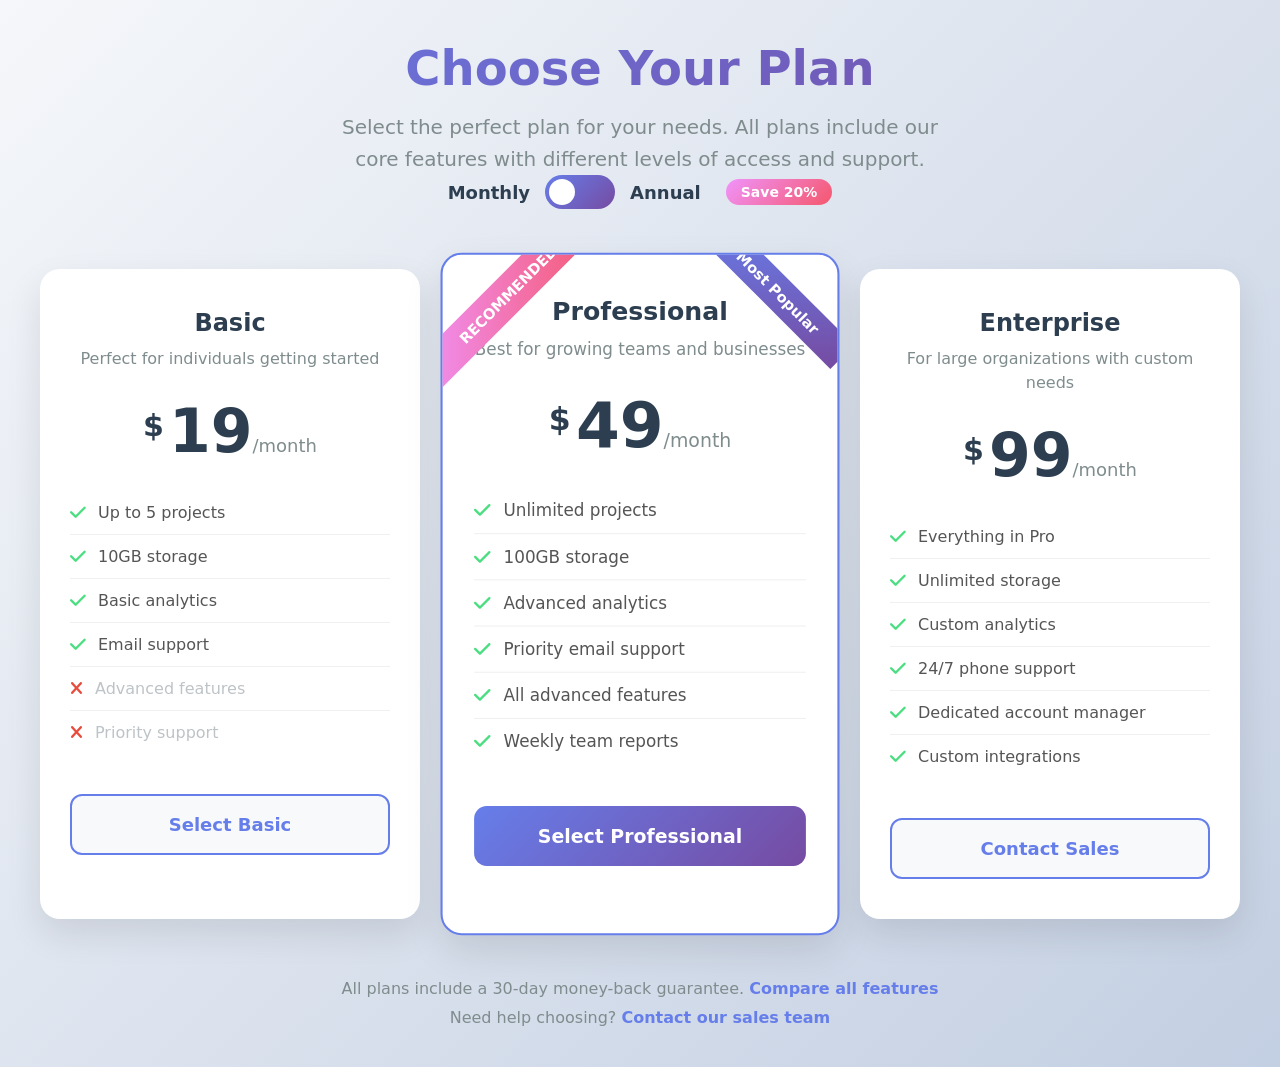
<file: Animated Pricing Card UI Design.html>
<!DOCTYPE html>
<html lang="en">
<head>
    <meta charset="UTF-8">
    <meta name="viewport" content="width=device-width, initial-scale=1.0">
    <title>Animated Pricing Cards</title>
    <link rel="stylesheet" href="https://cdnjs.cloudflare.com/ajax/libs/font-awesome/6.4.0/css/all.min.css">
    <style>
        * {
            margin: 0;
            padding: 0;
            box-sizing: border-box;
            font-family: 'Segoe UI', system-ui, sans-serif;
        }

        body {
            background: linear-gradient(135deg, #f5f7fa 0%, #c3cfe2 100%);
            min-height: 100vh;
            display: flex;
            flex-direction: column;
            justify-content: center;
            align-items: center;
            padding: 40px 20px;
        }

        .container {
            max-width: 1200px;
            width: 100%;
            text-align: center;
        }

        .header {
            margin-bottom: 60px;
        }

        h1 {
            font-size: 48px;
            color: #2c3e50;
            margin-bottom: 15px;
            background: linear-gradient(135deg, #667eea 0%, #764ba2 100%);
            -webkit-background-clip: text;
            -webkit-text-fill-color: transparent;
        }

        .subtitle {
            font-size: 20px;
            color: #7f8c8d;
            max-width: 600px;
            margin: 0 auto;
            line-height: 1.6;
        }

        .toggle-container {
            display: flex;
            align-items: center;
            justify-content: center;
            gap: 15px;
            margin-bottom: 50px;
        }

        .toggle-label {
            font-size: 18px;
            font-weight: 600;
            color: #2c3e50;
        }

        .toggle-switch {
            position: relative;
            display: inline-block;
            width: 70px;
            height: 34px;
        }

        .toggle-switch input {
            opacity: 0;
            width: 0;
            height: 0;
        }

        .toggle-slider {
            position: absolute;
            cursor: pointer;
            top: 0;
            left: 0;
            right: 0;
            bottom: 0;
            background: linear-gradient(135deg, #667eea 0%, #764ba2 100%);
            transition: .4s;
            border-radius: 34px;
        }

        .toggle-slider:before {
            position: absolute;
            content: "";
            height: 26px;
            width: 26px;
            left: 4px;
            bottom: 4px;
            background-color: white;
            transition: .4s;
            border-radius: 50%;
        }

        input:checked + .toggle-slider:before {
            transform: translateX(36px);
        }

        .discount-badge {
            background: linear-gradient(135deg, #f093fb 0%, #f5576c 100%);
            color: white;
            padding: 5px 15px;
            border-radius: 20px;
            font-size: 14px;
            font-weight: 600;
            margin-left: 10px;
            display: inline-block;
            animation: pulse 2s infinite;
        }

        .pricing-cards {
            display: grid;
            grid-template-columns: repeat(auto-fit, minmax(300px, 1fr));
            gap: 30px;
            perspective: 1000px;
        }

        .pricing-card {
            background: white;
            border-radius: 20px;
            padding: 40px 30px;
            box-shadow: 0 15px 35px rgba(0, 0, 0, 0.1);
            position: relative;
            overflow: hidden;
            transition: all 0.4s ease;
            cursor: pointer;
        }

        .pricing-card:hover {
            transform: translateY(-20px);
            box-shadow: 0 25px 50px rgba(0, 0, 0, 0.15);
        }

        .pricing-card.popular {
            transform: scale(1.05);
            border: 2px solid #667eea;
        }

        .pricing-card.popular:hover {
            transform: scale(1.05) translateY(-20px);
        }

        .popular-badge {
            position: absolute;
            top: 20px;
            right: -30px;
            background: linear-gradient(135deg, #667eea 0%, #764ba2 100%);
            color: white;
            padding: 8px 35px;
            font-size: 14px;
            font-weight: 600;
            transform: rotate(45deg);
        }

        .card-header {
            margin-bottom: 30px;
        }

        .plan-name {
            font-size: 24px;
            font-weight: 700;
            color: #2c3e50;
            margin-bottom: 10px;
        }

        .plan-description {
            color: #7f8c8d;
            font-size: 16px;
            line-height: 1.5;
        }

        .price-container {
            margin-bottom: 30px;
            position: relative;
        }

        .price {
            font-size: 60px;
            font-weight: 800;
            color: #2c3e50;
            line-height: 1;
        }

        .price .currency {
            font-size: 30px;
            vertical-align: top;
            position: relative;
            top: 10px;
            margin-right: 5px;
        }

        .price .period {
            font-size: 18px;
            color: #7f8c8d;
            font-weight: 500;
        }

        .price-annual {
            display: none;
        }

        .features {
            list-style: none;
            margin-bottom: 40px;
            text-align: left;
        }

        .feature {
            padding: 12px 0;
            border-bottom: 1px solid #f0f0f0;
            display: flex;
            align-items: center;
            gap: 12px;
            color: #555;
        }

        .feature:last-child {
            border-bottom: none;
        }

        .feature i {
            color: #4ade80;
            font-size: 18px;
        }

        .feature.disabled i {
            color: #e74c3c;
        }

        .feature.disabled {
            color: #bdc3c7;
        }

        .select-btn {
            display: block;
            width: 100%;
            padding: 18px;
            border-radius: 12px;
            font-size: 18px;
            font-weight: 600;
            cursor: pointer;
            transition: all 0.3s ease;
            border: none;
            position: relative;
            overflow: hidden;
        }

        .btn-primary {
            background: linear-gradient(135deg, #667eea 0%, #764ba2 100%);
            color: white;
        }

        .btn-secondary {
            background: #f8f9fa;
            color: #667eea;
            border: 2px solid #667eea;
        }

        .select-btn:hover {
            transform: translateY(-3px);
            box-shadow: 0 10px 20px rgba(102, 126, 234, 0.3);
        }

        .select-btn:active {
            transform: translateY(-1px);
        }

        .btn-primary:hover {
            background: linear-gradient(135deg, #5a6fd8 0%, #6a4190 100%);
        }

        .btn-secondary:hover {
            background: #667eea;
            color: white;
        }

        .ribbon {
            width: 150px;
            height: 150px;
            overflow: hidden;
            position: absolute;
            top: -10px;
            left: -10px;
        }

        .ribbon span {
            position: absolute;
            display: block;
            width: 225px;
            padding: 10px 0;
            background: linear-gradient(135deg, #f093fb 0%, #f5576c 100%);
            color: white;
            font-size: 14px;
            font-weight: 600;
            text-align: center;
            left: -40px;
            top: 30px;
            transform: rotate(-45deg);
        }

        /* Animations */
        @keyframes pulse {
            0% {
                transform: scale(1);
            }
            50% {
                transform: scale(1.05);
            }
            100% {
                transform: scale(1);
            }
        }

        @keyframes float {
            0%, 100% {
                transform: translateY(0);
            }
            50% {
                transform: translateY(-10px);
            }
        }

        .floating {
            animation: float 6s ease-in-out infinite;
        }

        .floating.delay-1 {
            animation-delay: 0.5s;
        }

        .floating.delay-2 {
            animation-delay: 1s;
        }

        /* Responsive Design */
        @media (max-width: 992px) {
            .pricing-card.popular {
                transform: scale(1);
            }
            
            .pricing-card.popular:hover {
                transform: translateY(-20px);
            }
            
            .pricing-cards {
                grid-template-columns: repeat(auto-fit, minmax(280px, 1fr));
            }
        }

        @media (max-width: 768px) {
            h1 {
                font-size: 36px;
            }
            
            .subtitle {
                font-size: 18px;
            }
            
            .pricing-cards {
                grid-template-columns: 1fr;
                max-width: 400px;
                margin: 0 auto;
            }
            
            .toggle-container {
                flex-wrap: wrap;
            }
        }

        @media (max-width: 480px) {
            .price {
                font-size: 48px;
            }
            
            .pricing-card {
                padding: 30px 20px;
            }
        }

        .footer {
            margin-top: 60px;
            color: #7f8c8d;
            font-size: 16px;
        }

        .footer a {
            color: #667eea;
            text-decoration: none;
            font-weight: 600;
        }

        .footer a:hover {
            text-decoration: underline;
        }
    </style>
</head>
<body>
    <div class="container">
        <div class="header">
            <h1>Choose Your Plan</h1>
            <p class="subtitle">Select the perfect plan for your needs. All plans include our core features with different levels of access and support.</p>
            
            <div class="toggle-container">
                <span class="toggle-label">Monthly</span>
                <label class="toggle-switch">
                    <input type="checkbox" id="billingToggle">
                    <span class="toggle-slider"></span>
                </label>
                <span class="toggle-label">Annual</span>
                <span class="discount-badge">Save 20%</span>
            </div>
        </div>

        <div class="pricing-cards">
            <!-- Basic Plan -->
            <div class="pricing-card floating">
                <div class="card-header">
                    <h3 class="plan-name">Basic</h3>
                    <p class="plan-description">Perfect for individuals getting started</p>
                </div>
                
                <div class="price-container">
                    <div class="price monthly">
                        <span class="currency">$</span>19<span class="period">/month</span>
                    </div>
                    <div class="price annual" style="display: none;">
                        <span class="currency">$</span>15<span class="period">/month</span>
                        <div style="font-size: 16px; color: #7f8c8d; margin-top: 5px;">Billed annually ($180)</div>
                    </div>
                </div>
                
                <ul class="features">
                    <li class="feature">
                        <i class="fas fa-check"></i>
                        <span>Up to 5 projects</span>
                    </li>
                    <li class="feature">
                        <i class="fas fa-check"></i>
                        <span>10GB storage</span>
                    </li>
                    <li class="feature">
                        <i class="fas fa-check"></i>
                        <span>Basic analytics</span>
                    </li>
                    <li class="feature">
                        <i class="fas fa-check"></i>
                        <span>Email support</span>
                    </li>
                    <li class="feature disabled">
                        <i class="fas fa-times"></i>
                        <span>Advanced features</span>
                    </li>
                    <li class="feature disabled">
                        <i class="fas fa-times"></i>
                        <span>Priority support</span>
                    </li>
                </ul>
                
                <button class="select-btn btn-secondary" data-plan="basic">Select Basic</button>
            </div>

            <!-- Pro Plan (Popular) -->
            <div class="pricing-card popular floating delay-1">
                <div class="popular-badge">Most Popular</div>
                <div class="ribbon">
                    <span>RECOMMENDED</span>
                </div>
                
                <div class="card-header">
                    <h3 class="plan-name">Professional</h3>
                    <p class="plan-description">Best for growing teams and businesses</p>
                </div>
                
                <div class="price-container">
                    <div class="price monthly">
                        <span class="currency">$</span>49<span class="period">/month</span>
                    </div>
                    <div class="price annual" style="display: none;">
                        <span class="currency">$</span>39<span class="period">/month</span>
                        <div style="font-size: 16px; color: #7f8c8d; margin-top: 5px;">Billed annually ($468)</div>
                    </div>
                </div>
                
                <ul class="features">
                    <li class="feature">
                        <i class="fas fa-check"></i>
                        <span>Unlimited projects</span>
                    </li>
                    <li class="feature">
                        <i class="fas fa-check"></i>
                        <span>100GB storage</span>
                    </li>
                    <li class="feature">
                        <i class="fas fa-check"></i>
                        <span>Advanced analytics</span>
                    </li>
                    <li class="feature">
                        <i class="fas fa-check"></i>
                        <span>Priority email support</span>
                    </li>
                    <li class="feature">
                        <i class="fas fa-check"></i>
                        <span>All advanced features</span>
                    </li>
                    <li class="feature">
                        <i class="fas fa-check"></i>
                        <span>Weekly team reports</span>
                    </li>
                </ul>
                
                <button class="select-btn btn-primary" data-plan="pro">Select Professional</button>
            </div>

            <!-- Enterprise Plan -->
            <div class="pricing-card floating delay-2">
                <div class="card-header">
                    <h3 class="plan-name">Enterprise</h3>
                    <p class="plan-description">For large organizations with custom needs</p>
                </div>
                
                <div class="price-container">
                    <div class="price monthly">
                        <span class="currency">$</span>99<span class="period">/month</span>
                    </div>
                    <div class="price annual" style="display: none;">
                        <span class="currency">$</span>79<span class="period">/month</span>
                        <div style="font-size: 16px; color: #7f8c8d; margin-top: 5px;">Billed annually ($948)</div>
                    </div>
                </div>
                
                <ul class="features">
                    <li class="feature">
                        <i class="fas fa-check"></i>
                        <span>Everything in Pro</span>
                    </li>
                    <li class="feature">
                        <i class="fas fa-check"></i>
                        <span>Unlimited storage</span>
                    </li>
                    <li class="feature">
                        <i class="fas fa-check"></i>
                        <span>Custom analytics</span>
                    </li>
                    <li class="feature">
                        <i class="fas fa-check"></i>
                        <span>24/7 phone support</span>
                    </li>
                    <li class="feature">
                        <i class="fas fa-check"></i>
                        <span>Dedicated account manager</span>
                    </li>
                    <li class="feature">
                        <i class="fas fa-check"></i>
                        <span>Custom integrations</span>
                    </li>
                </ul>
                
                <button class="select-btn btn-secondary" data-plan="enterprise">Contact Sales</button>
            </div>
        </div>

        <div class="footer">
            <p>All plans include a 30-day money-back guarantee. <a href="#">Compare all features</a></p>
            <p style="margin-top: 10px;">Need help choosing? <a href="#">Contact our sales team</a></p>
        </div>
    </div>

    <script>
        // Toggle between monthly and annual billing
        const billingToggle = document.getElementById('billingToggle');
        const monthlyPrices = document.querySelectorAll('.price.monthly');
        const annualPrices = document.querySelectorAll('.price.annual');
        
        billingToggle.addEventListener('change', function() {
            if (this.checked) {
                // Switch to annual pricing
                monthlyPrices.forEach(price => {
                    price.style.display = 'none';
                });
                annualPrices.forEach(price => {
                    price.style.display = 'block';
                });
                
                // Add animation to price change
                annualPrices.forEach(price => {
                    price.style.animation = 'none';
                    setTimeout(() => {
                        price.style.animation = 'pulse 0.5s ease';
                    }, 10);
                });
            } else {
                // Switch to monthly pricing
                monthlyPrices.forEach(price => {
                    price.style.display = 'block';
                });
                annualPrices.forEach(price => {
                    price.style.display = 'none';
                });
                
                // Add animation to price change
                monthlyPrices.forEach(price => {
                    price.style.animation = 'none';
                    setTimeout(() => {
                        price.style.animation = 'pulse 0.5s ease';
                    }, 10);
                });
            }
        });

        // Select plan button functionality
        const selectButtons = document.querySelectorAll('.select-btn');
        
        selectButtons.forEach(button => {
            button.addEventListener('click', function() {
                const plan = this.getAttribute('data-plan');
                const isAnnual = billingToggle.checked;
                
                // Get the price for the selected plan
                let price = '';
                if (plan === 'basic') {
                    price = isAnnual ? '$15/month' : '$19/month';
                } else if (plan === 'pro') {
                    price = isAnnual ? '$39/month' : '$49/month';
                } else if (plan === 'enterprise') {
                    price = isAnnual ? '$79/month' : '$99/month';
                }
                
                // Show confirmation with animation
                const originalText = this.innerHTML;
                this.innerHTML = '<i class="fas fa-spinner fa-spin"></i> Processing...';
                this.disabled = true;
                
                // Simulate API call
                setTimeout(() => {
                    this.innerHTML = '<i class="fas fa-check"></i> Selected!';
                    this.style.background = 'linear-gradient(135deg, #4ade80 0%, #22c55e 100%)';
                    
                    // Show confirmation message
                    const planNames = {
                        'basic': 'Basic',
                        'pro': 'Professional',
                        'enterprise': 'Enterprise'
                    };
                    
                    alert(`You have selected the ${planNames[plan]} plan at ${price} (${isAnnual ? 'Annual billing' : 'Monthly billing'}). This is a demo.`);
                    
                    // Reset button after 2 seconds
                    setTimeout(() => {
                        this.innerHTML = originalText;
                        this.disabled = false;
                        
                        if (this.classList.contains('btn-primary')) {
                            this.style.background = 'linear-gradient(135deg, #667eea 0%, #764ba2 100%)';
                        } else {
                            this.style.background = '';
                        }
                    }, 2000);
                }, 1500);
                
                // Add click animation to card
                const card = this.closest('.pricing-card');
                card.style.transform = card.style.transform + ' scale(0.95)';
                
                setTimeout(() => {
                    card.style.transform = card.style.transform.replace(' scale(0.95)', '');
                }, 300);
            });
        });

        // Add hover effects with slight delay for better UX
        const pricingCards = document.querySelectorAll('.pricing-card');
        
        pricingCards.forEach(card => {
            let hoverTimeout;
            
            card.addEventListener('mouseenter', () => {
                clearTimeout(hoverTimeout);
                hoverTimeout = setTimeout(() => {
                    card.style.transition = 'all 0.4s ease';
                }, 50);
            });
            
            card.addEventListener('mouseleave', () => {
                clearTimeout(hoverTimeout);
            });
        });

        // Add CSS animation for price change
        const style = document.createElement('style');
        style.textContent = `
            @keyframes pulse {
                0% { transform: scale(1); }
                50% { transform: scale(1.1); }
                100% { transform: scale(1); }
            }
        `;
        document.head.appendChild(style);
    </script>
</body>
</html>
</file>
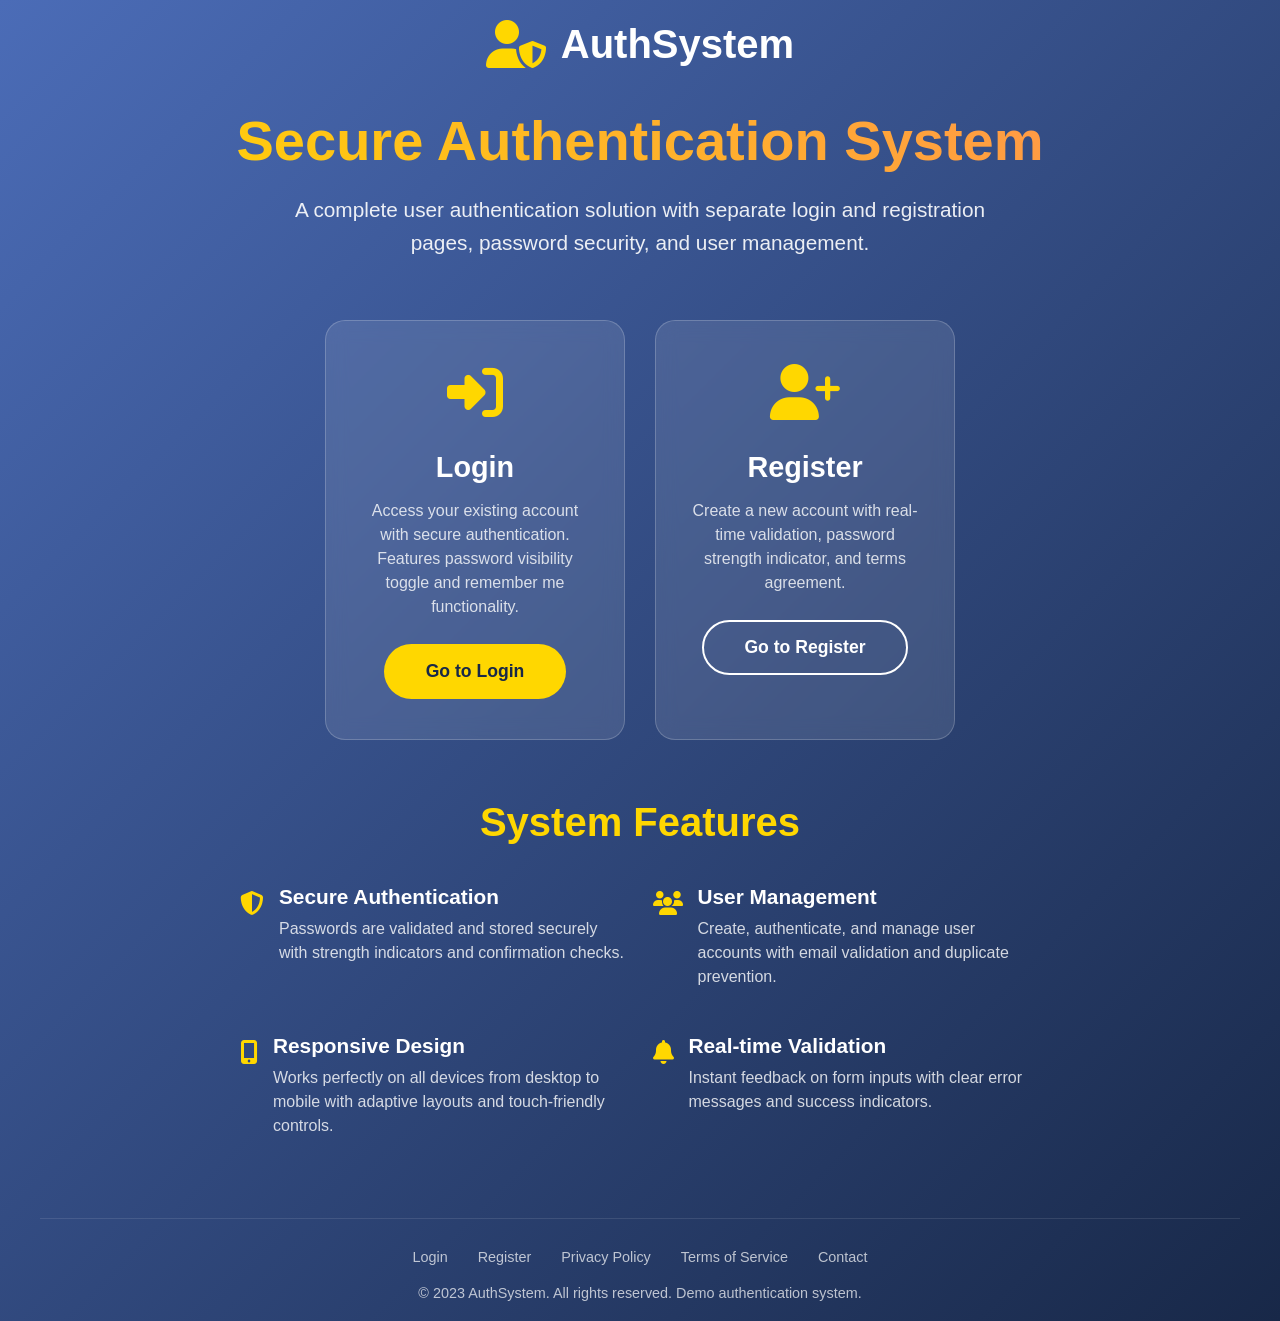
<file: AuthSystem.html>
<!DOCTYPE html>
<html lang="en">
<head>
    <meta charset="UTF-8">
    <meta name="viewport" content="width=device-width, initial-scale=1.0">
    <title>Auth System - Home</title>
    <link rel="stylesheet" href="https://cdnjs.cloudflare.com/ajax/libs/font-awesome/6.4.0/css/all.min.css">
    <style>
        * {
            margin: 0;
            padding: 0;
            box-sizing: border-box;
            font-family: 'Segoe UI', Tahoma, Geneva, Verdana, sans-serif;
        }

        body {
            background: linear-gradient(135deg, #4b6cb7 0%, #182848 100%);
            color: white;
            min-height: 100vh;
            display: flex;
            flex-direction: column;
            align-items: center;
            justify-content: center;
            padding: 20px;
            overflow-x: hidden;
        }

        .container {
            width: 100%;
            max-width: 1200px;
            margin: 0 auto;
            text-align: center;
        }

        .logo {
            display: inline-flex;
            align-items: center;
            gap: 15px;
            text-decoration: none;
            color: white;
            font-size: 2.5rem;
            font-weight: 700;
            margin-bottom: 40px;
        }

        .logo i {
            font-size: 3rem;
            color: #ffd700;
        }

        .hero {
            margin-bottom: 60px;
        }

        .hero h1 {
            font-size: 3.5rem;
            margin-bottom: 20px;
            background: linear-gradient(45deg, #ffd700, #ff8e53);
            -webkit-background-clip: text;
            background-clip: text;
            color: transparent;
        }

        .hero p {
            font-size: 1.3rem;
            max-width: 700px;
            margin: 0 auto 40px;
            opacity: 0.9;
            line-height: 1.6;
        }

        .cards {
            display: flex;
            justify-content: center;
            gap: 30px;
            margin-bottom: 60px;
            flex-wrap: wrap;
        }

        .card {
            background: rgba(255, 255, 255, 0.1);
            border-radius: 20px;
            padding: 40px 30px;
            width: 300px;
            backdrop-filter: blur(10px);
            border: 1px solid rgba(255, 255, 255, 0.2);
            transition: all 0.3s ease;
            cursor: pointer;
        }

        .card:hover {
            transform: translateY(-10px);
            background: rgba(255, 255, 255, 0.15);
            box-shadow: 0 15px 30px rgba(0, 0, 0, 0.2);
        }

        .card-icon {
            font-size: 3.5rem;
            margin-bottom: 25px;
            color: #ffd700;
        }

        .card h3 {
            font-size: 1.8rem;
            margin-bottom: 15px;
        }

        .card p {
            color: rgba(255, 255, 255, 0.8);
            margin-bottom: 25px;
            line-height: 1.5;
        }

        .btn {
            display: inline-block;
            padding: 15px 40px;
            border-radius: 30px;
            text-decoration: none;
            font-weight: 600;
            transition: all 0.3s;
            font-size: 1.1rem;
            border: 2px solid transparent;
        }

        .btn-primary {
            background: #ffd700;
            color: #182848;
        }

        .btn-primary:hover {
            background: white;
            transform: translateY(-3px);
            box-shadow: 0 10px 20px rgba(0, 0, 0, 0.2);
        }

        .btn-outline {
            background: transparent;
            color: white;
            border-color: white;
        }

        .btn-outline:hover {
            background: white;
            color: #182848;
            transform: translateY(-3px);
        }

        .features {
            max-width: 800px;
            margin: 0 auto 60px;
        }

        .features h2 {
            font-size: 2.5rem;
            margin-bottom: 40px;
            color: #ffd700;
        }

        .feature-list {
            text-align: left;
            display: grid;
            grid-template-columns: repeat(auto-fit, minmax(350px, 1fr));
            gap: 25px;
        }

        .feature-item {
            display: flex;
            align-items: flex-start;
            gap: 15px;
            margin-bottom: 20px;
        }

        .feature-icon {
            font-size: 1.5rem;
            color: #ffd700;
            margin-top: 5px;
        }

        .feature-text h4 {
            font-size: 1.3rem;
            margin-bottom: 8px;
        }

        .feature-text p {
            color: rgba(255, 255, 255, 0.8);
            line-height: 1.5;
        }

        .user-info {
            background: rgba(255, 255, 255, 0.1);
            border-radius: 15px;
            padding: 30px;
            margin-top: 40px;
            display: none;
            backdrop-filter: blur(10px);
            max-width: 500px;
            margin-left: auto;
            margin-right: auto;
        }

        .user-info.active {
            display: block;
        }

        .user-info h3 {
            color: #ffd700;
            margin-bottom: 20px;
        }

        .user-details p {
            margin-bottom: 10px;
            text-align: left;
        }

        .logout-btn {
            margin-top: 20px;
            padding: 10px 25px;
            background: #ff4757;
            color: white;
            border: none;
            border-radius: 20px;
            cursor: pointer;
            font-weight: 600;
            transition: background 0.3s;
        }

        .logout-btn:hover {
            background: #ff6b81;
        }

        footer {
            margin-top: 60px;
            padding-top: 30px;
            border-top: 1px solid rgba(255, 255, 255, 0.1);
            color: rgba(255, 255, 255, 0.7);
            font-size: 0.9rem;
        }

        .footer-links {
            display: flex;
            justify-content: center;
            gap: 30px;
            margin-bottom: 20px;
            flex-wrap: wrap;
        }

        .footer-links a {
            color: rgba(255, 255, 255, 0.7);
            text-decoration: none;
            transition: color 0.3s;
        }

        .footer-links a:hover {
            color: #ffd700;
        }

        /* Responsive styles */
        @media (max-width: 768px) {
            .hero h1 {
                font-size: 2.8rem;
            }
            
            .cards {
                flex-direction: column;
                align-items: center;
            }
            
            .card {
                width: 100%;
                max-width: 400px;
            }
            
            .feature-list {
                grid-template-columns: 1fr;
            }
        }

        @media (max-width: 576px) {
            .hero h1 {
                font-size: 2.3rem;
            }
            
            .hero p {
                font-size: 1.1rem;
            }
            
            .logo {
                font-size: 2rem;
            }
            
            .logo i {
                font-size: 2.5rem;
            }
            
            .btn {
                padding: 12px 30px;
                font-size: 1rem;
            }
        }
    </style>
</head>
<body>
    <div class="container">
        <a href="index.html" class="logo">
            <i class="fas fa-user-shield"></i>
            <span>AuthSystem</span>
        </a>
        
        <div class="hero">
            <h1>Secure Authentication System</h1>
            <p>A complete user authentication solution with separate login and registration pages, password security, and user management.</p>
            
            <div class="user-info" id="user-info">
                <h3><i class="fas fa-user-circle"></i> Currently Logged In</h3>
                <div class="user-details" id="user-details">
                    <!-- User info will be populated by JavaScript -->
                </div>
                <button class="logout-btn" id="logout-btn">
                    <i class="fas fa-sign-out-alt"></i> Logout
                </button>
            </div>
        </div>
        
        <div class="cards">
            <div class="card" onclick="window.location.href='login.html'">
                <div class="card-icon">
                    <i class="fas fa-sign-in-alt"></i>
                </div>
                <h3>Login</h3>
                <p>Access your existing account with secure authentication. Features password visibility toggle and remember me functionality.</p>
                <a href="login.html" class="btn btn-primary">Go to Login</a>
            </div>
            
            <div class="card" onclick="window.location.href='register.html'">
                <div class="card-icon">
                    <i class="fas fa-user-plus"></i>
                </div>
                <h3>Register</h3>
                <p>Create a new account with real-time validation, password strength indicator, and terms agreement.</p>
                <a href="register.html" class="btn btn-outline">Go to Register</a>
            </div>
        </div>
        
        <div class="features">
            <h2>System Features</h2>
            <div class="feature-list">
                <div class="feature-item">
                    <div class="feature-icon">
                        <i class="fas fa-shield-alt"></i>
                    </div>
                    <div class="feature-text">
                        <h4>Secure Authentication</h4>
                        <p>Passwords are validated and stored securely with strength indicators and confirmation checks.</p>
                    </div>
                </div>
                
                <div class="feature-item">
                    <div class="feature-icon">
                        <i class="fas fa-users"></i>
                    </div>
                    <div class="feature-text">
                        <h4>User Management</h4>
                        <p>Create, authenticate, and manage user accounts with email validation and duplicate prevention.</p>
                    </div>
                </div>
                
                <div class="feature-item">
                    <div class="feature-icon">
                        <i class="fas fa-mobile-alt"></i>
                    </div>
                    <div class="feature-text">
                        <h4>Responsive Design</h4>
                        <p>Works perfectly on all devices from desktop to mobile with adaptive layouts and touch-friendly controls.</p>
                    </div>
                </div>
                
                <div class="feature-item">
                    <div class="feature-icon">
                        <i class="fas fa-bell"></i>
                    </div>
                    <div class="feature-text">
                        <h4>Real-time Validation</h4>
                        <p>Instant feedback on form inputs with clear error messages and success indicators.</p>
                    </div>
                </div>
            </div>
        </div>
        
        <footer>
            <div class="footer-links">
                <a href="login.html">Login</a>
                <a href="register.html">Register</a>
                <a href="#">Privacy Policy</a>
                <a href="#">Terms of Service</a>
                <a href="#">Contact</a>
            </div>
            <p>&copy; 2023 AuthSystem. All rights reserved. Demo authentication system.</p>
        </footer>
    </div>

    <script>
        // Check if user is logged in
        function checkLoginStatus() {
            const currentUser = JSON.parse(localStorage.getItem('currentUser'));
            const userInfo = document.getElementById('user-info');
            const userDetails = document.getElementById('user-details');
            
            if (currentUser) {
                // User is logged in
                userInfo.classList.add('active');
                
                // Format login time
                const loginTime = new Date(currentUser.loginTime);
                const formattedTime = loginTime.toLocaleDateString('en-US', {
                    weekday: 'long',
                    year: 'numeric',
                    month: 'long',
                    day: 'numeric',
                    hour: '2-digit',
                    minute: '2-digit'
                });
                
                // Display user info
                userDetails.innerHTML = `
                    <p><strong>Name:</strong> ${currentUser.name}</p>
                    <p><strong>Email:</strong> ${currentUser.email}</p>
                    <p><strong>Logged in since:</strong> ${formattedTime}</p>
                `;
            } else {
                // User is not logged in
                userInfo.classList.remove('active');
            }
        }
        
        // Logout function
        document.getElementById('logout-btn').addEventListener('click', () => {
            localStorage.removeItem('currentUser');
            checkLoginStatus();
            alert('You have been logged out successfully.');
        });
        
        // Check login status on page load
        window.addEventListener('DOMContentLoaded', checkLoginStatus);
        
        // Add click animation to cards
        document.querySelectorAll('.card').forEach(card => {
            card.addEventListener('click', () => {
                card.style.transform = 'scale(0.95)';
                setTimeout(() => {
                    card.style.transform = 'translateY(-10px)';
                }, 150);
            });
        });
        
        // Add some interactive effects
        const colors = ['#ffd700', '#ff8e53', '#4b6cb7', '#182848'];
        let colorIndex = 0;
        
        setInterval(() => {
            document.querySelector('.logo i').style.color = colors[colorIndex];
            colorIndex = (colorIndex + 1) % colors.length;
        }, 2000);
    </script>
</body>
</html>
</file>
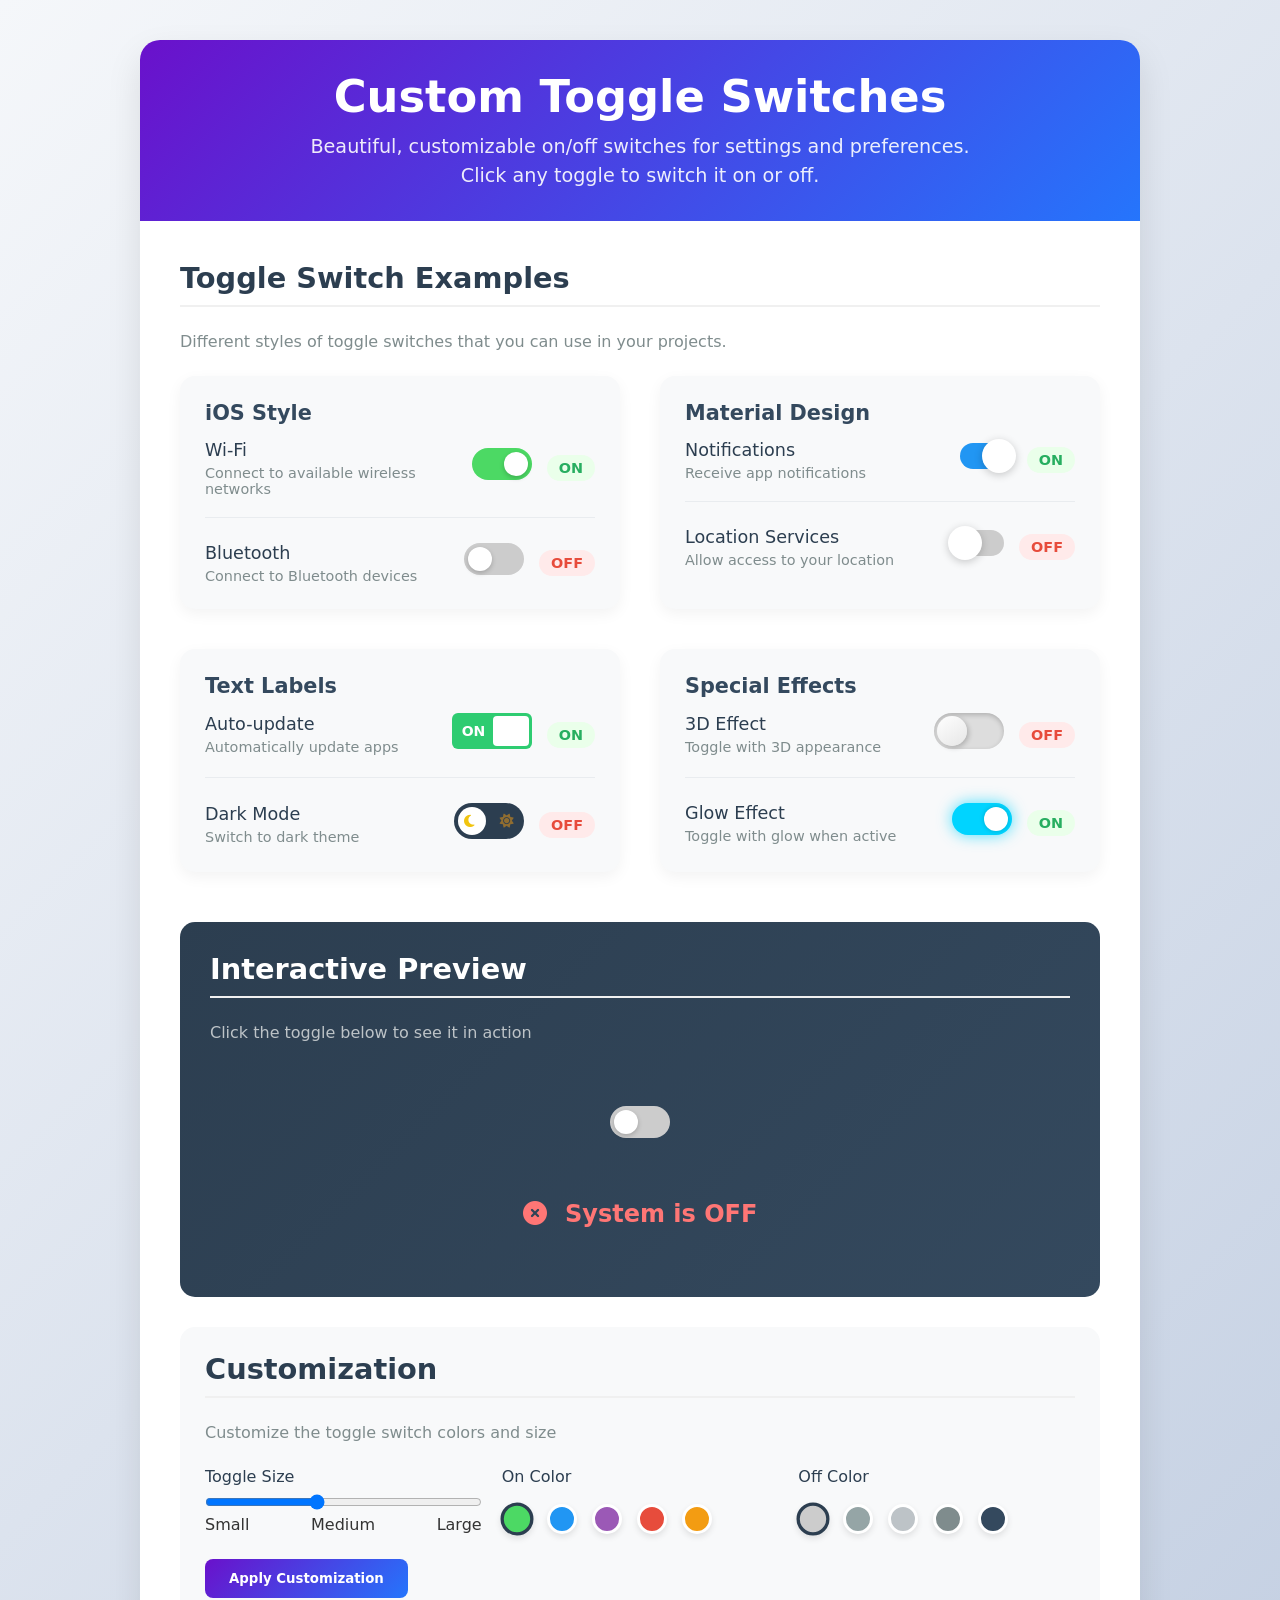
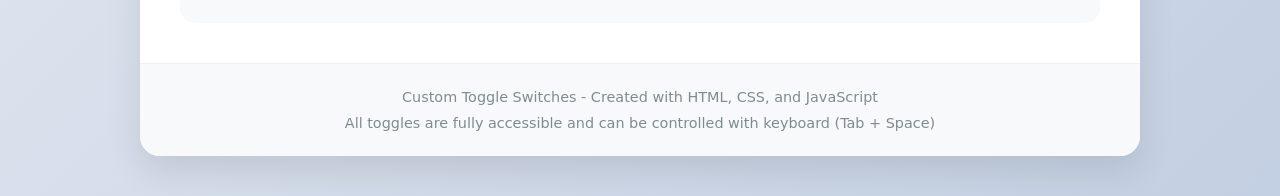
<file: Custom Toggle Switch.html>
<!DOCTYPE html>
<html lang="en">
<head>
    <meta charset="UTF-8">
    <meta name="viewport" content="width=device-width, initial-scale=1.0">
    <title>Custom Toggle Switch - Settings On/Off</title>
    <link rel="stylesheet" href="https://cdnjs.cloudflare.com/ajax/libs/font-awesome/6.4.0/css/all.min.css">
    <style>
        * {
            margin: 0;
            padding: 0;
            box-sizing: border-box;
            font-family: 'Segoe UI', system-ui, sans-serif;
        }

        body {
            background: linear-gradient(135deg, #f5f7fa 0%, #c3cfe2 100%);
            min-height: 100vh;
            display: flex;
            flex-direction: column;
            align-items: center;
            justify-content: center;
            padding: 40px 20px;
            color: #333;
        }

        .container {
            max-width: 1000px;
            width: 100%;
            background-color: white;
            border-radius: 20px;
            box-shadow: 0 15px 35px rgba(0, 0, 0, 0.1);
            overflow: hidden;
        }

        .header {
            background: linear-gradient(135deg, #6a11cb 0%, #2575fc 100%);
            color: white;
            padding: 30px;
            text-align: center;
        }

        h1 {
            font-size: 2.8rem;
            margin-bottom: 10px;
            font-weight: 700;
        }

        .subtitle {
            font-size: 1.2rem;
            opacity: 0.9;
            max-width: 700px;
            margin: 0 auto;
            line-height: 1.5;
        }

        .content {
            padding: 40px;
        }

        .section {
            margin-bottom: 50px;
        }

        h2 {
            font-size: 1.8rem;
            margin-bottom: 25px;
            color: #2c3e50;
            padding-bottom: 10px;
            border-bottom: 2px solid #f0f0f0;
        }

        h3 {
            font-size: 1.3rem;
            margin-bottom: 15px;
            color: #34495e;
        }

        .toggle-container {
            display: flex;
            flex-wrap: wrap;
            gap: 40px;
        }

        .toggle-group {
            flex: 1;
            min-width: 300px;
            background: #f8f9fa;
            border-radius: 15px;
            padding: 25px;
            box-shadow: 0 5px 15px rgba(0, 0, 0, 0.05);
            transition: transform 0.3s;
        }

        .toggle-group:hover {
            transform: translateY(-5px);
        }

        /* Base Toggle Switch Styles */
        .toggle-wrapper {
            display: flex;
            align-items: center;
            justify-content: space-between;
            margin-bottom: 25px;
            padding-bottom: 20px;
            border-bottom: 1px solid #e9ecef;
        }

        .toggle-wrapper:last-child {
            margin-bottom: 0;
            padding-bottom: 0;
            border-bottom: none;
        }

        .toggle-label {
            flex: 1;
            font-size: 1.1rem;
            font-weight: 500;
            color: #2c3e50;
        }

        .toggle-description {
            font-size: 0.9rem;
            color: #7f8c8d;
            margin-top: 5px;
        }

        /* Custom Checkbox/Toggle Switch */
        .toggle-checkbox {
            display: none;
        }

        .toggle-switch {
            position: relative;
            display: inline-block;
            cursor: pointer;
            transition: all 0.3s ease;
        }

        /* Style 1: Modern iOS Style */
        .ios-toggle {
            width: 60px;
            height: 32px;
        }

        .ios-toggle .slider {
            position: absolute;
            top: 0;
            left: 0;
            right: 0;
            bottom: 0;
            background-color: #ccc;
            border-radius: 34px;
            transition: .4s;
        }

        .ios-toggle .slider:before {
            position: absolute;
            content: "";
            height: 24px;
            width: 24px;
            left: 4px;
            bottom: 4px;
            background-color: white;
            border-radius: 50%;
            transition: .4s;
            box-shadow: 0 2px 5px rgba(0, 0, 0, 0.2);
        }

        .toggle-checkbox:checked + .ios-toggle .slider {
            background-color: #4cd964;
        }

        .toggle-checkbox:checked + .ios-toggle .slider:before {
            transform: translateX(28px);
        }

        /* Style 2: Material Design Style */
        .material-toggle {
            width: 52px;
            height: 26px;
        }

        .material-toggle .slider {
            position: absolute;
            top: 0;
            left: 0;
            right: 0;
            bottom: 0;
            background-color: #ccc;
            border-radius: 34px;
            transition: .4s;
        }

        .material-toggle .slider:before {
            position: absolute;
            content: "";
            height: 34px;
            width: 34px;
            left: -4px;
            bottom: -4px;
            background-color: white;
            border-radius: 50%;
            transition: .4s;
            box-shadow: 0 2px 8px rgba(0, 0, 0, 0.2);
        }

        .toggle-checkbox:checked + .material-toggle .slider {
            background-color: #2196F3;
        }

        .toggle-checkbox:checked + .material-toggle .slider:before {
            transform: translateX(26px);
        }

        /* Style 3: On/Off Text Style */
        .text-toggle {
            width: 80px;
            height: 36px;
        }

        .text-toggle .slider {
            position: absolute;
            top: 0;
            left: 0;
            right: 0;
            bottom: 0;
            background-color: #e74c3c;
            border-radius: 6px;
            transition: .4s;
            display: flex;
            align-items: center;
            justify-content: space-between;
            padding: 0 10px;
            font-weight: 600;
            font-size: 14px;
            color: white;
            overflow: hidden;
        }

        .text-toggle .slider:before {
            position: absolute;
            content: "";
            height: 30px;
            width: 36px;
            left: 3px;
            bottom: 3px;
            background-color: white;
            border-radius: 4px;
            transition: .4s;
            z-index: 1;
        }

        .text-toggle .on-text, .text-toggle .off-text {
            z-index: 2;
            transition: opacity 0.3s;
        }

        .text-toggle .on-text {
            opacity: 0;
        }

        .text-toggle .off-text {
            opacity: 1;
        }

        .toggle-checkbox:checked + .text-toggle .slider {
            background-color: #2ecc71;
        }

        .toggle-checkbox:checked + .text-toggle .slider:before {
            transform: translateX(38px);
        }

        .toggle-checkbox:checked + .text-toggle .on-text {
            opacity: 1;
        }

        .toggle-checkbox:checked + .text-toggle .off-text {
            opacity: 0;
        }

        /* Style 4: Dark Mode Toggle */
        .dark-toggle {
            width: 70px;
            height: 36px;
        }

        .dark-toggle .slider {
            position: absolute;
            top: 0;
            left: 0;
            right: 0;
            bottom: 0;
            background-color: #2c3e50;
            border-radius: 34px;
            transition: .4s;
            display: flex;
            align-items: center;
            padding: 0 8px;
        }

        .dark-toggle .slider:before {
            position: absolute;
            content: "";
            height: 28px;
            width: 28px;
            left: 4px;
            bottom: 4px;
            background-color: white;
            border-radius: 50%;
            transition: .4s;
            display: flex;
            align-items: center;
            justify-content: center;
            font-size: 14px;
        }

        .dark-toggle .moon-icon, .dark-toggle .sun-icon {
            position: absolute;
            transition: opacity 0.3s;
            font-size: 14px;
        }

        .dark-toggle .moon-icon {
            left: 10px;
            color: #f1c40f;
            opacity: 1;
        }

        .dark-toggle .sun-icon {
            right: 10px;
            color: #f39c12;
            opacity: 0.5;
        }

        .toggle-checkbox:checked + .dark-toggle .slider:before {
            transform: translateX(34px);
        }

        .toggle-checkbox:checked + .dark-toggle .moon-icon {
            opacity: 0.5;
        }

        .toggle-checkbox:checked + .dark-toggle .sun-icon {
            opacity: 1;
        }

        /* Style 5: 3D Toggle */
        .toggle-3d {
            width: 70px;
            height: 36px;
        }

        .toggle-3d .slider {
            position: absolute;
            top: 0;
            left: 0;
            right: 0;
            bottom: 0;
            background-color: #ddd;
            border-radius: 34px;
            transition: .4s;
            box-shadow: inset 0 2px 5px rgba(0, 0, 0, 0.2);
        }

        .toggle-3d .slider:before {
            position: absolute;
            content: "";
            height: 30px;
            width: 30px;
            left: 3px;
            bottom: 3px;
            background: linear-gradient(145deg, #ffffff, #e6e6e6);
            border-radius: 50%;
            transition: .4s;
            box-shadow: 2px 2px 5px rgba(0, 0, 0, 0.2);
        }

        .toggle-checkbox:checked + .toggle-3d .slider {
            background-color: #3498db;
        }

        .toggle-checkbox:checked + .toggle-3d .slider:before {
            transform: translateX(34px);
            box-shadow: -2px 2px 5px rgba(0, 0, 0, 0.2);
        }

        /* Style 6: Glow Toggle */
        .glow-toggle {
            width: 60px;
            height: 32px;
        }

        .glow-toggle .slider {
            position: absolute;
            top: 0;
            left: 0;
            right: 0;
            bottom: 0;
            background-color: #ccc;
            border-radius: 34px;
            transition: .4s;
        }

        .glow-toggle .slider:before {
            position: absolute;
            content: "";
            height: 24px;
            width: 24px;
            left: 4px;
            bottom: 4px;
            background-color: white;
            border-radius: 50%;
            transition: .4s;
            box-shadow: 0 0 5px rgba(0, 0, 0, 0.2);
        }

        .toggle-checkbox:checked + .glow-toggle .slider {
            background-color: #00d4ff;
            box-shadow: 0 0 15px rgba(0, 212, 255, 0.7);
        }

        .toggle-checkbox:checked + .glow-toggle .slider:before {
            transform: translateX(28px);
        }

        /* Status Display */
        .status {
            font-size: 0.9rem;
            padding: 5px 12px;
            border-radius: 20px;
            font-weight: 600;
            margin-left: 15px;
        }

        .status-off {
            background-color: #ffeaea;
            color: #e74c3c;
        }

        .status-on {
            background-color: #eaffea;
            color: #27ae60;
        }

        /* Preview Panel */
        .preview-panel {
            background: linear-gradient(135deg, #2c3e50 0%, #34495e 100%);
            border-radius: 15px;
            padding: 30px;
            color: white;
            margin-top: 20px;
        }

        .preview-content {
            display: flex;
            flex-direction: column;
            align-items: center;
            justify-content: center;
            min-height: 200px;
        }

        .preview-toggle {
            margin-bottom: 30px;
        }

        .preview-status {
            font-size: 1.5rem;
            font-weight: 600;
            text-align: center;
            margin-top: 20px;
        }

        .preview-status i {
            margin-right: 10px;
        }

        .preview-status.off {
            color: #ff7675;
        }

        .preview-status.on {
            color: #55efc4;
        }

        /* Customization Controls */
        .customization {
            background-color: #f8f9fa;
            border-radius: 15px;
            padding: 25px;
            margin-top: 30px;
        }

        .controls {
            display: grid;
            grid-template-columns: repeat(auto-fill, minmax(250px, 1fr));
            gap: 20px;
            margin-top: 20px;
        }

        .control-group {
            display: flex;
            flex-direction: column;
        }

        label {
            font-weight: 500;
            margin-bottom: 8px;
            color: #2c3e50;
        }

        input[type="range"] {
            width: 100%;
        }

        .color-picker {
            display: flex;
            gap: 15px;
            margin-top: 10px;
        }

        .color-option {
            width: 30px;
            height: 30px;
            border-radius: 50%;
            cursor: pointer;
            border: 3px solid white;
            box-shadow: 0 3px 6px rgba(0, 0, 0, 0.1);
            transition: transform 0.2s;
        }

        .color-option:hover {
            transform: scale(1.1);
        }

        .color-option.active {
            border-color: #2c3e50;
            transform: scale(1.1);
        }

        /* Footer */
        .footer {
            text-align: center;
            padding: 25px;
            color: #7f8c8d;
            font-size: 0.9rem;
            border-top: 1px solid #eee;
            background-color: #f8f9fa;
        }

        .footer a {
            color: #6a11cb;
            text-decoration: none;
            font-weight: 600;
        }

        .footer a:hover {
            text-decoration: underline;
        }

        /* Responsive Design */
        @media (max-width: 768px) {
            h1 {
                font-size: 2.2rem;
            }
            
            .content {
                padding: 25px;
            }
            
            .toggle-group {
                min-width: 100%;
            }
            
            .controls {
                grid-template-columns: 1fr;
            }
        }

        @media (max-width: 480px) {
            h1 {
                font-size: 1.8rem;
            }
            
            h2 {
                font-size: 1.5rem;
            }
            
            .header {
                padding: 20px;
            }
        }
    </style>
</head>
<body>
    <div class="container">
        <div class="header">
            <h1>Custom Toggle Switches</h1>
            <p class="subtitle">Beautiful, customizable on/off switches for settings and preferences. Click any toggle to switch it on or off.</p>
        </div>
        
        <div class="content">
            <div class="section">
                <h2>Toggle Switch Examples</h2>
                <p style="margin-bottom: 25px; color: #7f8c8d;">Different styles of toggle switches that you can use in your projects.</p>
                
                <div class="toggle-container">
                    <div class="toggle-group">
                        <h3>iOS Style</h3>
                        <div class="toggle-wrapper">
                            <div class="toggle-label">
                                Wi-Fi
                                <div class="toggle-description">Connect to available wireless networks</div>
                            </div>
                            <input type="checkbox" id="toggle1" class="toggle-checkbox" checked>
                            <label for="toggle1" class="toggle-switch ios-toggle">
                                <span class="slider"></span>
                            </label>
                            <span class="status status-on">ON</span>
                        </div>
                        
                        <div class="toggle-wrapper">
                            <div class="toggle-label">
                                Bluetooth
                                <div class="toggle-description">Connect to Bluetooth devices</div>
                            </div>
                            <input type="checkbox" id="toggle2" class="toggle-checkbox">
                            <label for="toggle2" class="toggle-switch ios-toggle">
                                <span class="slider"></span>
                            </label>
                            <span class="status status-off">OFF</span>
                        </div>
                    </div>
                    
                    <div class="toggle-group">
                        <h3>Material Design</h3>
                        <div class="toggle-wrapper">
                            <div class="toggle-label">
                                Notifications
                                <div class="toggle-description">Receive app notifications</div>
                            </div>
                            <input type="checkbox" id="toggle3" class="toggle-checkbox" checked>
                            <label for="toggle3" class="toggle-switch material-toggle">
                                <span class="slider"></span>
                            </label>
                            <span class="status status-on">ON</span>
                        </div>
                        
                        <div class="toggle-wrapper">
                            <div class="toggle-label">
                                Location Services
                                <div class="toggle-description">Allow access to your location</div>
                            </div>
                            <input type="checkbox" id="toggle4" class="toggle-checkbox">
                            <label for="toggle4" class="toggle-switch material-toggle">
                                <span class="slider"></span>
                            </label>
                            <span class="status status-off">OFF</span>
                        </div>
                    </div>
                    
                    <div class="toggle-group">
                        <h3>Text Labels</h3>
                        <div class="toggle-wrapper">
                            <div class="toggle-label">
                                Auto-update
                                <div class="toggle-description">Automatically update apps</div>
                            </div>
                            <input type="checkbox" id="toggle5" class="toggle-checkbox" checked>
                            <label for="toggle5" class="toggle-switch text-toggle">
                                <span class="slider">
                                    <span class="on-text">ON</span>
                                    <span class="off-text">OFF</span>
                                </span>
                            </label>
                            <span class="status status-on">ON</span>
                        </div>
                        
                        <div class="toggle-wrapper">
                            <div class="toggle-label">
                                Dark Mode
                                <div class="toggle-description">Switch to dark theme</div>
                            </div>
                            <input type="checkbox" id="toggle6" class="toggle-checkbox">
                            <label for="toggle6" class="toggle-switch dark-toggle">
                                <span class="slider">
                                    <i class="fas fa-moon moon-icon"></i>
                                    <i class="fas fa-sun sun-icon"></i>
                                </span>
                            </label>
                            <span class="status status-off">OFF</span>
                        </div>
                    </div>
                    
                    <div class="toggle-group">
                        <h3>Special Effects</h3>
                        <div class="toggle-wrapper">
                            <div class="toggle-label">
                                3D Effect
                                <div class="toggle-description">Toggle with 3D appearance</div>
                            </div>
                            <input type="checkbox" id="toggle7" class="toggle-checkbox">
                            <label for="toggle7" class="toggle-switch toggle-3d">
                                <span class="slider"></span>
                            </label>
                            <span class="status status-off">OFF</span>
                        </div>
                        
                        <div class="toggle-wrapper">
                            <div class="toggle-label">
                                Glow Effect
                                <div class="toggle-description">Toggle with glow when active</div>
                            </div>
                            <input type="checkbox" id="toggle8" class="toggle-checkbox" checked>
                            <label for="toggle8" class="toggle-switch glow-toggle">
                                <span class="slider"></span>
                            </label>
                            <span class="status status-on">ON</span>
                        </div>
                    </div>
                </div>
            </div>
            
            <div class="preview-panel">
                <h2 style="color: white;">Interactive Preview</h2>
                <p style="margin-bottom: 25px; color: #bdc3c7;">Click the toggle below to see it in action</p>
                
                <div class="preview-content">
                    <div class="preview-toggle">
                        <input type="checkbox" id="previewToggle" class="toggle-checkbox">
                        <label for="previewToggle" class="toggle-switch ios-toggle">
                            <span class="slider"></span>
                        </label>
                    </div>
                    
                    <div class="preview-status off" id="previewStatus">
                        <i class="fas fa-times-circle"></i> System is OFF
                    </div>
                </div>
            </div>
            
            <div class="customization">
                <h2>Customization</h2>
                <p style="margin-bottom: 25px; color: #7f8c8d;">Customize the toggle switch colors and size</p>
                
                <div class="controls">
                    <div class="control-group">
                        <label for="toggleSize">Toggle Size</label>
                        <input type="range" id="toggleSize" min="20" max="50" value="32">
                        <div style="display: flex; justify-content: space-between; margin-top: 5px;">
                            <span>Small</span>
                            <span>Medium</span>
                            <span>Large</span>
                        </div>
                    </div>
                    
                    <div class="control-group">
                        <label>On Color</label>
                        <div class="color-picker">
                            <div class="color-option active" style="background-color: #4cd964;" data-color="#4cd964"></div>
                            <div class="color-option" style="background-color: #2196F3;" data-color="#2196F3"></div>
                            <div class="color-option" style="background-color: #9b59b6;" data-color="#9b59b6"></div>
                            <div class="color-option" style="background-color: #e74c3c;" data-color="#e74c3c"></div>
                            <div class="color-option" style="background-color: #f39c12;" data-color="#f39c12"></div>
                        </div>
                    </div>
                    
                    <div class="control-group">
                        <label>Off Color</label>
                        <div class="color-picker">
                            <div class="color-option active" style="background-color: #ccc;" data-color="#ccc"></div>
                            <div class="color-option" style="background-color: #95a5a6;" data-color="#95a5a6"></div>
                            <div class="color-option" style="background-color: #bdc3c7;" data-color="#bdc3c7"></div>
                            <div class="color-option" style="background-color: #7f8c8d;" data-color="#7f8c8d"></div>
                            <div class="color-option" style="background-color: #34495e;" data-color="#34495e"></div>
                        </div>
                    </div>
                </div>
                
                <button id="applyCustomization" style="margin-top: 25px; padding: 12px 24px; background: linear-gradient(135deg, #6a11cb 0%, #2575fc 100%); color: white; border: none; border-radius: 8px; font-weight: 600; cursor: pointer; transition: transform 0.3s;">
                    Apply Customization
                </button>
            </div>
        </div>
        
        <div class="footer">
            <p>Custom Toggle Switches - Created with HTML, CSS, and JavaScript</p>
            <p style="margin-top: 10px;">All toggles are fully accessible and can be controlled with keyboard (Tab + Space)</p>
        </div>
    </div>

    <script>
        // Initialize all toggle switches
        document.addEventListener('DOMContentLoaded', function() {
            // Get all toggle checkboxes
            const toggles = document.querySelectorAll('.toggle-checkbox');
            const previewToggle = document.getElementById('previewToggle');
            const previewStatus = document.getElementById('previewStatus');
            
            // Update status indicators when toggles change
            toggles.forEach(toggle => {
                // Set initial status
                updateToggleStatus(toggle);
                
                // Add event listener for changes
                toggle.addEventListener('change', function() {
                    updateToggleStatus(this);
                    
                    // If this is the preview toggle, update preview status
                    if (this.id === 'previewToggle') {
                        if (this.checked) {
                            previewStatus.innerHTML = '<i class="fas fa-check-circle"></i> System is ON';
                            previewStatus.className = 'preview-status on';
                        } else {
                            previewStatus.innerHTML = '<i class="fas fa-times-circle"></i> System is OFF';
                            previewStatus.className = 'preview-status off';
                        }
                    }
                });
            });
            
            // Customization functionality
            const toggleSize = document.getElementById('toggleSize');
            const colorOptions = document.querySelectorAll('.color-option');
            const applyButton = document.getElementById('applyCustomization');
            
            // Color picker selection
            colorOptions.forEach(option => {
                option.addEventListener('click', function() {
                    // Remove active class from all options in the same group
                    const parent = this.parentElement;
                    parent.querySelectorAll('.color-option').forEach(opt => {
                        opt.classList.remove('active');
                    });
                    
                    // Add active class to clicked option
                    this.classList.add('active');
                });
            });
            
            // Apply customization
            applyButton.addEventListener('click', function() {
                // Get selected colors
                const onColor = document.querySelector('.control-group:nth-child(2) .color-option.active').getAttribute('data-color');
                const offColor = document.querySelector('.control-group:nth-child(3) .color-option.active').getAttribute('data-color');
                
                // Get size value
                const size = toggleSize.value;
                
                // Apply to all iOS toggles (for demo purposes)
                const iosToggles = document.querySelectorAll('.ios-toggle');
                iosToggles.forEach(toggle => {
                    const slider = toggle.querySelector('.slider');
                    
                    // Update CSS variables or inline styles
                    slider.style.setProperty('--on-color', onColor);
                    slider.style.setProperty('--off-color', offColor);
                    
                    // Update checked state color
                    const checkbox = toggle.previousElementSibling;
                    if (checkbox.checked) {
                        slider.style.backgroundColor = onColor;
                    } else {
                        slider.style.backgroundColor = offColor;
                    }
                    
                    // Update size
                    toggle.style.width = (size * 1.875) + 'px';
                    toggle.style.height = size + 'px';
                    
                    // Update slider size
                    const sliderBefore = slider.style;
                    sliderBefore.setProperty('height', (size - 8) + 'px');
                    sliderBefore.setProperty('width', (size - 8) + 'px');
                    sliderBefore.setProperty('bottom', '4px');
                    
                    // Update position for checked state
                    if (checkbox.checked) {
                        sliderBefore.setProperty('transform', `translateX(${size * 0.875}px)`);
                    }
                });
                
                // Show confirmation
                applyButton.innerHTML = '<i class="fas fa-check"></i> Applied!';
                applyButton.style.background = 'linear-gradient(135deg, #2ecc71 0%, #27ae60 100%)';
                
                setTimeout(() => {
                    applyButton.innerHTML = 'Apply Customization';
                    applyButton.style.background = 'linear-gradient(135deg, #6a11cb 0%, #2575fc 100%)';
                }, 2000);
            });
            
            // Function to update toggle status indicator
            function updateToggleStatus(toggle) {
                const statusElement = toggle.parentElement.querySelector('.status');
                if (statusElement) {
                    if (toggle.checked) {
                        statusElement.textContent = 'ON';
                        statusElement.className = 'status status-on';
                    } else {
                        statusElement.textContent = 'OFF';
                        statusElement.className = 'status status-off';
                    }
                }
            }
            
            // Add keyboard accessibility
            toggles.forEach(toggle => {
                toggle.addEventListener('keydown', function(e) {
                    if (e.key === 'Enter' || e.key === ' ') {
                        e.preventDefault();
                        this.checked = !this.checked;
                        this.dispatchEvent(new Event('change'));
                    }
                });
            });
            
            // Simulate some toggles being changed automatically (for demo)
            setTimeout(() => {
                const randomToggle = document.getElementById('toggle6');
                randomToggle.checked = true;
                randomToggle.dispatchEvent(new Event('change'));
                
                // Update dark mode icon
                const darkToggle = randomToggle.nextElementSibling;
                const moonIcon = darkToggle.querySelector('.moon-icon');
                const sunIcon = darkToggle.querySelector('.sun-icon');
                
                if (moonIcon && sunIcon) {
                    moonIcon.style.opacity = '0.5';
                    sunIcon.style.opacity = '1';
                }
            }, 1500);
        });
    </script>
</body>
</html>
</file>
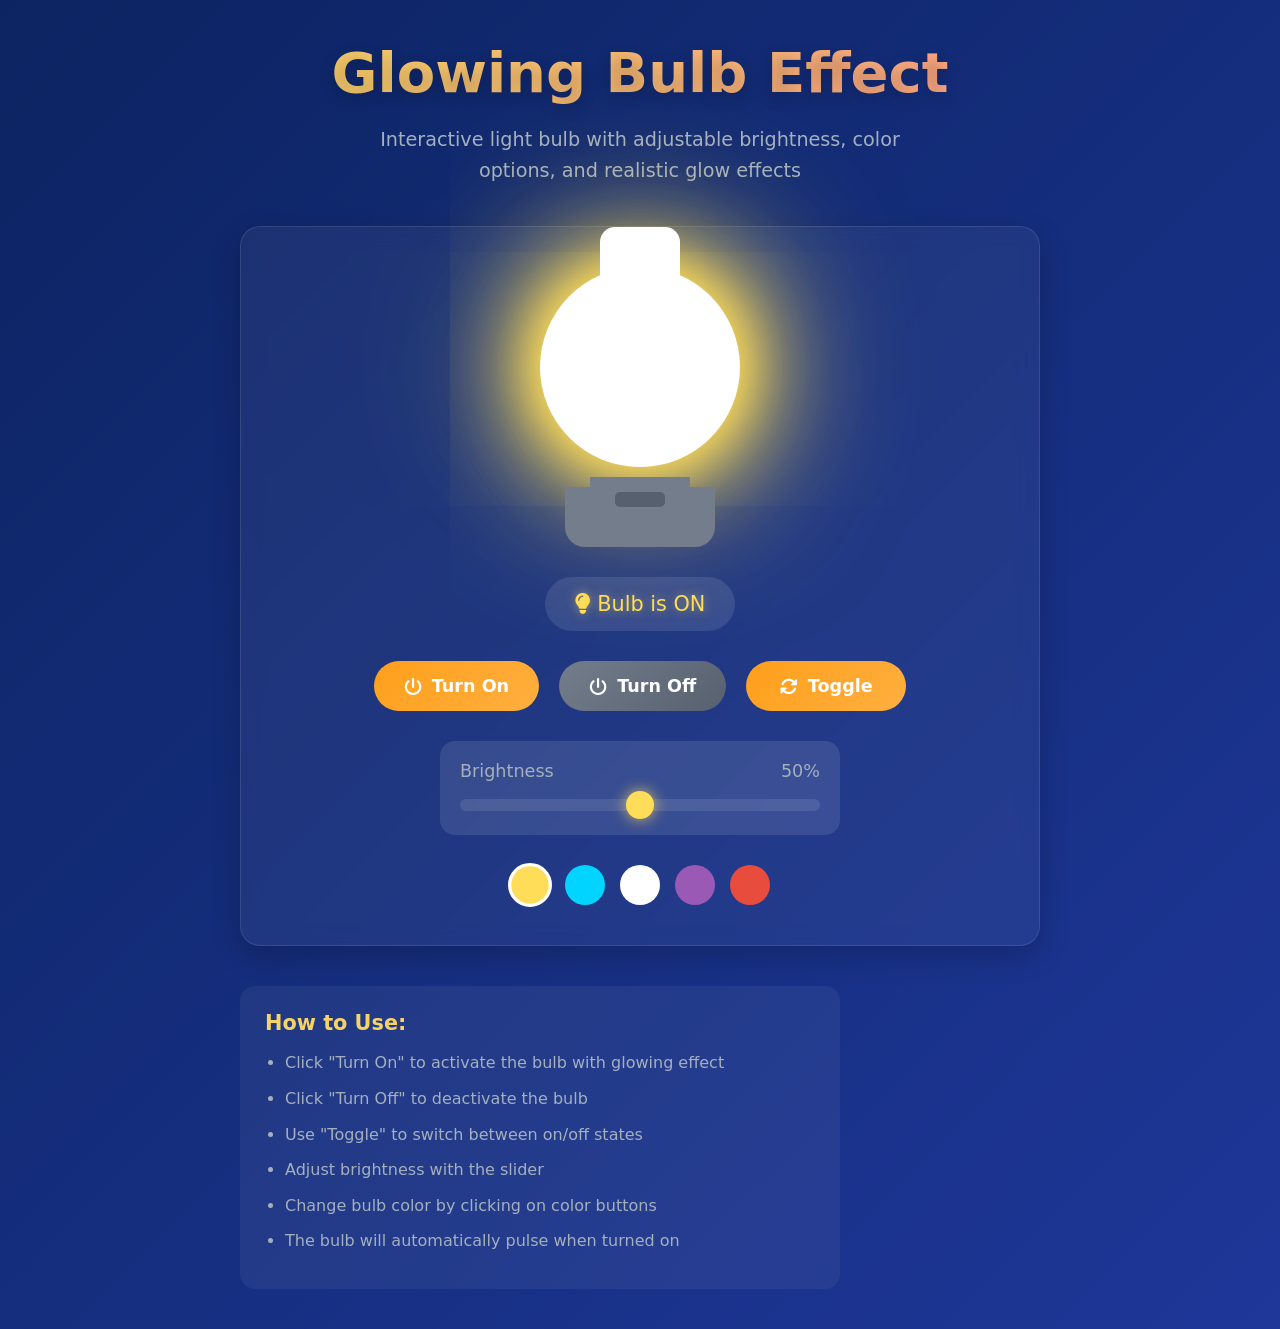
<file: Glowing Bulb Effect.html>
<!DOCTYPE html>
<html lang="en">
<head>
    <meta charset="UTF-8">
    <meta name="viewport" content="width=device-width, initial-scale=1.0">
    <title>Glowing Bulb Effect</title>
    <link rel="stylesheet" href="https://cdnjs.cloudflare.com/ajax/libs/font-awesome/6.4.0/css/all.min.css">
    <style>
        * {
            margin: 0;
            padding: 0;
            box-sizing: border-box;
            font-family: 'Segoe UI', system-ui, sans-serif;
        }

        body {
            background: linear-gradient(135deg, #0c2461 0%, #1e3799 100%);
            min-height: 100vh;
            display: flex;
            flex-direction: column;
            align-items: center;
            justify-content: center;
            color: white;
            padding: 40px 20px;
        }

        .container {
            max-width: 800px;
            width: 100%;
            text-align: center;
        }

        h1 {
            font-size: 3.5rem;
            margin-bottom: 20px;
            background: linear-gradient(135deg, #f6d365 0%, #fda085 100%);
            -webkit-background-clip: text;
            -webkit-text-fill-color: transparent;
            text-shadow: 0 5px 15px rgba(0, 0, 0, 0.2);
        }

        .subtitle {
            font-size: 1.2rem;
            color: #a4b0be;
            max-width: 600px;
            margin: 0 auto 40px;
            line-height: 1.6;
        }

        .bulb-area {
            display: flex;
            flex-direction: column;
            align-items: center;
            justify-content: center;
            padding: 40px;
            background: rgba(255, 255, 255, 0.05);
            backdrop-filter: blur(10px);
            border-radius: 20px;
            box-shadow: 0 10px 30px rgba(0, 0, 0, 0.2);
            border: 1px solid rgba(255, 255, 255, 0.1);
            margin-bottom: 40px;
        }

        .bulb {
            width: 200px;
            height: 200px;
            background: #f1f2f6;
            border-radius: 50%;
            position: relative;
            margin-bottom: 30px;
            transition: all 0.5s ease;
            box-shadow: 0 0 0 rgba(255, 255, 255, 0);
        }

        .bulb.on {
            background: #fff;
            box-shadow: 
                0 0 50px #ffdd59,
                0 0 100px #ffdd59,
                0 0 150px #ffdd59,
                0 0 200px #ffdd59;
            animation: glow 2s ease-in-out infinite;
        }

        .bulb::before {
            content: '';
            position: absolute;
            top: -40px;
            left: 50%;
            transform: translateX(-50%);
            width: 80px;
            height: 50px;
            background: #f1f2f6;
            border-radius: 15px 15px 0 0;
        }

        .bulb.on::before {
            background: #fff;
        }

        .bulb::after {
            content: '';
            position: absolute;
            bottom: -60px;
            left: 50%;
            transform: translateX(-50%);
            width: 100px;
            height: 50px;
            background: #747d8c;
            border-radius: 0 0 15px 15px;
        }

        .bulb-base {
            width: 150px;
            height: 60px;
            background: #747d8c;
            margin-top: -10px;
            border-radius: 0 0 20px 20px;
            position: relative;
            z-index: 2;
        }

        .bulb-base::after {
            content: '';
            position: absolute;
            top: 5px;
            left: 50%;
            transform: translateX(-50%);
            width: 50px;
            height: 15px;
            background: #57606f;
            border-radius: 5px;
        }

        .controls {
            display: flex;
            flex-wrap: wrap;
            gap: 20px;
            justify-content: center;
            margin-top: 30px;
        }

        .control-btn {
            padding: 15px 30px;
            background: linear-gradient(135deg, #ff9f1a 0%, #ffaf40 100%);
            border: none;
            border-radius: 50px;
            color: white;
            font-weight: 600;
            font-size: 1.1rem;
            cursor: pointer;
            transition: all 0.3s;
            display: flex;
            align-items: center;
            gap: 10px;
            min-width: 160px;
            justify-content: center;
        }

        .control-btn:hover {
            transform: translateY(-5px);
            box-shadow: 0 15px 30px rgba(255, 159, 26, 0.4);
        }

        .control-btn.off {
            background: linear-gradient(135deg, #747d8c 0%, #57606f 100%);
        }

        .control-btn.off:hover {
            box-shadow: 0 15px 30px rgba(116, 125, 140, 0.4);
        }

        .brightness-control {
            width: 100%;
            max-width: 400px;
            margin-top: 30px;
            padding: 20px;
            background: rgba(255, 255, 255, 0.1);
            border-radius: 15px;
        }

        .brightness-label {
            display: flex;
            justify-content: space-between;
            margin-bottom: 15px;
            font-size: 1.1rem;
            color: #a4b0be;
        }

        .brightness-slider {
            width: 100%;
            height: 12px;
            -webkit-appearance: none;
            appearance: none;
            background: rgba(255, 255, 255, 0.1);
            border-radius: 10px;
            outline: none;
        }

        .brightness-slider::-webkit-slider-thumb {
            -webkit-appearance: none;
            appearance: none;
            width: 28px;
            height: 28px;
            border-radius: 50%;
            background: #ffdd59;
            cursor: pointer;
            box-shadow: 0 0 15px rgba(255, 221, 89, 0.8);
        }

        .brightness-slider::-moz-range-thumb {
            width: 28px;
            height: 28px;
            border-radius: 50%;
            background: #ffdd59;
            cursor: pointer;
            box-shadow: 0 0 15px rgba(255, 221, 89, 0.8);
            border: none;
        }

        .status {
            margin-top: 30px;
            font-size: 1.3rem;
            padding: 15px 30px;
            border-radius: 50px;
            background: rgba(255, 255, 255, 0.1);
            display: inline-block;
        }

        .status.on {
            color: #ffdd59;
            text-shadow: 0 0 10px rgba(255, 221, 89, 0.5);
        }

        .status.off {
            color: #a4b0be;
        }

        .color-controls {
            display: flex;
            gap: 15px;
            margin-top: 30px;
            flex-wrap: wrap;
            justify-content: center;
        }

        .color-btn {
            width: 40px;
            height: 40px;
            border-radius: 50%;
            border: 3px solid transparent;
            cursor: pointer;
            transition: transform 0.3s, border-color 0.3s;
        }

        .color-btn:hover {
            transform: scale(1.1);
        }

        .color-btn.active {
            border-color: white;
            transform: scale(1.1);
        }

        .color-btn.warm {
            background: #ffdd59;
        }

        .color-btn.cool {
            background: #00d4ff;
        }

        .color-btn.white {
            background: #ffffff;
        }

        .color-btn.purple {
            background: #9b59b6;
        }

        .color-btn.red {
            background: #e74c3c;
        }

        .instructions {
            background: rgba(255, 255, 255, 0.05);
            padding: 25px;
            border-radius: 15px;
            margin-top: 40px;
            text-align: left;
            max-width: 600px;
        }

        .instructions h3 {
            color: #f6d365;
            margin-bottom: 15px;
            font-size: 1.3rem;
        }

        .instructions ul {
            color: #a4b0be;
            padding-left: 20px;
            line-height: 1.6;
        }

        .instructions li {
            margin-bottom: 10px;
        }

        @keyframes glow {
            0%, 100% {
                box-shadow: 
                    0 0 50px var(--bulb-color, #ffdd59),
                    0 0 100px var(--bulb-color, #ffdd59),
                    0 0 150px var(--bulb-color, #ffdd59),
                    0 0 200px var(--bulb-color, #ffdd59);
            }
            50% {
                box-shadow: 
                    0 0 60px var(--bulb-color, #ffdd59),
                    0 0 120px var(--bulb-color, #ffdd59),
                    0 0 180px var(--bulb-color, #ffdd59),
                    0 0 240px var(--bulb-color, #ffdd59);
            }
        }

        @media (max-width: 768px) {
            h1 {
                font-size: 2.5rem;
            }
            
            .bulb {
                width: 150px;
                height: 150px;
            }
            
            .control-btn {
                min-width: 140px;
                padding: 12px 25px;
            }
        }

        @media (max-width: 480px) {
            h1 {
                font-size: 2rem;
            }
            
            .bulb {
                width: 120px;
                height: 120px;
            }
            
            .controls {
                flex-direction: column;
                align-items: center;
            }
            
            .control-btn {
                width: 100%;
                max-width: 250px;
            }
        }
    </style>
</head>
<body>
    <div class="container">
        <h1>Glowing Bulb Effect</h1>
        <p class="subtitle">Interactive light bulb with adjustable brightness, color options, and realistic glow effects</p>
        
        <div class="bulb-area">
            <div class="bulb" id="bulb"></div>
            <div class="bulb-base"></div>
            
            <div class="status off" id="bulbStatus">
                <i class="fas fa-lightbulb"></i> Bulb is OFF
            </div>
            
            <div class="controls">
                <button class="control-btn" id="turnOnBtn">
                    <i class="fas fa-power-off"></i> Turn On
                </button>
                <button class="control-btn off" id="turnOffBtn">
                    <i class="fas fa-power-off"></i> Turn Off
                </button>
                <button class="control-btn" id="toggleBtn">
                    <i class="fas fa-sync-alt"></i> Toggle
                </button>
            </div>
            
            <div class="brightness-control">
                <div class="brightness-label">
                    <span>Brightness</span>
                    <span id="brightnessValue">50%</span>
                </div>
                <input type="range" min="0" max="100" value="50" class="brightness-slider" id="brightnessSlider">
            </div>
            
            <div class="color-controls">
                <div class="color-btn warm active" data-color="#ffdd59"></div>
                <div class="color-btn cool" data-color="#00d4ff"></div>
                <div class="color-btn white" data-color="#ffffff"></div>
                <div class="color-btn purple" data-color="#9b59b6"></div>
                <div class="color-btn red" data-color="#e74c3c"></div>
            </div>
        </div>
        
        <div class="instructions">
            <h3>How to Use:</h3>
            <ul>
                <li>Click "Turn On" to activate the bulb with glowing effect</li>
                <li>Click "Turn Off" to deactivate the bulb</li>
                <li>Use "Toggle" to switch between on/off states</li>
                <li>Adjust brightness with the slider</li>
                <li>Change bulb color by clicking on color buttons</li>
                <li>The bulb will automatically pulse when turned on</li>
            </ul>
        </div>
    </div>

    <script>
        // DOM Elements
        const bulb = document.getElementById('bulb');
        const turnOnBtn = document.getElementById('turnOnBtn');
        const turnOffBtn = document.getElementById('turnOffBtn');
        const toggleBtn = document.getElementById('toggleBtn');
        const brightnessSlider = document.getElementById('brightnessSlider');
        const brightnessValue = document.getElementById('brightnessValue');
        const bulbStatus = document.getElementById('bulbStatus');
        const colorButtons = document.querySelectorAll('.color-btn');
        
        // Current bulb state
        let isOn = false;
        let brightness = 50;
        let currentColor = '#ffdd59';
        
        // Initialize bulb with CSS custom property for color
        bulb.style.setProperty('--bulb-color', currentColor);
        
        // Turn on bulb
        function turnOn() {
            isOn = true;
            bulb.classList.add('on');
            updateStatus();
            updateBrightnessEffect();
        }
        
        // Turn off bulb
        function turnOff() {
            isOn = false;
            bulb.classList.remove('on');
            updateStatus();
        }
        
        // Toggle bulb state
        function toggleBulb() {
            if (isOn) {
                turnOff();
            } else {
                turnOn();
            }
        }
        
        // Update status display
        function updateStatus() {
            if (isOn) {
                bulbStatus.innerHTML = '<i class="fas fa-lightbulb"></i> Bulb is ON';
                bulbStatus.className = 'status on';
            } else {
                bulbStatus.innerHTML = '<i class="fas fa-lightbulb"></i> Bulb is OFF';
                bulbStatus.className = 'status off';
            }
        }
        
        // Update brightness effect
        function updateBrightnessEffect() {
            if (!isOn) return;
            
            // Calculate shadow intensity based on brightness
            const intensity = brightness / 100;
            const glow1 = 30 + (intensity * 30);
            const glow2 = 60 + (intensity * 60);
            const glow3 = 90 + (intensity * 90);
            const glow4 = 120 + (intensity * 120);
            
            bulb.style.boxShadow = `
                0 0 ${glow1}px var(--bulb-color),
                0 0 ${glow2}px var(--bulb-color),
                0 0 ${glow3}px var(--bulb-color),
                0 0 ${glow4}px var(--bulb-color)
            `;
        }
        
        // Event Listeners
        turnOnBtn.addEventListener('click', turnOn);
        turnOffBtn.addEventListener('click', turnOff);
        toggleBtn.addEventListener('click', toggleBulb);
        
        // Brightness slider
        brightnessSlider.addEventListener('input', function() {
            brightness = parseInt(this.value);
            brightnessValue.textContent = `${brightness}%`;
            
            if (isOn) {
                updateBrightnessEffect();
            }
        });
        
        // Color selection
        colorButtons.forEach(button => {
            button.addEventListener('click', function() {
                // Remove active class from all buttons
                colorButtons.forEach(btn => btn.classList.remove('active'));
                
                // Add active class to clicked button
                this.classList.add('active');
                
                // Update bulb color
                currentColor = this.getAttribute('data-color');
                bulb.style.setProperty('--bulb-color', currentColor);
                
                // Update brightness effect if bulb is on
                if (isOn) {
                    updateBrightnessEffect();
                }
            });
        });
        
        // Auto-toggle demonstration (optional, can be removed)
        setTimeout(() => {
            if (!isOn) {
                turnOn();
                setTimeout(() => {
                    brightnessSlider.value = 80;
                    brightness = 80;
                    brightnessValue.textContent = '80%';
                    updateBrightnessEffect();
                }, 1000);
            }
        }, 1000);
        
        // Change color automatically every 5 seconds when on (optional)
        setInterval(() => {
            if (isOn) {
                const colors = ['#ffdd59', '#00d4ff', '#ffffff', '#9b59b6', '#e74c3c'];
                const currentIndex = colors.indexOf(currentColor);
                const nextIndex = (currentIndex + 1) % colors.length;
                
                // Update active color button
                colorButtons.forEach(btn => {
                    btn.classList.remove('active');
                    if (btn.getAttribute('data-color') === colors[nextIndex]) {
                        btn.classList.add('active');
                    }
                });
                
                // Update bulb color
                currentColor = colors[nextIndex];
                bulb.style.setProperty('--bulb-color', currentColor);
                updateBrightnessEffect();
            }
        }, 5000);
    </script>
</body>
</html>
</file>
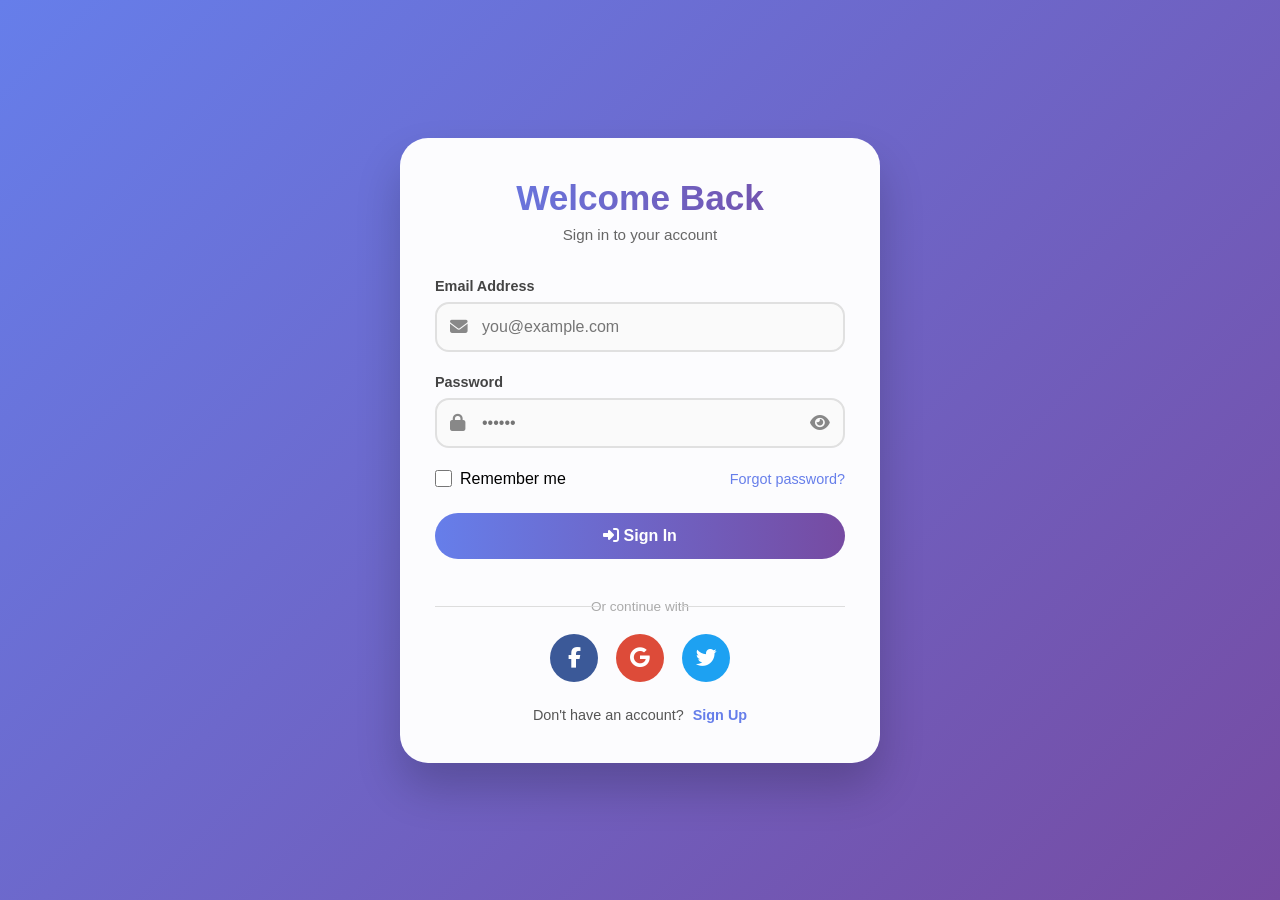
<file: LOGIN & REGISTER.html>
<!DOCTYPE html>
<html lang="en">
<head>
    <meta charset="UTF-8">
    <meta name="viewport" content="width=device-width, initial-scale=1.0">
    <title>Login | Register - Single Form View</title>
    <link rel="stylesheet" href="https://cdnjs.cloudflare.com/ajax/libs/font-awesome/6.4.0/css/all.min.css">
    <style>
        * {
            margin: 0;
            padding: 0;
            box-sizing: border-box;
            font-family: 'Segoe UI', Tahoma, Geneva, Verdana, sans-serif;
        }

        body {
            background: linear-gradient(135deg, #667eea 0%, #764ba2 100%);
            min-height: 100vh;
            display: flex;
            align-items: center;
            justify-content: center;
            padding: 20px;
        }

        .card {
            width: 100%;
            max-width: 480px;
            background: rgba(255, 255, 255, 0.98);
            border-radius: 28px;
            box-shadow: 0 25px 45px rgba(0, 0, 0, 0.2);
            padding: 40px 35px;
            transition: all 0.3s ease;
        }

        .form-header {
            text-align: center;
            margin-bottom: 35px;
        }

        .form-header h1 {
            font-size: 2.2rem;
            background: linear-gradient(90deg, #667eea, #764ba2);
            -webkit-background-clip: text;
            background-clip: text;
            color: transparent;
            margin-bottom: 8px;
        }

        .form-header p {
            color: #666;
            font-size: 0.95rem;
        }

        .form-group {
            margin-bottom: 22px;
            position: relative;
        }

        .form-group label {
            display: block;
            margin-bottom: 8px;
            font-weight: 600;
            color: #444;
            font-size: 0.9rem;
        }

        .input-with-icon {
            position: relative;
        }

        .form-input {
            width: 100%;
            padding: 14px 15px 14px 45px;
            border: 2px solid #e0e0e0;
            border-radius: 14px;
            font-size: 1rem;
            transition: all 0.2s ease;
            background: #fafafa;
        }

        .form-input:focus {
            outline: none;
            border-color: #667eea;
            background: white;
            box-shadow: 0 4px 12px rgba(102, 126, 234, 0.15);
        }

        .input-icon {
            position: absolute;
            left: 15px;
            top: 50%;
            transform: translateY(-50%);
            color: #888;
            font-size: 1.1rem;
        }

        .password-toggle {
            position: absolute;
            right: 15px;
            top: 50%;
            transform: translateY(-50%);
            color: #888;
            cursor: pointer;
            font-size: 1.1rem;
        }

        .password-toggle:hover {
            color: #667eea;
        }

        .remember-forgot {
            display: flex;
            justify-content: space-between;
            align-items: center;
            margin: 15px 0 25px;
        }

        .remember-me {
            display: flex;
            align-items: center;
            gap: 8px;
        }

        .remember-me input {
            width: 17px;
            height: 17px;
            accent-color: #667eea;
        }

        .forgot-link {
            color: #667eea;
            text-decoration: none;
            font-size: 0.9rem;
            font-weight: 500;
        }

        .forgot-link:hover {
            text-decoration: underline;
            color: #764ba2;
        }

        .submit-btn {
            width: 100%;
            padding: 14px;
            background: linear-gradient(90deg, #667eea, #764ba2);
            color: white;
            border: none;
            border-radius: 40px;
            font-size: 1rem;
            font-weight: 600;
            cursor: pointer;
            transition: all 0.3s ease;
            margin-bottom: 20px;
        }

        .submit-btn:hover {
            transform: translateY(-2px);
            box-shadow: 0 8px 18px rgba(102, 126, 234, 0.3);
        }

        .divider {
            text-align: center;
            position: relative;
            margin: 20px 0;
            color: #aaa;
            font-size: 0.85rem;
        }

        .divider::before,
        .divider::after {
            content: '';
            position: absolute;
            top: 50%;
            width: 40%;
            height: 1px;
            background: #ddd;
        }

        .divider::before { left: 0; }
        .divider::after { right: 0; }

        .social-login {
            display: flex;
            justify-content: center;
            gap: 18px;
            margin-bottom: 25px;
        }

        .social-btn {
            width: 48px;
            height: 48px;
            border-radius: 50%;
            display: flex;
            align-items: center;
            justify-content: center;
            color: white;
            font-size: 1.3rem;
            cursor: pointer;
            transition: 0.2s;
        }

        .social-btn:hover {
            transform: translateY(-4px);
        }

        .facebook { background: #3b5998; }
        .google { background: #dd4b39; }
        .twitter { background: #1da1f2; }

        .toggle-text {
            text-align: center;
            color: #555;
            font-size: 0.9rem;
        }

        .toggle-link {
            color: #667eea;
            font-weight: 600;
            cursor: pointer;
            margin-left: 5px;
        }

        .toggle-link:hover {
            text-decoration: underline;
            color: #764ba2;
        }

        .error-message {
            color: #ff4757;
            font-size: 0.75rem;
            margin-top: 5px;
            display: none;
        }

        .form-input.error {
            border-color: #ff4757;
            background: #fff5f5;
        }

        .success-message {
            background: #2ed573;
            color: white;
            padding: 12px;
            border-radius: 14px;
            text-align: center;
            margin-bottom: 20px;
            display: none;
            font-weight: 500;
            gap: 8px;
            align-items: center;
            justify-content: center;
        }

        /* Only one form visible at a time */
        .form-panel {
            display: none;
        }

        .form-panel.active {
            display: block;
        }

        hr {
            margin: 10px 0;
        }
    </style>
</head>
<body>
<div class="card">
    <!-- LOGIN PANEL (visible by default) -->
    <div id="loginPanel" class="form-panel active">
        <div class="form-header">
            <h1>Welcome Back</h1>
            <p>Sign in to your account</p>
        </div>

        <div id="loginSuccessMsg" class="success-message">
            <i class="fas fa-check-circle"></i> <span>Login successful! Redirecting...</span>
        </div>

        <div id="postRegisterMsg" class="success-message" style="background: #4caf50;">
            <i class="fas fa-user-check"></i> <span>Account created! Please sign in.</span>
        </div>

        <form id="loginForm">
            <div class="form-group">
                <label>Email Address</label>
                <div class="input-with-icon">
                    <input type="email" id="loginEmail" class="form-input" placeholder="you@example.com" autocomplete="email">
                    <i class="fas fa-envelope input-icon"></i>
                </div>
                <div class="error-message" id="loginEmailError">Valid email required</div>
            </div>

            <div class="form-group">
                <label>Password</label>
                <div class="input-with-icon">
                    <input type="password" id="loginPassword" class="form-input" placeholder="••••••" autocomplete="current-password">
                    <i class="fas fa-lock input-icon"></i>
                    <span class="password-toggle" id="toggleLoginPwd"><i class="fas fa-eye"></i></span>
                </div>
                <div class="error-message" id="loginPwdError">At least 6 characters</div>
            </div>

            <div class="remember-forgot">
                <label class="remember-me">
                    <input type="checkbox" id="rememberMe"> Remember me
                </label>
                <a href="#" class="forgot-link" id="forgotPwdLink">Forgot password?</a>
            </div>

            <button type="submit" class="submit-btn" id="loginBtn"><i class="fas fa-sign-in-alt"></i> Sign In</button>
        </form>

        <div class="divider">Or continue with</div>
        <div class="social-login">
            <div class="social-btn facebook"><i class="fab fa-facebook-f"></i></div>
            <div class="social-btn google"><i class="fab fa-google"></i></div>
            <div class="social-btn twitter"><i class="fab fa-twitter"></i></div>
        </div>

        <div class="toggle-text">
            Don't have an account?
            <span class="toggle-link" id="showRegisterBtn">Sign Up</span>
        </div>
    </div>

    <!-- REGISTER PANEL (hidden initially) -->
    <div id="registerPanel" class="form-panel">
        <div class="form-header">
            <h1>Create Account</h1>
            <p>Join us today</p>
        </div>

        <div id="registerSuccessMsg" class="success-message">
            <i class="fas fa-check-circle"></i> <span>Registration successful! Redirecting to login...</span>
        </div>

        <form id="registerForm">
            <div class="form-group">
                <label>Full Name</label>
                <div class="input-with-icon">
                    <input type="text" id="regName" class="form-input" placeholder="John Doe" autocomplete="name">
                    <i class="fas fa-user input-icon"></i>
                </div>
                <div class="error-message" id="regNameError">Name is required</div>
            </div>

            <div class="form-group">
                <label>Email Address</label>
                <div class="input-with-icon">
                    <input type="email" id="regEmail" class="form-input" placeholder="hello@example.com" autocomplete="email">
                    <i class="fas fa-envelope input-icon"></i>
                </div>
                <div class="error-message" id="regEmailError">Valid email required</div>
            </div>

            <div class="form-group">
                <label>Password</label>
                <div class="input-with-icon">
                    <input type="password" id="regPassword" class="form-input" placeholder="Create a strong password">
                    <i class="fas fa-lock input-icon"></i>
                    <span class="password-toggle" id="toggleRegPwd"><i class="fas fa-eye"></i></span>
                </div>
                <div class="error-message" id="regPwdError">Min 8 chars, letters & numbers</div>
            </div>

            <div class="form-group">
                <label>Confirm Password</label>
                <div class="input-with-icon">
                    <input type="password" id="regConfirm" class="form-input" placeholder="Confirm password">
                    <i class="fas fa-lock input-icon"></i>
                    <span class="password-toggle" id="toggleRegConfirm"><i class="fas fa-eye"></i></span>
                </div>
                <div class="error-message" id="regConfirmError">Passwords do not match</div>
            </div>

            <div class="form-group">
                <label class="remember-me">
                    <input type="checkbox" id="termsCheckbox"> I agree to the <a href="#" class="forgot-link">Terms</a> & <a href="#" class="forgot-link">Privacy</a>
                </label>
                <div class="error-message" id="termsError">You must accept terms</div>
            </div>

            <button type="submit" class="submit-btn" id="registerBtn"><i class="fas fa-user-plus"></i> Create Account</button>
        </form>

        <div class="divider">Or sign up with</div>
        <div class="social-login">
            <div class="social-btn facebook"><i class="fab fa-facebook-f"></i></div>
            <div class="social-btn google"><i class="fab fa-google"></i></div>
            <div class="social-btn twitter"><i class="fab fa-twitter"></i></div>
        </div>

        <div class="toggle-text">
            Already have an account?
            <span class="toggle-link" id="showLoginBtn">Sign In</span>
        </div>
    </div>
</div>

<script>
    // DOM elements
    const loginPanel = document.getElementById('loginPanel');
    const registerPanel = document.getElementById('registerPanel');
    const showRegisterBtn = document.getElementById('showRegisterBtn');
    const showLoginBtn = document.getElementById('showLoginBtn');

    // Login fields
    const loginEmail = document.getElementById('loginEmail');
    const loginPassword = document.getElementById('loginPassword');
    const loginForm = document.getElementById('loginForm');
    const loginSuccessMsg = document.getElementById('loginSuccessMsg');
    const postRegisterMsg = document.getElementById('postRegisterMsg');

    // Register fields
    const regName = document.getElementById('regName');
    const regEmail = document.getElementById('regEmail');
    const regPassword = document.getElementById('regPassword');
    const regConfirm = document.getElementById('regConfirm');
    const termsCheckbox = document.getElementById('termsCheckbox');
    const registerForm = document.getElementById('registerForm');
    const registerSuccessMsg = document.getElementById('registerSuccessMsg');

    // Helper functions
    function showPanel(panelToShow) {
        if (panelToShow === 'login') {
            loginPanel.classList.add('active');
            registerPanel.classList.remove('active');
            // hide any leftover messages
            loginSuccessMsg.style.display = 'none';
            if (postRegisterMsg) postRegisterMsg.style.display = 'none';
            // clear register errors visually when switching
            clearAllRegisterErrors();
        } else {
            registerPanel.classList.add('active');
            loginPanel.classList.remove('active');
            registerSuccessMsg.style.display = 'none';
            clearAllLoginErrors();
        }
    }

    function clearAllLoginErrors() {
        document.getElementById('loginEmailError').style.display = 'none';
        document.getElementById('loginPwdError').style.display = 'none';
        loginEmail.classList.remove('error');
        loginPassword.classList.remove('error');
    }

    function clearAllRegisterErrors() {
        document.getElementById('regNameError').style.display = 'none';
        document.getElementById('regEmailError').style.display = 'none';
        document.getElementById('regPwdError').style.display = 'none';
        document.getElementById('regConfirmError').style.display = 'none';
        document.getElementById('termsError').style.display = 'none';
        regName.classList.remove('error');
        regEmail.classList.remove('error');
        regPassword.classList.remove('error');
        regConfirm.classList.remove('error');
    }

    function validateEmail(email) {
        return /^[^\s@]+@[^\s@]+\.[^\s@]+$/.test(email);
    }

    function validateLoginPwd(pwd) {
        return pwd.length >= 6;
    }

    function validateStrongPwd(pwd) {
        return /^(?=.*[A-Za-z])(?=.*\d)[A-Za-z\d@$!%*#?&]{8,}$/.test(pwd);
    }

    // Switch between panels
    showRegisterBtn.addEventListener('click', () => {
        showPanel('register');
        // reset register form fields & hide any leftover success on login
        registerForm.reset();
        termsCheckbox.checked = false;
        clearAllRegisterErrors();
        registerSuccessMsg.style.display = 'none';
    });

    showLoginBtn.addEventListener('click', () => {
        showPanel('login');
        loginForm.reset();
        clearAllLoginErrors();
        loginSuccessMsg.style.display = 'none';
        if (postRegisterMsg) postRegisterMsg.style.display = 'none';
    });

    // Password visibility toggles
    function togglePwd(inputField, toggleSpan) {
        const type = inputField.getAttribute('type') === 'password' ? 'text' : 'password';
        inputField.setAttribute('type', type);
        const icon = toggleSpan.querySelector('i');
        if (type === 'text') {
            icon.classList.remove('fa-eye');
            icon.classList.add('fa-eye-slash');
        } else {
            icon.classList.remove('fa-eye-slash');
            icon.classList.add('fa-eye');
        }
    }
    document.getElementById('toggleLoginPwd').addEventListener('click', () => togglePwd(loginPassword, document.getElementById('toggleLoginPwd')));
    document.getElementById('toggleRegPwd').addEventListener('click', () => togglePwd(regPassword, document.getElementById('toggleRegPwd')));
    document.getElementById('toggleRegConfirm').addEventListener('click', () => togglePwd(regConfirm, document.getElementById('toggleRegConfirm')));

    // Real-time validation (UX)
    loginEmail.addEventListener('input', () => {
        if (validateEmail(loginEmail.value.trim())) {
            document.getElementById('loginEmailError').style.display = 'none';
            loginEmail.classList.remove('error');
        }
    });
    loginPassword.addEventListener('input', () => {
        if (validateLoginPwd(loginPassword.value)) {
            document.getElementById('loginPwdError').style.display = 'none';
            loginPassword.classList.remove('error');
        }
    });

    regName.addEventListener('input', () => {
        if (regName.value.trim() !== '') {
            document.getElementById('regNameError').style.display = 'none';
            regName.classList.remove('error');
        }
    });
    regEmail.addEventListener('input', () => {
        if (validateEmail(regEmail.value.trim())) {
            document.getElementById('regEmailError').style.display = 'none';
            regEmail.classList.remove('error');
        }
    });
    regPassword.addEventListener('input', () => {
        if (validateStrongPwd(regPassword.value)) {
            document.getElementById('regPwdError').style.display = 'none';
            regPassword.classList.remove('error');
        }
        if (regConfirm.value && regPassword.value === regConfirm.value) {
            document.getElementById('regConfirmError').style.display = 'none';
            regConfirm.classList.remove('error');
        }
    });
    regConfirm.addEventListener('input', () => {
        if (regPassword.value === regConfirm.value && regConfirm.value !== '') {
            document.getElementById('regConfirmError').style.display = 'none';
            regConfirm.classList.remove('error');
        }
    });
    termsCheckbox.addEventListener('change', () => {
        if (termsCheckbox.checked) document.getElementById('termsError').style.display = 'none';
    });

    // ---------- LOGIN SUBMIT: redirect to "other projects button.html" ----------
    loginForm.addEventListener('submit', (e) => {
        e.preventDefault();
        clearAllLoginErrors();
        loginSuccessMsg.style.display = 'none';
        if (postRegisterMsg) postRegisterMsg.style.display = 'none';

        let valid = true;
        if (!validateEmail(loginEmail.value.trim())) {
            document.getElementById('loginEmailError').style.display = 'block';
            loginEmail.classList.add('error');
            valid = false;
        }
        if (!validateLoginPwd(loginPassword.value)) {
            document.getElementById('loginPwdError').style.display = 'block';
            loginPassword.classList.add('error');
            valid = false;
        }
        if (!valid) return;

        // simulate success
        loginSuccessMsg.style.display = 'flex';
        document.getElementById('loginBtn').disabled = true;

        setTimeout(() => {
            window.location.href = "Other Projects Button.html";
        }, 1000);
    });

    // ---------- REGISTER SUBMIT: after success, go back to LOGIN panel ----------
    registerForm.addEventListener('submit', (e) => {
        e.preventDefault();
        clearAllRegisterErrors();
        registerSuccessMsg.style.display = 'none';

        let valid = true;
        if (regName.value.trim() === '') {
            document.getElementById('regNameError').style.display = 'block';
            regName.classList.add('error');
            valid = false;
        }
        if (!validateEmail(regEmail.value.trim())) {
            document.getElementById('regEmailError').style.display = 'block';
            regEmail.classList.add('error');
            valid = false;
        }
        if (!validateStrongPwd(regPassword.value)) {
            document.getElementById('regPwdError').style.display = 'block';
            regPassword.classList.add('error');
            valid = false;
        }
        if (regPassword.value !== regConfirm.value) {
            document.getElementById('regConfirmError').style.display = 'block';
            regConfirm.classList.add('error');
            valid = false;
        }
        if (!termsCheckbox.checked) {
            document.getElementById('termsError').style.display = 'block';
            valid = false;
        }
        if (!valid) return;

        // Show success on register panel
        registerSuccessMsg.style.display = 'flex';
        document.getElementById('registerBtn').disabled = true;

        // After 1.2 seconds, switch to login panel and show "account created" message
        setTimeout(() => {
            // Reset register form & re-enable button
            registerForm.reset();
            termsCheckbox.checked = false;
            document.getElementById('registerBtn').disabled = false;
            registerSuccessMsg.style.display = 'none';
            clearAllRegisterErrors();

            // Switch to login panel
            showPanel('login');
            // Optionally prefill email for convenience
            if (regEmail.value.trim() !== "") {
                loginEmail.value = regEmail.value.trim();
                loginPassword.value = "";
            }
            // Show friendly message on login panel
            if (postRegisterMsg) {
                postRegisterMsg.style.display = 'flex';
                setTimeout(() => {
                    if (postRegisterMsg) postRegisterMsg.style.display = 'none';
                }, 4000);
            }
        }, 1200);
    });

    // Forgot password & social buttons (demo)
    document.getElementById('forgotPwdLink').addEventListener('click', (e) => {
        e.preventDefault();
        alert("📧 Password reset link would be sent to your email.");
    });
    document.querySelectorAll('.social-btn').forEach(btn => {
        btn.addEventListener('click', () => {
            alert("Demo: Social login would be integrated here.\nPlease use email sign in to access the projects page.");
        });
    });
    document.querySelectorAll('.forgot-link').forEach(link => {
        if (link.id !== 'forgotPwdLink') {
            link.addEventListener('click', (e) => e.preventDefault());
        }
    });
</script>
</body>
</html>
</file>
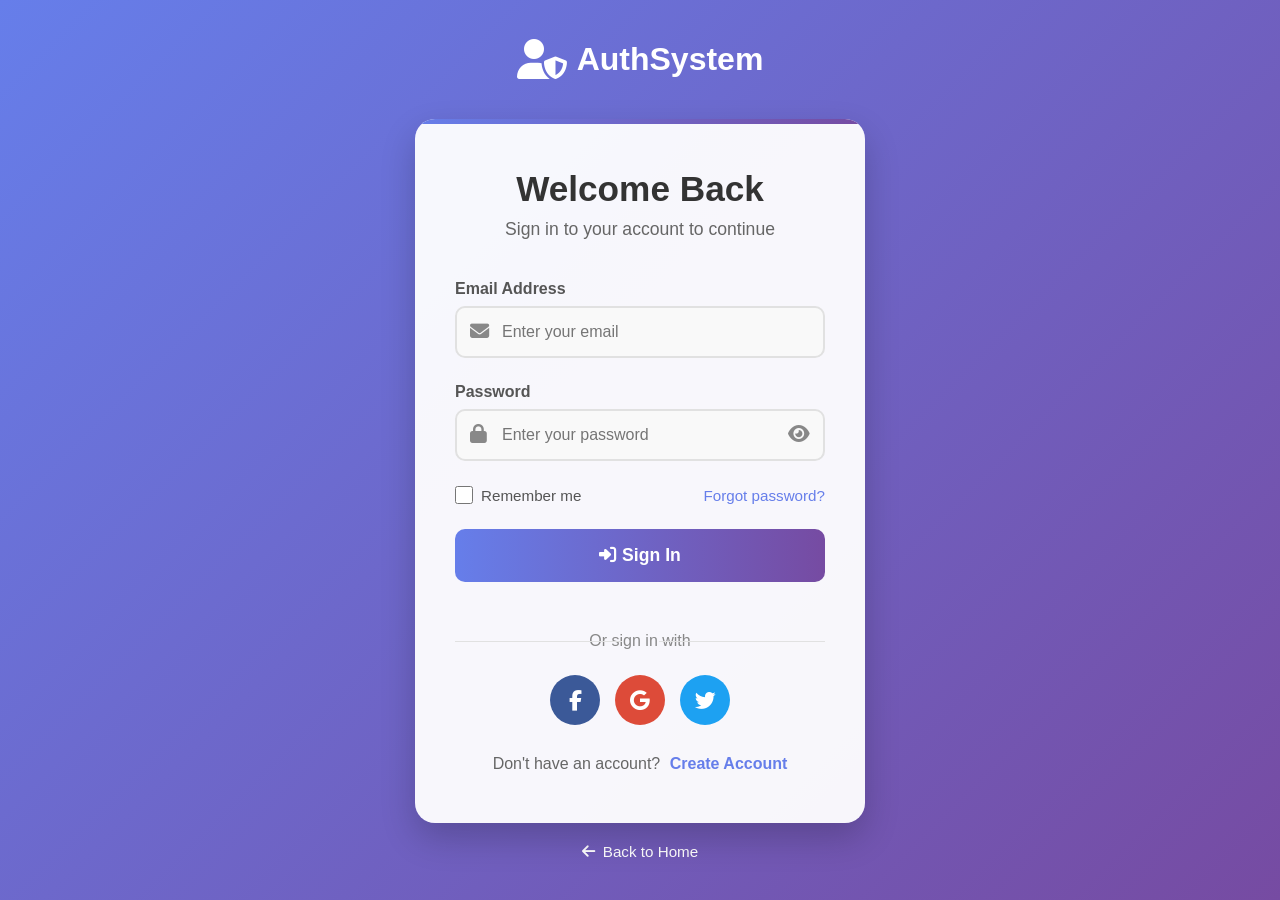
<file: login.html>
<!DOCTYPE html>
<html lang="en">
<head>
    <meta charset="UTF-8">
    <meta name="viewport" content="width=device-width, initial-scale=1.0">
    <title>Login - Auth System</title>
    <link rel="stylesheet" href="https://cdnjs.cloudflare.com/ajax/libs/font-awesome/6.4.0/css/all.min.css">
    <style>
        * {
            margin: 0;
            padding: 0;
            box-sizing: border-box;
            font-family: 'Segoe UI', Tahoma, Geneva, Verdana, sans-serif;
        }

        body {
            background: linear-gradient(135deg, #667eea 0%, #764ba2 100%);
            min-height: 100vh;
            display: flex;
            align-items: center;
            justify-content: center;
            padding: 20px;
            overflow-x: hidden;
        }

        .container {
            width: 100%;
            max-width: 450px;
            margin: 0 auto;
        }

        .logo {
            text-align: center;
            margin-bottom: 40px;
        }

        .logo a {
            display: inline-flex;
            align-items: center;
            gap: 10px;
            text-decoration: none;
            color: white;
            font-size: 2rem;
            font-weight: 700;
        }

        .logo i {
            font-size: 2.5rem;
        }

        .form-container {
            background: rgba(255, 255, 255, 0.95);
            border-radius: 20px;
            padding: 50px 40px;
            box-shadow: 0 15px 35px rgba(0, 0, 0, 0.2);
            position: relative;
            overflow: hidden;
        }

        .form-container::before {
            content: '';
            position: absolute;
            top: 0;
            left: 0;
            width: 100%;
            height: 5px;
            background: linear-gradient(90deg, #667eea, #764ba2);
        }

        .form-header {
            text-align: center;
            margin-bottom: 40px;
        }

        .form-header h1 {
            font-size: 2.2rem;
            color: #333;
            margin-bottom: 10px;
        }

        .form-header p {
            color: #666;
            font-size: 1.1rem;
        }

        .form-group {
            margin-bottom: 25px;
            position: relative;
        }

        .form-group label {
            display: block;
            margin-bottom: 8px;
            font-weight: 600;
            color: #555;
            font-size: 1rem;
        }

        .input-with-icon {
            position: relative;
        }

        .form-input {
            width: 100%;
            padding: 15px 15px 15px 45px;
            border: 2px solid #e1e1e1;
            border-radius: 10px;
            font-size: 1rem;
            transition: all 0.3s ease;
            background: #f9f9f9;
        }

        .form-input:focus {
            outline: none;
            border-color: #667eea;
            background: white;
            box-shadow: 0 5px 15px rgba(102, 126, 234, 0.1);
        }

        .input-icon {
            position: absolute;
            left: 15px;
            top: 50%;
            transform: translateY(-50%);
            color: #888;
            font-size: 1.2rem;
            transition: color 0.3s ease;
        }

        .form-input:focus + .input-icon {
            color: #667eea;
        }

        .password-toggle {
            position: absolute;
            right: 15px;
            top: 50%;
            transform: translateY(-50%);
            color: #888;
            cursor: pointer;
            font-size: 1.2rem;
        }

        .remember-forgot {
            display: flex;
            justify-content: space-between;
            align-items: center;
            margin-bottom: 25px;
        }

        .remember-me {
            display: flex;
            align-items: center;
            gap: 8px;
        }

        .remember-me input {
            width: 18px;
            height: 18px;
            accent-color: #667eea;
        }

        .remember-me label {
            color: #555;
            font-size: 0.95rem;
        }

        .forgot-link {
            color: #667eea;
            text-decoration: none;
            font-weight: 500;
            font-size: 0.95rem;
            transition: color 0.3s ease;
        }

        .forgot-link:hover {
            color: #764ba2;
            text-decoration: underline;
        }

        .submit-btn {
            width: 100%;
            padding: 16px;
            background: linear-gradient(90deg, #667eea, #764ba2);
            color: white;
            border: none;
            border-radius: 10px;
            font-size: 1.1rem;
            font-weight: 600;
            cursor: pointer;
            transition: all 0.3s ease;
            margin-bottom: 25px;
        }

        .submit-btn:hover {
            transform: translateY(-3px);
            box-shadow: 0 10px 20px rgba(102, 126, 234, 0.3);
        }

        .submit-btn:active {
            transform: translateY(0);
        }

        .divider {
            text-align: center;
            position: relative;
            margin: 25px 0;
            color: #888;
        }

        .divider::before {
            content: '';
            position: absolute;
            left: 0;
            top: 50%;
            width: 45%;
            height: 1px;
            background: #e1e1e1;
        }

        .divider::after {
            content: '';
            position: absolute;
            right: 0;
            top: 50%;
            width: 45%;
            height: 1px;
            background: #e1e1e1;
        }

        .social-login {
            display: flex;
            justify-content: center;
            gap: 15px;
            margin-bottom: 30px;
        }

        .social-btn {
            width: 50px;
            height: 50px;
            border-radius: 50%;
            display: flex;
            align-items: center;
            justify-content: center;
            color: white;
            font-size: 1.3rem;
            cursor: pointer;
            transition: all 0.3s ease;
            border: none;
        }

        .social-btn:hover {
            transform: translateY(-5px);
        }

        .facebook {
            background: #3b5998;
        }

        .google {
            background: #dd4b39;
        }

        .twitter {
            background: #1da1f2;
        }

        .toggle-form {
            text-align: center;
            color: #666;
            margin-top: 25px;
        }

        .toggle-link {
            color: #667eea;
            font-weight: 600;
            text-decoration: none;
            transition: color 0.3s ease;
            display: inline-block;
            margin-left: 5px;
        }

        .toggle-link:hover {
            color: #764ba2;
            text-decoration: underline;
        }

        /* Form validation styles */
        .form-input.error {
            border-color: #ff4757;
        }

        .error-message {
            color: #ff4757;
            font-size: 0.85rem;
            margin-top: 5px;
            display: none;
        }

        .success-message {
            background: #2ed573;
            color: white;
            padding: 15px;
            border-radius: 10px;
            margin-bottom: 20px;
            text-align: center;
            display: none;
        }

        .back-home {
            text-align: center;
            margin-top: 20px;
        }

        .back-home a {
            color: white;
            text-decoration: none;
            display: inline-flex;
            align-items: center;
            gap: 8px;
            font-size: 0.95rem;
            transition: color 0.3s;
        }

        .back-home a:hover {
            color: #ffd700;
        }

        /* Responsive styles */
        @media (max-width: 576px) {
            .form-container {
                padding: 40px 25px;
            }
            
            .form-header h1 {
                font-size: 1.8rem;
            }
            
            .remember-forgot {
                flex-direction: column;
                align-items: flex-start;
                gap: 15px;
            }
            
            .logo a {
                font-size: 1.7rem;
            }
        }

        @media (max-width: 400px) {
            .form-container {
                padding: 35px 20px;
            }
            
            .social-login {
                gap: 10px;
            }
            
            .social-btn {
                width: 45px;
                height: 45px;
                font-size: 1.2rem;
            }
        }
    </style>
</head>
<body>
    <div class="container">
        <div class="logo">
            <a href="index.html">
                <i class="fas fa-user-shield"></i>
                <span>AuthSystem</span>
            </a>
        </div>
        
        <div class="form-container">
            <div class="form-header">
                <h1>Welcome Back</h1>
                <p>Sign in to your account to continue</p>
            </div>
            
            <div class="success-message" id="login-success">
                <i class="fas fa-check-circle"></i> Login successful! Redirecting...
            </div>
            
            <form id="login-form">
                <div class="form-group">
                    <label for="login-email">Email Address</label>
                    <div class="input-with-icon">
                        <input type="email" id="login-email" class="form-input" placeholder="Enter your email" required>
                        <i class="fas fa-envelope input-icon"></i>
                    </div>
                    <div class="error-message" id="login-email-error">Please enter a valid email address</div>
                </div>
                
                <div class="form-group">
                    <label for="login-password">Password</label>
                    <div class="input-with-icon">
                        <input type="password" id="login-password" class="form-input" placeholder="Enter your password" required>
                        <i class="fas fa-lock input-icon"></i>
                        <span class="password-toggle" id="login-password-toggle">
                            <i class="fas fa-eye"></i>
                        </span>
                    </div>
                    <div class="error-message" id="login-password-error">Password must be at least 6 characters</div>
                </div>
                
                <div class="remember-forgot">
                    <div class="remember-me">
                        <input type="checkbox" id="remember-me">
                        <label for="remember-me">Remember me</label>
                    </div>
                    <a href="#" class="forgot-link">Forgot password?</a>
                </div>
                
                <button type="submit" class="submit-btn" id="login-submit">
                    <i class="fas fa-sign-in-alt"></i> Sign In
                </button>
            </form>
            
            <div class="divider">Or sign in with</div>
            
            <div class="social-login">
                <button class="social-btn facebook">
                    <i class="fab fa-facebook-f"></i>
                </button>
                <button class="social-btn google">
                    <i class="fab fa-google"></i>
                </button>
                <button class="social-btn twitter">
                    <i class="fab fa-twitter"></i>
                </button>
            </div>
            
            <div class="toggle-form">
                Don't have an account? 
                <a href="register.html" class="toggle-link">Create Account</a>
            </div>
        </div>
        
        <div class="back-home">
            <a href="index.html">
                <i class="fas fa-arrow-left"></i> Back to Home
            </a>
        </div>
    </div>

    <script>
        // DOM Elements
        const loginForm = document.getElementById('login-form');
        const loginEmail = document.getElementById('login-email');
        const loginPassword = document.getElementById('login-password');
        const loginPasswordToggle = document.getElementById('login-password-toggle');
        const loginSuccess = document.getElementById('login-success');
        const rememberMe = document.getElementById('remember-me');
        
        // Check if user data exists in localStorage
        function checkForSavedUser() {
            const savedEmail = localStorage.getItem('savedEmail');
            const savedRemember = localStorage.getItem('rememberMe') === 'true';
            
            if (savedEmail && savedRemember) {
                loginEmail.value = savedEmail;
                rememberMe.checked = true;
            }
        }
        
        // Password toggle visibility
        loginPasswordToggle.addEventListener('click', () => {
            const type = loginPassword.getAttribute('type') === 'password' ? 'text' : 'password';
            loginPassword.setAttribute('type', type);
            
            // Toggle eye icon
            const icon = loginPasswordToggle.querySelector('i');
            if (type === 'text') {
                icon.classList.remove('fa-eye');
                icon.classList.add('fa-eye-slash');
            } else {
                icon.classList.remove('fa-eye-slash');
                icon.classList.add('fa-eye');
            }
        });
        
        // Form validation functions
        function validateEmail(email) {
            const re = /^[^\s@]+@[^\s@]+\.[^\s@]+$/;
            return re.test(email);
        }
        
        function validatePassword(password) {
            return password.length >= 6;
        }
        
        // Show error message
        function showError(elementId, message) {
            const errorElement = document.getElementById(elementId);
            errorElement.textContent = message;
            errorElement.style.display = 'block';
            
            // Add error class to input
            const inputId = elementId.replace('-error', '');
            const inputElement = document.getElementById(inputId);
            if (inputElement) {
                inputElement.classList.add('error');
            }
        }
        
        // Clear error message
        function clearError(elementId) {
            const errorElement = document.getElementById(elementId);
            errorElement.style.display = 'none';
            
            // Remove error class from input
            const inputId = elementId.replace('-error', '');
            const inputElement = document.getElementById(inputId);
            if (inputElement) {
                inputElement.classList.remove('error');
            }
        }
        
        // Real-time validation
        loginEmail.addEventListener('input', () => {
            if (validateEmail(loginEmail.value.trim())) {
                clearError('login-email-error');
            }
        });
        
        loginPassword.addEventListener('input', () => {
            if (validatePassword(loginPassword.value)) {
                clearError('login-password-error');
            }
        });
        
        // Login form submission
        loginForm.addEventListener('submit', (e) => {
            e.preventDefault();
            
            let isValid = true;
            
            // Validate email
            if (!validateEmail(loginEmail.value.trim())) {
                showError('login-email-error', 'Please enter a valid email address');
                isValid = false;
            } else {
                clearError('login-email-error');
            }
            
            // Validate password
            if (!validatePassword(loginPassword.value)) {
                showError('login-password-error', 'Password must be at least 6 characters');
                isValid = false;
            } else {
                clearError('login-password-error');
            }
            
            // If valid, proceed with login
            if (isValid) {
                // Save email if "Remember me" is checked
                if (rememberMe.checked) {
                    localStorage.setItem('savedEmail', loginEmail.value);
                    localStorage.setItem('rememberMe', 'true');
                } else {
                    localStorage.removeItem('savedEmail');
                    localStorage.setItem('rememberMe', 'false');
                }
                
                // Check if user exists in localStorage
                const users = JSON.parse(localStorage.getItem('users')) || [];
                const user = users.find(u => u.email === loginEmail.value);
                
                if (user) {
                    // Check password (in a real app, this would be hashed)
                    if (user.password === loginPassword.value) {
                        // Show success message
                        loginSuccess.style.display = 'block';
                        
                        // Store current user session
                        localStorage.setItem('currentUser', JSON.stringify({
                            name: user.name,
                            email: user.email,
                            loginTime: new Date().toISOString()
                        }));
                        
                        // Simulate API call and redirect
                        setTimeout(() => {
                            alert(`Login successful! Welcome back, ${user.name}.`);
                            // In a real application, you would redirect to dashboard
                            // window.location.href = 'dashboard.html';
                            
                            // For this demo, we'll just reset the form
                            loginForm.reset();
                            loginSuccess.style.display = 'none';
                            
                            // Reset password visibility
                            loginPassword.setAttribute('type', 'password');
                            loginPasswordToggle.querySelector('i').className = 'fas fa-eye';
                        }, 1500);
                    } else {
                        showError('login-password-error', 'Incorrect password');
                    }
                } else {
                    showError('login-email-error', 'No account found with this email');
                }
            }
        });
        
        // Social login buttons
        const socialButtons = document.querySelectorAll('.social-btn');
        socialButtons.forEach(button => {
            button.addEventListener('click', () => {
                const platform = button.classList.contains('facebook') ? 'Facebook' :
                                button.classList.contains('google') ? 'Google' : 'Twitter';
                
                alert(`In a real application, this would redirect to ${platform} authentication`);
            });
        });
        
        // Forgot password link
        document.querySelector('.forgot-link').addEventListener('click', (e) => {
            e.preventDefault();
            const email = prompt('Enter your email to reset password:');
            if (email) {
                if (validateEmail(email)) {
                    alert(`Password reset link has been sent to ${email}`);
                } else {
                    alert('Please enter a valid email address');
                }
            }
        });
        
        // Initialize on page load
        window.addEventListener('DOMContentLoaded', checkForSavedUser);
        
        // Keyboard shortcuts
        document.addEventListener('keydown', (e) => {
            if (e.key === 'Enter' && !e.target.matches('.social-btn')) {
                loginForm.dispatchEvent(new Event('submit'));
            }
            
            if (e.key === 'Escape') {
                loginForm.reset();
                clearError('login-email-error');
                clearError('login-password-error');
            }
        });
    </script>
</body>
</html>
</file>
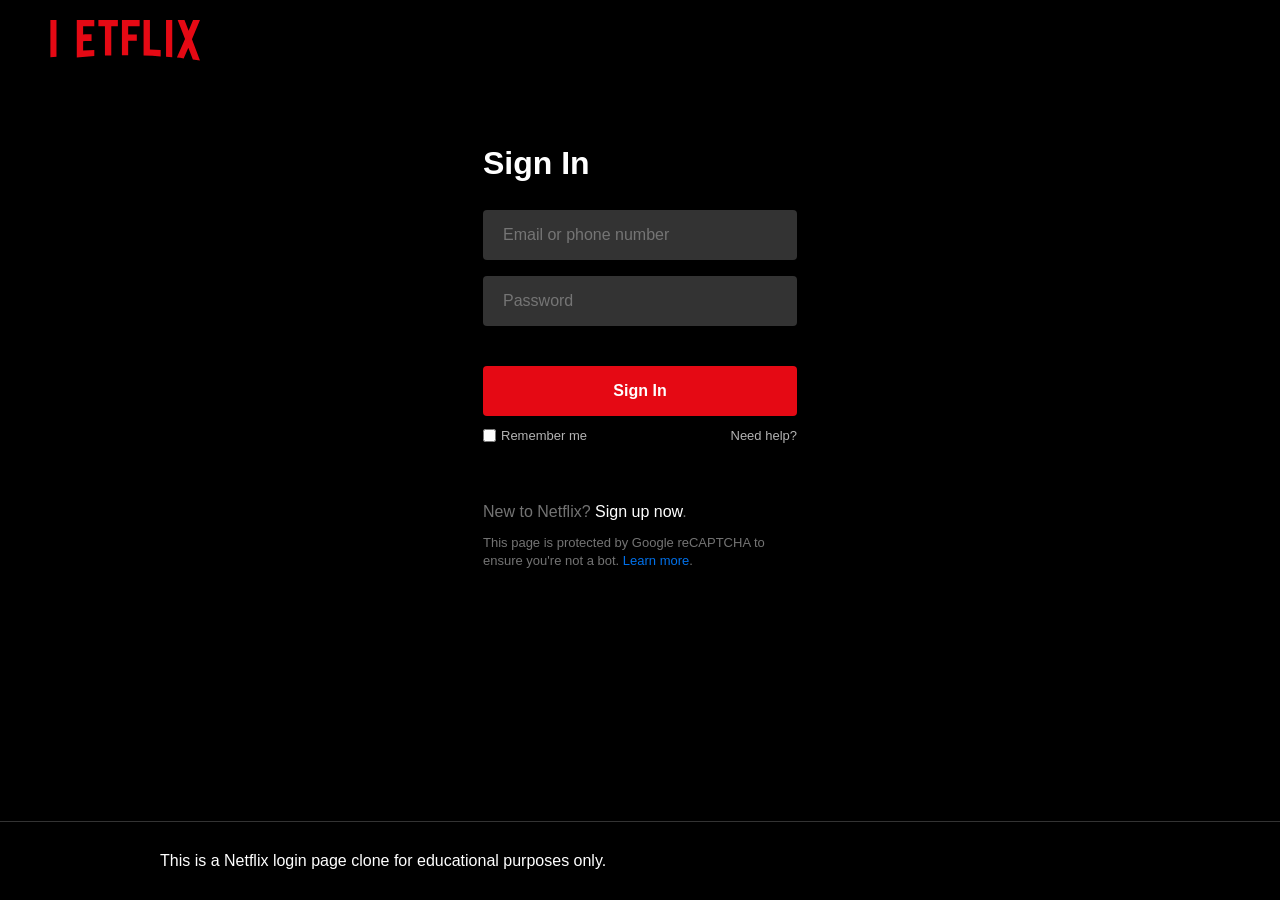
<file: Netflix Login Page.html>
<!DOCTYPE html>
<html lang="en">
<head>
    <meta charset="UTF-8">
    <meta name="viewport" content="width=device-width, initial-scale=1.0">
    <title>Netflix Login Page</title>
    <link rel="stylesheet" href="https://cdnjs.cloudflare.com/ajax/libs/font-awesome/6.4.0/css/all.min.css">
    <style>
        * {
            margin: 0;
            padding: 0;
            box-sizing: border-box;
            font-family: 'Helvetica Neue', Helvetica, Arial, sans-serif;
        }

        body {
            background-color: #000;
            color: #fff;
            min-height: 100vh;
            display: flex;
            flex-direction: column;
        }

        .header {
            padding: 20px 50px;
        }

        .logo {
            width: 150px;
            fill: #e50914;
        }

        .login-container {
            background-color: rgba(0, 0, 0, 0.75);
            max-width: 450px;
            margin: 0 auto 100px;
            padding: 60px 68px 40px;
            border-radius: 4px;
        }

        .login-title {
            font-size: 32px;
            font-weight: 700;
            margin-bottom: 28px;
        }

        .input-group {
            margin-bottom: 16px;
            position: relative;
        }

        .login-input {
            width: 100%;
            padding: 16px 20px;
            background-color: #333;
            border: none;
            border-radius: 4px;
            color: #fff;
            font-size: 16px;
        }

        .login-input:focus {
            outline: none;
            background-color: #454545;
        }

        .login-btn {
            width: 100%;
            padding: 16px;
            background-color: #e50914;
            color: white;
            border: none;
            border-radius: 4px;
            font-size: 16px;
            font-weight: 700;
            margin-top: 24px;
            cursor: pointer;
            transition: background-color 0.2s;
        }

        .login-btn:hover {
            background-color: #f40612;
        }

        .login-help {
            display: flex;
            justify-content: space-between;
            margin-top: 12px;
            font-size: 13px;
            color: #b3b3b3;
        }

        .remember-me {
            display: flex;
            align-items: center;
            gap: 5px;
        }

        .need-help {
            text-decoration: none;
            color: #b3b3b3;
        }

        .need-help:hover {
            text-decoration: underline;
        }

        .login-footer {
            margin-top: 60px;
            color: #737373;
        }

        .signup-text {
            margin-top: 16px;
            font-size: 16px;
        }

        .signup-link {
            color: white;
            text-decoration: none;
        }

        .signup-link:hover {
            text-decoration: underline;
        }

        .recaptcha {
            font-size: 13px;
            margin-top: 13px;
            line-height: 1.4;
        }

        .recaptcha-link {
            color: #0071eb;
            text-decoration: none;
        }

        .recaptcha-link:hover {
            text-decoration: underline;
        }

        .error-message {
            color: #e87c03;
            font-size: 13px;
            margin-top: 5px;
            display: none;
        }

        @media (max-width: 768px) {
            .login-container {
                padding: 20px;
                max-width: 100%;
                margin: 0 20px 30px;
            }
            
            .header {
                padding: 20px;
            }
            
            .logo {
                width: 100px;
            }
        }

        .footer {
            background-color: rgba(0, 0, 0, 0.75);
            padding: 30px 0;
            margin-top: auto;
            border-top: 1px solid #333;
        }

        .footer-content {
            max-width: 1000px;
            margin: 0 auto;
            padding: 0 20px;
        }
    </style>
</head>
<body>
    <header class="header">
        <svg class="logo" viewBox="0 0 111 30" xmlns="http://www.w3.org/2000/svg">
            <path d="M105.062 14.28L111 30c-1.75-.25-3.499-.563-5.28-.845l-3.345-8.686-3.437 7.969c-1.687-.282-3.344-.376-5.031-.595l6.031-13.75L94.468 0h5.063l3.062 7.874L105.875 0h5.124l-5.937 14.28zM90.47 0h-4.594v27.25c1.5.094 3.062.156 4.594.343V0zm-8.563 26.937c-4.187-.281-8.375-.53-12.656-.625V0h4.687v21.875c2.688.062 5.375.28 7.969.405v4.657zM64.25 10.657v4.687h-6.406V26H53.22V0h13.125v4.687h-8.5v5.97h6.406zm-18.906-5.97V26.25c-1.563 0-3.156 0-4.688.062V4.687h-4.844V0h14.406v4.687h-4.874zM30.75 15.593c-2.062 0-4.5 0-6.25.095v6.968c2.75-.188 5.5-.406 8.281-.5v4.5l-12.968 1.032V0H32.78v4.687H24.5v5.967c2.281 0 4.562-.063 6.25-.063v5.002zM4.78 0v27.25c-1.5.094-3 .156-4.5.25V0h4.5z"></path>
        </svg>
    </header>

    <main>
        <div class="login-container">
            <h1 class="login-title">Sign In</h1>
            <form id="loginForm">
                <div class="input-group">
                    <input type="email" class="login-input" id="email" placeholder="Email or phone number" required>
                    <div class="error-message" id="emailError">Please enter a valid email or phone number.</div>
                </div>
                <div class="input-group">
                    <input type="password" class="login-input" id="password" placeholder="Password" required>
                    <div class="error-message" id="passwordError">Your password must contain between 4 and 60 characters.</div>
                </div>
                <button type="submit" class="login-btn">Sign In</button>
                
                <div class="login-help">
                    <label class="remember-me">
                        <input type="checkbox" id="remember">
                        Remember me
                    </label>
                    <a href="#" class="need-help">Need help?</a>
                </div>
            </form>
            
            <div class="login-footer">
                <p class="signup-text">New to Netflix? <a href="#" class="signup-link">Sign up now</a>.</p>
                <p class="recaptcha">
                    This page is protected by Google reCAPTCHA to ensure you're not a bot. 
                    <a href="#" class="recaptcha-link">Learn more</a>.
                </p>
            </div>
        </div>
    </main>

    <footer class="footer">
        <div class="footer-content">
            <p>This is a Netflix login page clone for educational purposes only.</p>
        </div>
    </footer>

    <script>
        document.getElementById('loginForm').addEventListener('submit', function(e) {
            e.preventDefault();
            
            const email = document.getElementById('email').value;
            const password = document.getElementById('password').value;
            const emailError = document.getElementById('emailError');
            const passwordError = document.getElementById('passwordError');
            
            let isValid = true;
            
            // Reset error messages
            emailError.style.display = 'none';
            passwordError.style.display = 'none';
            
            // Email validation
            const emailRegex = /^[^\s@]+@[^\s@]+\.[^\s@]+$/;
            const phoneRegex = /^[\+]?[1-9][\d]{0,15}$/;
            
            if (!emailRegex.test(email) && !phoneRegex.test(email.replace(/[\s\-\(\)]/g, ''))) {
                emailError.style.display = 'block';
                isValid = false;
            }
            
            // Password validation
            if (password.length < 4 || password.length > 60) {
                passwordError.style.display = 'block';
                isValid = false;
            }
            
            if (isValid) {
                // Simulate login process
                const loginBtn = document.querySelector('.login-btn');
                const originalText = loginBtn.textContent;
                loginBtn.textContent = 'Signing In...';
                loginBtn.disabled = true;
                
                // Simulate API call
                setTimeout(() => {
                    alert('Login successful! (This is a demo)');
                    loginBtn.textContent = originalText;
                    loginBtn.disabled = false;
                    
                    // In a real app, you would redirect to the main page
                    // window.location.href = '/home';
                }, 1500);
            }
        });
        
        // Focus management
        document.getElementById('email').addEventListener('focus', function() {
            document.getElementById('emailError').style.display = 'none';
        });
        
        document.getElementById('password').addEventListener('focus', function() {
            document.getElementById('passwordError').style.display = 'none';
        });
    </script>
</body>
</html>
</file>
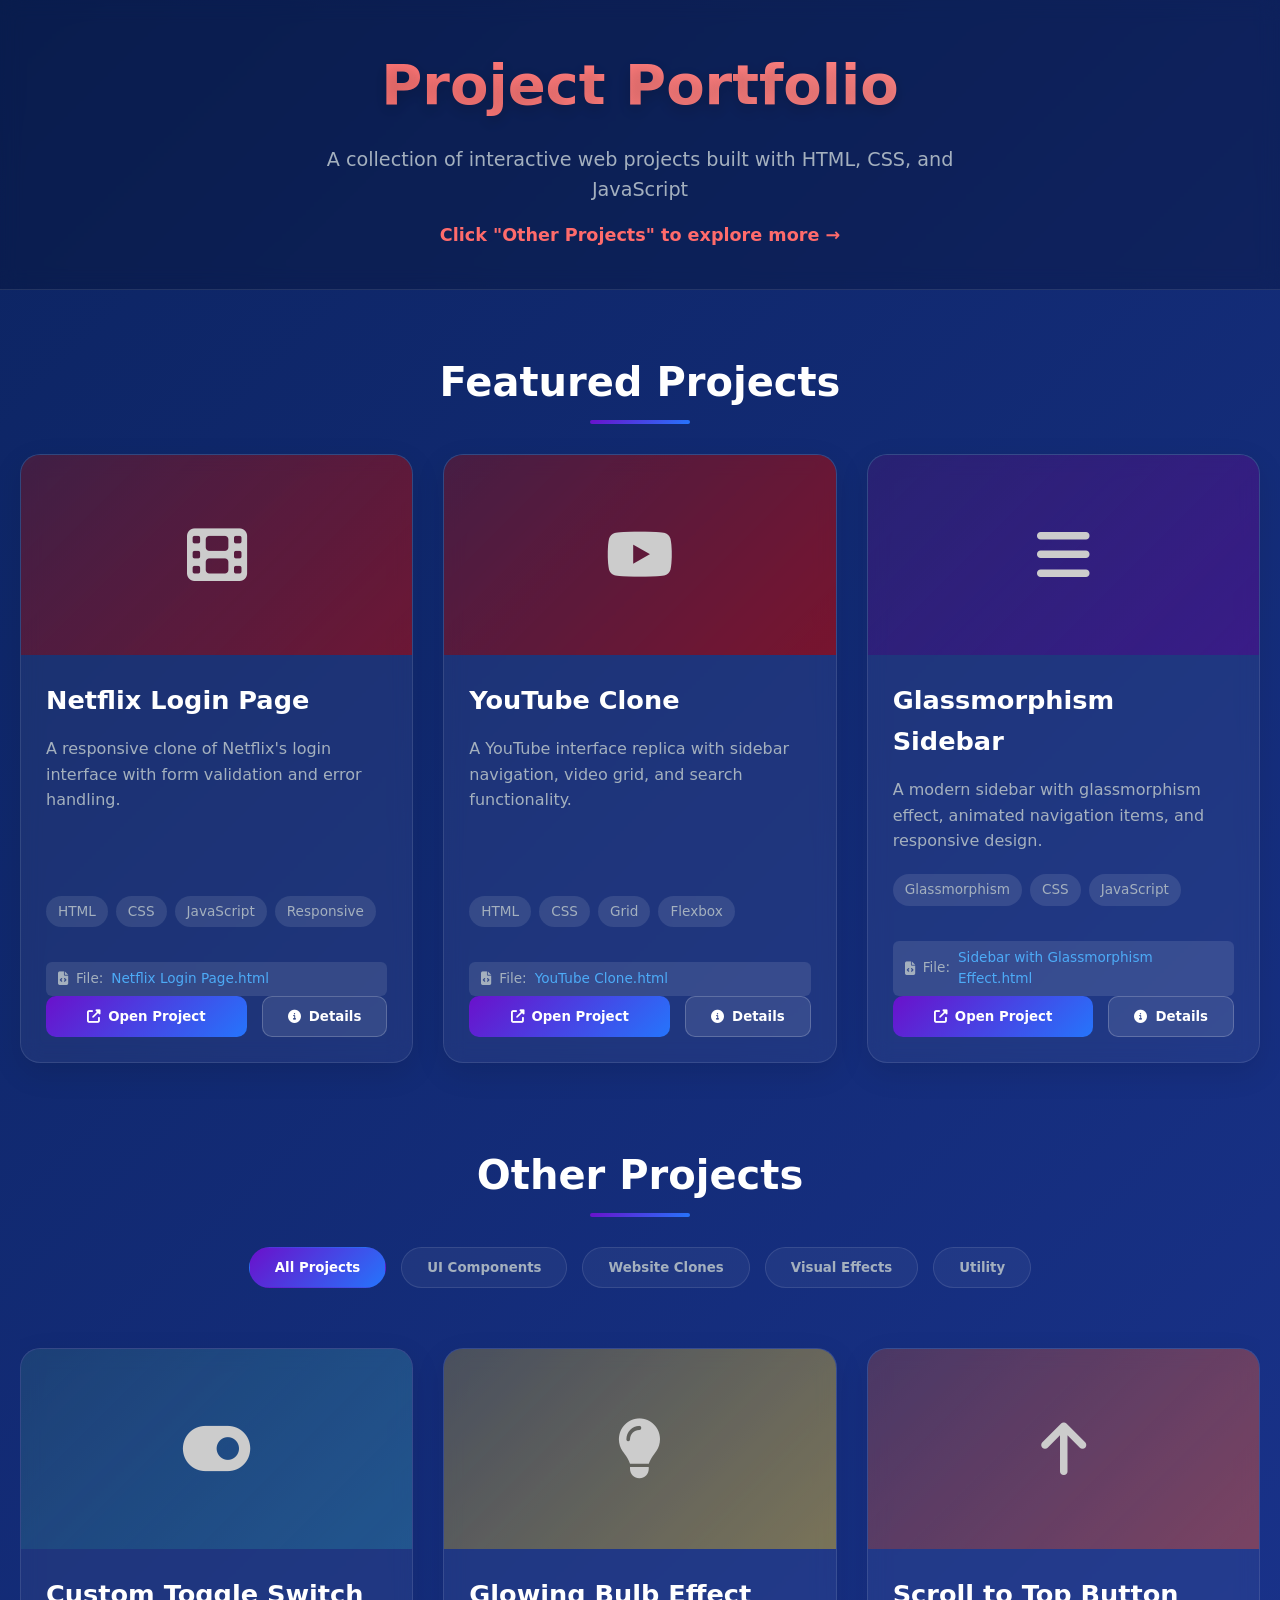
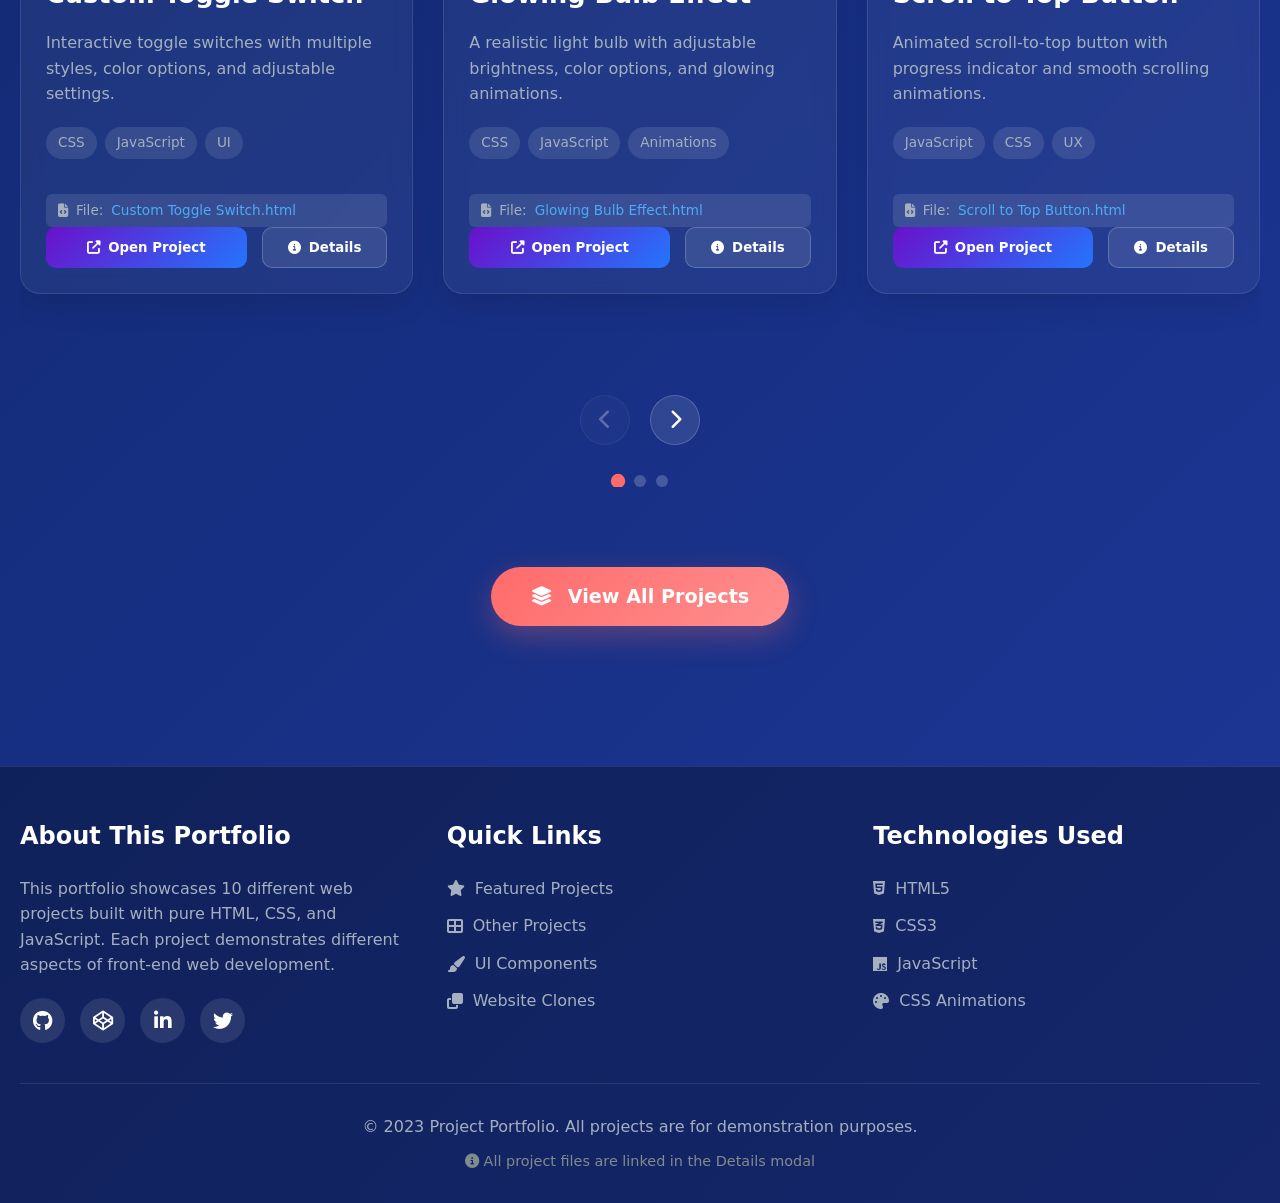
<file: Other Projects Button.html>
<!DOCTYPE html>
<html lang="en">
<head>
    <meta charset="UTF-8">
    <meta name="viewport" content="width=device-width, initial-scale=1.0">
    <title>Project Portfolio | Interactive Showcase</title>
    <link rel="stylesheet" href="https://cdnjs.cloudflare.com/ajax/libs/font-awesome/6.4.0/css/all.min.css">
    <style>
        * {
            margin: 0;
            padding: 0;
            box-sizing: border-box;
            font-family: 'Segoe UI', system-ui, sans-serif;
        }

        :root {
            --primary: #6a11cb;
            --secondary: #2575fc;
            --accent: #ff6b6b;
            --dark: #0c2461;
            --light: #f5f7fa;
            --gray: #7f8c8d;
        }

        body {
            background: linear-gradient(135deg, var(--dark) 0%, #1e3799 100%);
            color: white;
            min-height: 100vh;
            line-height: 1.6;
        }

        .container {
            max-width: 1400px;
            margin: 0 auto;
            padding: 0 20px;
        }

        /* Header Styles */
        header {
            padding: 40px 0;
            text-align: center;
            background: rgba(0, 0, 0, 0.2);
            backdrop-filter: blur(10px);
            border-bottom: 1px solid rgba(255, 255, 255, 0.1);
        }

        h1 {
            font-size: 3.5rem;
            margin-bottom: 15px;
            background: linear-gradient(135deg, var(--accent) 0%, #ff8e8e 100%);
            -webkit-background-clip: text;
            -webkit-text-fill-color: transparent;
            text-shadow: 0 5px 15px rgba(0, 0, 0, 0.2);
        }

        .subtitle {
            font-size: 1.2rem;
            color: #a4b0be;
            max-width: 700px;
            margin: 0 auto;
        }

        .tagline {
            margin-top: 15px;
            font-size: 1.1rem;
            color: var(--accent);
            font-weight: 600;
        }

        /* Main Content */
        .main-content {
            padding: 60px 0;
        }

        .section-title {
            font-size: 2.5rem;
            margin-bottom: 40px;
            text-align: center;
            position: relative;
            color: white;
        }

        .section-title::after {
            content: '';
            position: absolute;
            bottom: -10px;
            left: 50%;
            transform: translateX(-50%);
            width: 100px;
            height: 4px;
            background: linear-gradient(135deg, var(--primary) 0%, var(--secondary) 100%);
            border-radius: 2px;
        }

        /* Featured Projects */
        .featured-projects {
            margin-bottom: 80px;
        }

        .projects-grid {
            display: grid;
            grid-template-columns: repeat(auto-fill, minmax(350px, 1fr));
            gap: 30px;
            margin-top: 40px;
        }

        .project-card {
            background: rgba(255, 255, 255, 0.05);
            backdrop-filter: blur(10px);
            border-radius: 20px;
            overflow: hidden;
            transition: all 0.4s cubic-bezier(0.175, 0.885, 0.32, 1.275);
            border: 1px solid rgba(255, 255, 255, 0.1);
            box-shadow: 0 10px 30px rgba(0, 0, 0, 0.1);
            height: 100%;
            display: flex;
            flex-direction: column;
        }

        .project-card:hover {
            transform: translateY(-15px);
            box-shadow: 0 20px 40px rgba(0, 0, 0, 0.2);
            border-color: rgba(255, 255, 255, 0.2);
        }

        .project-image {
            height: 200px;
            width: 100%;
            background: linear-gradient(135deg, var(--primary) 0%, var(--secondary) 100%);
            display: flex;
            align-items: center;
            justify-content: center;
            font-size: 60px;
            color: white;
            position: relative;
            overflow: hidden;
        }

        .project-image::after {
            content: '';
            position: absolute;
            top: 0;
            left: 0;
            right: 0;
            bottom: 0;
            background: rgba(0, 0, 0, 0.2);
        }

        .project-content {
            padding: 25px;
            flex-grow: 1;
            display: flex;
            flex-direction: column;
        }

        .project-title {
            font-size: 1.6rem;
            margin-bottom: 15px;
            color: white;
        }

        .project-description {
            color: #a4b0be;
            margin-bottom: 20px;
            flex-grow: 1;
        }

        .project-tech {
            display: flex;
            flex-wrap: wrap;
            gap: 8px;
            margin-bottom: 25px;
        }

        .tech-tag {
            background: rgba(255, 255, 255, 0.1);
            padding: 5px 12px;
            border-radius: 20px;
            font-size: 0.85rem;
            color: #a4b0be;
        }

        .project-actions {
            display: flex;
            gap: 15px;
        }

        .btn {
            padding: 12px 25px;
            border-radius: 10px;
            font-weight: 600;
            cursor: pointer;
            transition: all 0.3s;
            border: none;
            display: flex;
            align-items: center;
            gap: 8px;
            justify-content: center;
            text-decoration: none;
        }

        .btn-primary {
            background: linear-gradient(135deg, var(--primary) 0%, var(--secondary) 100%);
            color: white;
            flex: 1;
        }

        .btn-primary:hover {
            transform: translateY(-3px);
            box-shadow: 0 10px 20px rgba(106, 17, 203, 0.3);
        }

        .btn-secondary {
            background: rgba(255, 255, 255, 0.1);
            color: white;
            border: 1px solid rgba(255, 255, 255, 0.2);
        }

        .btn-secondary:hover {
            background: rgba(255, 255, 255, 0.2);
            transform: translateY(-3px);
        }

        /* Other Projects Section */
        .other-projects {
            margin-bottom: 80px;
        }

        .other-projects-container {
            position: relative;
            overflow: hidden;
        }

        .projects-carousel {
            display: flex;
            transition: transform 0.5s ease;
            gap: 30px;
            padding: 20px 0;
        }

        .carousel-nav {
            display: flex;
            justify-content: center;
            gap: 20px;
            margin-top: 40px;
        }

        .carousel-btn {
            width: 50px;
            height: 50px;
            border-radius: 50%;
            background: rgba(255, 255, 255, 0.1);
            border: 1px solid rgba(255, 255, 255, 0.2);
            color: white;
            font-size: 20px;
            cursor: pointer;
            transition: all 0.3s;
            display: flex;
            align-items: center;
            justify-content: center;
        }

        .carousel-btn:hover {
            background: rgba(255, 255, 255, 0.2);
            transform: scale(1.1);
        }

        .carousel-btn.disabled {
            opacity: 0.3;
            cursor: not-allowed;
        }

        .carousel-btn.disabled:hover {
            transform: none;
            background: rgba(255, 255, 255, 0.1);
        }

        .carousel-dots {
            display: flex;
            justify-content: center;
            gap: 10px;
            margin-top: 30px;
        }

        .dot {
            width: 12px;
            height: 12px;
            border-radius: 50%;
            background: rgba(255, 255, 255, 0.2);
            cursor: pointer;
            transition: all 0.3s;
        }

        .dot.active {
            background: var(--accent);
            transform: scale(1.2);
        }

        /* Filter Buttons */
        .filter-buttons {
            display: flex;
            flex-wrap: wrap;
            gap: 15px;
            justify-content: center;
            margin-bottom: 40px;
        }

        .filter-btn {
            padding: 12px 25px;
            background: rgba(255, 255, 255, 0.05);
            border: 1px solid rgba(255, 255, 255, 0.1);
            border-radius: 30px;
            color: #a4b0be;
            font-weight: 600;
            cursor: pointer;
            transition: all 0.3s;
        }

        .filter-btn:hover {
            background: rgba(255, 255, 255, 0.1);
            color: white;
            transform: translateY(-3px);
        }

        .filter-btn.active {
            background: linear-gradient(135deg, var(--primary) 0%, var(--secondary) 100%);
            color: white;
            border-color: transparent;
        }

        /* View All Projects Button */
        .view-all-container {
            text-align: center;
            margin-top: 60px;
        }

        .view-all-btn {
            padding: 18px 40px;
            font-size: 1.2rem;
            background: linear-gradient(135deg, var(--accent) 0%, #ff8e8e 100%);
            color: white;
            border: none;
            border-radius: 50px;
            font-weight: 700;
            cursor: pointer;
            transition: all 0.4s;
            box-shadow: 0 10px 30px rgba(255, 107, 107, 0.3);
            display: inline-flex;
            align-items: center;
            gap: 15px;
        }

        .view-all-btn:hover {
            transform: translateY(-5px) scale(1.05);
            box-shadow: 0 20px 40px rgba(255, 107, 107, 0.4);
        }

        .view-all-btn:active {
            transform: translateY(-2px) scale(1.02);
        }

        /* File Link Indicator */
        .file-link {
            display: inline-flex;
            align-items: center;
            gap: 8px;
            background: rgba(255, 255, 255, 0.1);
            padding: 6px 12px;
            border-radius: 6px;
            font-size: 0.85rem;
            color: #a4b0be;
            margin-top: 10px;
        }

        .file-link a {
            color: #4dabf7;
            text-decoration: none;
        }

        .file-link a:hover {
            text-decoration: underline;
        }

        /* Footer */
        footer {
            background: rgba(0, 0, 0, 0.3);
            padding: 50px 0 30px;
            margin-top: 80px;
            border-top: 1px solid rgba(255, 255, 255, 0.1);
        }

        .footer-content {
            display: flex;
            flex-wrap: wrap;
            justify-content: space-between;
            gap: 40px;
            margin-bottom: 40px;
        }

        .footer-section {
            flex: 1;
            min-width: 250px;
        }

        .footer-section h3 {
            font-size: 1.5rem;
            margin-bottom: 20px;
            color: white;
        }

        .footer-section p {
            color: #a4b0be;
            margin-bottom: 20px;
        }

        .footer-links {
            list-style: none;
        }

        .footer-links li {
            margin-bottom: 12px;
        }

        .footer-links a {
            color: #a4b0be;
            text-decoration: none;
            transition: color 0.3s;
            display: flex;
            align-items: center;
            gap: 10px;
        }

        .footer-links a:hover {
            color: white;
        }

        .social-links {
            display: flex;
            gap: 15px;
            margin-top: 20px;
        }

        .social-link {
            width: 45px;
            height: 45px;
            border-radius: 50%;
            background: rgba(255, 255, 255, 0.1);
            display: flex;
            align-items: center;
            justify-content: center;
            color: white;
            font-size: 20px;
            transition: all 0.3s;
            text-decoration: none;
        }

        .social-link:hover {
            background: linear-gradient(135deg, var(--primary) 0%, var(--secondary) 100%);
            transform: translateY(-5px);
        }

        .copyright {
            text-align: center;
            padding-top: 30px;
            border-top: 1px solid rgba(255, 255, 255, 0.1);
            color: #a4b0be;
        }

        /* Modal Styles */
        .project-modal {
            position: fixed;
            top: 0;
            left: 0;
            right: 0;
            bottom: 0;
            background: rgba(0, 0, 0, 0.8);
            display: flex;
            align-items: center;
            justify-content: center;
            z-index: 1000;
            padding: 20px;
            backdrop-filter: blur(10px);
        }

        .modal-content {
            background: linear-gradient(135deg, #0c2461 0%, #1e3799 100%);
            border-radius: 20px;
            padding: 40px;
            max-width: 700px;
            width: 100%;
            border: 1px solid rgba(255, 255, 255, 0.1);
            box-shadow: 0 20px 50px rgba(0, 0, 0, 0.5);
            position: relative;
            max-height: 90vh;
            overflow-y: auto;
        }

        .close-modal {
            position: absolute;
            top: 20px;
            right: 20px;
            background: rgba(255, 255, 255, 0.1);
            border: none;
            width: 40px;
            height: 40px;
            border-radius: 50%;
            color: white;
            font-size: 20px;
            cursor: pointer;
            display: flex;
            align-items: center;
            justify-content: center;
            transition: all 0.3s;
        }

        .close-modal:hover {
            background: rgba(255, 255, 255, 0.2);
            transform: rotate(90deg);
        }

        .modal-header {
            display: flex;
            align-items: center;
            gap: 20px;
            margin-bottom: 30px;
        }

        .modal-icon {
            width: 70px;
            height: 70px;
            border-radius: 15px;
            display: flex;
            align-items: center;
            justify-content: center;
            font-size: 30px;
            color: white;
            flex-shrink: 0;
        }

        .modal-title {
            font-size: 2rem;
            color: white;
            margin-bottom: 5px;
        }

        .modal-category {
            color: #a4b0be;
            font-size: 0.9rem;
            text-transform: uppercase;
            letter-spacing: 1px;
        }

        .modal-description {
            color: #a4b0be;
            margin-bottom: 30px;
            line-height: 1.7;
            font-size: 1.1rem;
        }

        .modal-tech {
            margin-bottom: 30px;
        }

        .modal-tech h3 {
            color: white;
            margin-bottom: 15px;
            font-size: 1.3rem;
        }

        .tech-tags {
            display: flex;
            flex-wrap: wrap;
            gap: 10px;
        }

        .tech-tag-large {
            background: rgba(255, 255, 255, 0.1);
            padding: 8px 16px;
            border-radius: 20px;
            color: white;
            font-size: 0.9rem;
        }

        .file-info {
            background: rgba(0, 0, 0, 0.2);
            border-radius: 10px;
            padding: 20px;
            margin-bottom: 30px;
            border-left: 4px solid var(--accent);
        }

        .file-info h3 {
            color: white;
            margin-bottom: 10px;
            font-size: 1.2rem;
            display: flex;
            align-items: center;
            gap: 10px;
        }

        .file-links {
            display: flex;
            flex-direction: column;
            gap: 10px;
        }

        .file-link-item {
            display: flex;
            justify-content: space-between;
            align-items: center;
            padding: 10px;
            background: rgba(255, 255, 255, 0.05);
            border-radius: 8px;
            transition: background 0.3s;
        }

        .file-link-item:hover {
            background: rgba(255, 255, 255, 0.1);
        }

        .file-link-item span {
            color: #a4b0be;
            font-size: 0.95rem;
        }

        .file-link-item a {
            color: #4dabf7;
            text-decoration: none;
            font-weight: 600;
            display: flex;
            align-items: center;
            gap: 8px;
        }

        .file-link-item a:hover {
            text-decoration: underline;
        }

        .modal-actions {
            display: flex;
            gap: 15px;
        }

        .modal-btn {
            padding: 15px 30px;
            border-radius: 10px;
            font-weight: 600;
            cursor: pointer;
            transition: all 0.3s;
            border: none;
            display: flex;
            align-items: center;
            justify-content: center;
            gap: 10px;
            font-size: 1rem;
            flex: 1;
            text-decoration: none;
        }

        .modal-btn-primary {
            background: linear-gradient(135deg, var(--primary) 0%, var(--secondary) 100%);
            color: white;
        }

        .modal-btn-primary:hover {
            transform: translateY(-3px);
            box-shadow: 0 10px 20px rgba(106, 17, 203, 0.3);
        }

        .modal-btn-secondary {
            background: rgba(255, 255, 255, 0.1);
            color: white;
            border: 1px solid rgba(255, 255, 255, 0.2);
        }

        .modal-btn-secondary:hover {
            background: rgba(255, 255, 255, 0.2);
            transform: translateY(-3px);
        }

        /* Responsive Design */
        @media (max-width: 1100px) {
            .projects-grid {
                grid-template-columns: repeat(auto-fill, minmax(300px, 1fr));
            }
        }

        @media (max-width: 768px) {
            h1 {
                font-size: 2.5rem;
            }
            
            .section-title {
                font-size: 2rem;
            }
            
            .projects-grid {
                grid-template-columns: 1fr;
                max-width: 500px;
                margin-left: auto;
                margin-right: auto;
            }
            
            .project-actions {
                flex-direction: column;
            }
            
            .btn {
                width: 100%;
            }
            
            .filter-buttons {
                flex-direction: column;
                align-items: center;
            }
            
            .filter-btn {
                width: 100%;
                max-width: 300px;
                text-align: center;
            }
            
            .modal-content {
                padding: 30px 20px;
            }
            
            .modal-header {
                flex-direction: column;
                text-align: center;
                gap: 15px;
            }
            
            .modal-actions {
                flex-direction: column;
            }
        }

        @media (max-width: 480px) {
            h1 {
                font-size: 2rem;
            }
            
            .subtitle {
                font-size: 1rem;
            }
            
            .project-image {
                height: 180px;
                font-size: 50px;
            }
            
            .view-all-btn {
                padding: 15px 30px;
                font-size: 1.1rem;
            }
        }

        /* Animation for project cards */
        @keyframes fadeInUp {
            from {
                opacity: 0;
                transform: translateY(30px);
            }
            to {
                opacity: 1;
                transform: translateY(0);
            }
        }

        .project-card {
            animation: fadeInUp 0.6s ease forwards;
            opacity: 0;
        }

        .project-card:nth-child(1) { animation-delay: 0.1s; }
        .project-card:nth-child(2) { animation-delay: 0.2s; }
        .project-card:nth-child(3) { animation-delay: 0.3s; }
        .project-card:nth-child(4) { animation-delay: 0.4s; }
        .project-card:nth-child(5) { animation-delay: 0.5s; }
        .project-card:nth-child(6) { animation-delay: 0.6s; }
    </style>
</head>
<body>
    <!-- Header -->
    <header>
        <div class="container">
            <h1>Project Portfolio</h1>
            <p class="subtitle">A collection of interactive web projects built with HTML, CSS, and JavaScript</p>
            <p class="tagline">Click "Other Projects" to explore more →</p>
        </div>
    </header>

    <!-- Main Content -->
    <main class="main-content">
        <div class="container">
            <!-- Featured Projects Section -->
            <section class="featured-projects">
                <h2 class="section-title">Featured Projects</h2>
                
                <div class="projects-grid" id="featuredProjects">
                    <!-- Featured projects will be loaded here -->
                </div>
            </section>

            <!-- Other Projects Section -->
            <section class="other-projects">
                <h2 class="section-title">Other Projects</h2>
                
                <!-- Filter Buttons -->
                <div class="filter-buttons">
                    <button class="filter-btn active" data-filter="all">All Projects</button>
                    <button class="filter-btn" data-filter="ui">UI Components</button>
                    <button class="filter-btn" data-filter="clone">Website Clones</button>
                    <button class="filter-btn" data-filter="effect">Visual Effects</button>
                    <button class="filter-btn" data-filter="utility">Utility</button>
                </div>
                
                <!-- Projects Carousel -->
                <div class="other-projects-container">
                    <div class="projects-carousel" id="projectsCarousel">
                        <!-- Other projects will be loaded here -->
                    </div>
                    
                    <!-- Carousel Navigation -->
                    <div class="carousel-nav">
                        <button class="carousel-btn" id="prevBtn">
                            <i class="fas fa-chevron-left"></i>
                        </button>
                        <button class="carousel-btn" id="nextBtn">
                            <i class="fas fa-chevron-right"></i>
                        </button>
                    </div>
                    
                    <!-- Carousel Dots -->
                    <div class="carousel-dots" id="carouselDots">
                        <!-- Dots will be generated dynamically -->
                    </div>
                </div>
            </section>

            <!-- View All Projects Button -->
            <div class="view-all-container">
                <button class="view-all-btn" id="viewAllBtn">
                    <i class="fas fa-layer-group"></i>
                    View All Projects
                </button>
            </div>
        </div>
    </main>

    <!-- Footer -->
    <footer>
        <div class="container">
            <div class="footer-content">
                <div class="footer-section">
                    <h3>About This Portfolio</h3>
                    <p>This portfolio showcases 10 different web projects built with pure HTML, CSS, and JavaScript. Each project demonstrates different aspects of front-end web development.</p>
                    <div class="social-links">
                        <a href="#" class="social-link">
                            <i class="fab fa-github"></i>
                        </a>
                        <a href="#" class="social-link">
                            <i class="fab fa-codepen"></i>
                        </a>
                        <a href="#" class="social-link">
                            <i class="fab fa-linkedin-in"></i>
                        </a>
                        <a href="#" class="social-link">
                            <i class="fab fa-twitter"></i>
                        </a>
                    </div>
                </div>
                
                <div class="footer-section">
                    <h3>Quick Links</h3>
                    <ul class="footer-links">
                        <li>
                            <a href="#featured">
                                <i class="fas fa-star"></i>
                                Featured Projects
                            </a>
                        </li>
                        <li>
                            <a href="#other">
                                <i class="fas fa-th-large"></i>
                                Other Projects
                            </a>
                        </li>
                        <li>
                            <a href="#ui">
                                <i class="fas fa-paint-brush"></i>
                                UI Components
                            </a>
                        </li>
                        <li>
                            <a href="#clones">
                                <i class="fas fa-clone"></i>
                                Website Clones
                            </a>
                        </li>
                    </ul>
                </div>
                
                <div class="footer-section">
                    <h3>Technologies Used</h3>
                    <ul class="footer-links">
                        <li>
                            <a href="#">
                                <i class="fab fa-html5"></i>
                                HTML5
                            </a>
                        </li>
                        <li>
                            <a href="#">
                                <i class="fab fa-css3-alt"></i>
                                CSS3
                            </a>
                        </li>
                        <li>
                            <a href="#">
                                <i class="fab fa-js"></i>
                                JavaScript
                            </a>
                        </li>
                        <li>
                            <a href="#">
                                <i class="fas fa-palette"></i>
                                CSS Animations
                            </a>
                        </li>
                    </ul>
                </div>
            </div>
            
            <div class="copyright">
                <p>&copy; 2023 Project Portfolio. All projects are for demonstration purposes.</p>
                <p style="margin-top: 10px; font-size: 0.9rem; color: #7f8c8d;">
                    <i class="fas fa-info-circle"></i> All project files are linked in the Details modal
                </p>
            </div>
        </div>
    </footer>

    <script>
        // Project Data with file links
        const projects = [
            {
                id: 1,
                title: "Netflix Login Page",
                description: "A responsive clone of Netflix's login interface with form validation and error handling.",
                category: "clone",
                featured: true,
                icon: "fas fa-film",
                tech: ["HTML", "CSS", "JavaScript", "Responsive"],
                filename: "Netflix Login Page.html",
                color: "#E50914"
            },
            {
                id: 2,
                title: "YouTube Clone",
                description: "A YouTube interface replica with sidebar navigation, video grid, and search functionality.",
                category: "clone",
                featured: true,
                icon: "fab fa-youtube",
                tech: ["HTML", "CSS", "Grid", "Flexbox"],
                filename: "YouTube Clone.html",
                color: "#FF0000"
            },
            {
                id: 3,
                title: "Glassmorphism Sidebar",
                description: "A modern sidebar with glassmorphism effect, animated navigation items, and responsive design.",
                category: "ui",
                featured: true,
                icon: "fas fa-bars",
                tech: ["Glassmorphism", "CSS", "JavaScript"],
                filename: "Sidebar with Glassmorphism Effect.html",
                color: "#6a11cb"
            },
            {
                id: 4,
                title: "Custom Toggle Switch",
                description: "Interactive toggle switches with multiple styles, color options, and adjustable settings.",
                category: "ui",
                featured: false,
                icon: "fas fa-toggle-on",
                tech: ["CSS", "JavaScript", "UI"],
                filename: "Custom Toggle Switch.html",
                color: "#3498db"
            },
            {
                id: 5,
                title: "Glowing Bulb Effect",
                description: "A realistic light bulb with adjustable brightness, color options, and glowing animations.",
                category: "effect",
                featured: false,
                icon: "fas fa-lightbulb",
                tech: ["CSS", "JavaScript", "Animations"],
                filename: "Glowing Bulb Effect.html",
                color: "#ffdd59"
            },
            {
                id: 6,
                title: "Scroll to Top Button",
                description: "Animated scroll-to-top button with progress indicator and smooth scrolling animations.",
                category: "utility",
                featured: false,
                icon: "fas fa-arrow-up",
                tech: ["JavaScript", "CSS", "UX"],
                filename: "Scroll to Top Button.html",
                color: "#ff6b6b"
            },
            {
                id: 7,
                title: "Star Rating with Edge Effects",
                description: "Interactive star rating system with glowing edge effects and particle animations.",
                category: "ui",
                featured: false,
                icon: "fas fa-star",
                tech: ["CSS", "JavaScript", "Animations"],
                filename: "Star Rating with Edge Effects.html",
                color: "#ff9f1a"
            },
            {
                id: 8,
                title: "Responsive Website",
                description: "A fully responsive website with multiple sections and mobile-first design approach.",
                category: "clone",
                featured: false,
                icon: "fas fa-laptop",
                tech: ["Responsive", "HTML", "CSS"],
                filename: "Simple Responsive Website.html",
                color: "#2ecc71"
            },
            {
                id: 9,
                title: "Popup Share Modal",
                description: "A beautiful share modal with social platform options and copy link functionality.",
                category: "ui",
                featured: false,
                icon: "fas fa-share-alt",
                tech: ["CSS", "JavaScript", "Modal"],
                filename: "Popup Share Modal UI Design.html",
                color: "#9b59b6"
            },
            {
                id: 10,
                title: "Animated Pricing Cards",
                description: "Interactive pricing cards with toggle between monthly/annual billing and hover effects.",
                category: "ui",
                featured: false,
                icon: "fas fa-tags",
                tech: ["CSS", "JavaScript", "Animations"],
                filename: "Animated Pricing Card UI Design.html",
                color: "#e74c3c"
            }
        ];

        // DOM Elements
        const featuredProjectsContainer = document.getElementById('featuredProjects');
        const projectsCarousel = document.getElementById('projectsCarousel');
        const carouselDots = document.getElementById('carouselDots');
        const prevBtn = document.getElementById('prevBtn');
        const nextBtn = document.getElementById('nextBtn');
        const filterButtons = document.querySelectorAll('.filter-btn');
        const viewAllBtn = document.getElementById('viewAllBtn');

        // Carousel State
        let currentSlide = 0;
        let itemsPerSlide = 3;
        let filteredProjects = [...projects.filter(p => !p.featured)];
        
        // Initialize the page
        function init() {
            renderFeaturedProjects();
            renderCarousel();
            updateCarouselDots();
            updateCarouselButtons();
            
            // Set initial filter
            filterProjects('all');
            
            // Set up event listeners
            setupEventListeners();
            
            // Auto-rotate carousel
            startAutoRotate();
        }
        
        // Render featured projects
        function renderFeaturedProjects() {
            featuredProjectsContainer.innerHTML = '';
            
            const featured = projects.filter(project => project.featured);
            
            featured.forEach(project => {
                const projectCard = createProjectCard(project);
                featuredProjectsContainer.appendChild(projectCard);
            });
        }
        
        // Render carousel
        function renderCarousel() {
            projectsCarousel.innerHTML = '';
            
            filteredProjects.forEach(project => {
                const projectCard = createProjectCard(project);
                projectCard.style.minWidth = `calc((100% - ${(itemsPerSlide - 1) * 30}px) / ${itemsPerSlide})`;
                projectsCarousel.appendChild(projectCard);
            });
            
            updateCarouselPosition();
        }
        
        // Create project card element
        function createProjectCard(project) {
            const card = document.createElement('div');
            card.className = 'project-card';
            card.dataset.category = project.category;
            
            card.innerHTML = `
                <div class="project-image" style="background: linear-gradient(135deg, ${project.color}44 0%, ${project.color}88 100%);">
                    <i class="${project.icon}"></i>
                </div>
                <div class="project-content">
                    <h3 class="project-title">${project.title}</h3>
                    <p class="project-description">${project.description}</p>
                    <div class="project-tech">
                        ${project.tech.map(tech => `<span class="tech-tag">${tech}</span>`).join('')}
                    </div>
                    <div class="file-link">
                        <i class="fas fa-file-code"></i>
                        <span>File:</span>
                        <a href="${project.filename}" target="_blank">${project.filename}</a>
                    </div>
                    <div class="project-actions">
                        <button class="btn btn-primary view-project-btn" data-id="${project.id}">
                            <i class="fas fa-external-link-alt"></i> Open Project
                        </button>
                        <button class="btn btn-secondary details-btn" data-id="${project.id}">
                            <i class="fas fa-info-circle"></i> Details
                        </button>
                    </div>
                </div>
            `;
            
            return card;
        }
        
        // Update carousel position
        function updateCarouselPosition() {
            const slideWidth = 100 / itemsPerSlide;
            const translateX = -currentSlide * slideWidth;
            projectsCarousel.style.transform = `translateX(${translateX}%)`;
        }
        
        // Update carousel dots
        function updateCarouselDots() {
            carouselDots.innerHTML = '';
            const totalSlides = Math.ceil(filteredProjects.length / itemsPerSlide);
            
            for (let i = 0; i < totalSlides; i++) {
                const dot = document.createElement('div');
                dot.className = `dot ${i === currentSlide ? 'active' : ''}`;
                dot.dataset.slide = i;
                dot.addEventListener('click', () => goToSlide(i));
                carouselDots.appendChild(dot);
            }
        }
        
        // Update carousel navigation buttons
        function updateCarouselButtons() {
            const totalSlides = Math.ceil(filteredProjects.length / itemsPerSlide);
            
            prevBtn.classList.toggle('disabled', currentSlide === 0);
            nextBtn.classList.toggle('disabled', currentSlide === totalSlides - 1);
        }
        
        // Go to specific slide
        function goToSlide(slideIndex) {
            const totalSlides = Math.ceil(filteredProjects.length / itemsPerSlide);
            
            if (slideIndex >= 0 && slideIndex < totalSlides) {
                currentSlide = slideIndex;
                updateCarouselPosition();
                updateCarouselDots();
                updateCarouselButtons();
            }
        }
        
        // Next slide
        function nextSlide() {
            const totalSlides = Math.ceil(filteredProjects.length / itemsPerSlide);
            
            if (currentSlide < totalSlides - 1) {
                currentSlide++;
                updateCarouselPosition();
                updateCarouselDots();
                updateCarouselButtons();
            }
        }
        
        // Previous slide
        function prevSlide() {
            if (currentSlide > 0) {
                currentSlide--;
                updateCarouselPosition();
                updateCarouselDots();
                updateCarouselButtons();
            }
        }
        
        // Filter projects by category
        function filterProjects(category) {
            // Update active filter button
            filterButtons.forEach(btn => {
                if (btn.dataset.filter === category) {
                    btn.classList.add('active');
                } else {
                    btn.classList.remove('active');
                }
            });
            
            // Filter projects
            if (category === 'all') {
                filteredProjects = [...projects.filter(p => !p.featured)];
            } else {
                filteredProjects = projects.filter(project => 
                    !project.featured && project.category === category
                );
            }
            
            // Reset to first slide
            currentSlide = 0;
            
            // Re-render carousel
            renderCarousel();
            updateCarouselDots();
            updateCarouselButtons();
        }
        
        // Setup event listeners
        function setupEventListeners() {
            // Carousel navigation
            prevBtn.addEventListener('click', prevSlide);
            nextBtn.addEventListener('click', nextSlide);
            
            // Filter buttons
            filterButtons.forEach(btn => {
                btn.addEventListener('click', () => {
                    filterProjects(btn.dataset.filter);
                });
            });
            
            // View all projects button
            viewAllBtn.addEventListener('click', () => {
                // Show all projects in the carousel
                filterProjects('all');
                
                // Animate the button
                viewAllBtn.innerHTML = '<i class="fas fa-check"></i> Showing All Projects';
                viewAllBtn.style.background = 'linear-gradient(135deg, #2ecc71 0%, #27ae60 100%)';
                
                setTimeout(() => {
                    viewAllBtn.innerHTML = '<i class="fas fa-layer-group"></i> View All Projects';
                    viewAllBtn.style.background = 'linear-gradient(135deg, var(--accent) 0%, #ff8e8e 100%)';
                }, 2000);
                
                // Scroll to carousel
                document.querySelector('.other-projects').scrollIntoView({
                    behavior: 'smooth'
                });
            });
            
            // Project card buttons
            document.addEventListener('click', (e) => {
                // Open project button
                if (e.target.classList.contains('view-project-btn') || 
                    e.target.closest('.view-project-btn')) {
                    const btn = e.target.classList.contains('view-project-btn') 
                        ? e.target 
                        : e.target.closest('.view-project-btn');
                    const projectId = parseInt(btn.dataset.id);
                    const project = projects.find(p => p.id === projectId);
                    
                    if (project) {
                        // Open the project file in a new tab
                        window.open(project.filename, '_blank');
                        
                        // Add click animation
                        btn.innerHTML = '<i class="fas fa-spinner fa-spin"></i> Opening...';
                        setTimeout(() => {
                            btn.innerHTML = '<i class="fas fa-external-link-alt"></i> Open Project';
                        }, 1000);
                    }
                }
                
                // Details button
                if (e.target.classList.contains('details-btn') || 
                    e.target.closest('.details-btn')) {
                    const btn = e.target.classList.contains('details-btn') 
                        ? e.target 
                        : e.target.closest('.details-btn');
                    const projectId = parseInt(btn.dataset.id);
                    const project = projects.find(p => p.id === projectId);
                    
                    if (project) {
                        // Show project details modal
                        showProjectDetails(project);
                    }
                }
            });
            
            // Responsive items per slide
            window.addEventListener('resize', updateItemsPerSlide);
            updateItemsPerSlide();
        }
        
        // Update items per slide based on screen width
        function updateItemsPerSlide() {
            if (window.innerWidth < 768) {
                itemsPerSlide = 1;
            } else if (window.innerWidth < 1100) {
                itemsPerSlide = 2;
            } else {
                itemsPerSlide = 3;
            }
            
            // Re-render carousel with new items per slide
            renderCarousel();
            updateCarouselDots();
            updateCarouselButtons();
        }
        
        // Show project details modal
        function showProjectDetails(project) {
            // Create modal
            const modal = document.createElement('div');
            modal.className = 'project-modal';
            
            modal.innerHTML = `
                <div class="modal-content">
                    <button class="close-modal">
                        <i class="fas fa-times"></i>
                    </button>
                    
                    <div class="modal-header">
                        <div class="modal-icon" style="background: linear-gradient(135deg, ${project.color}44 0%, ${project.color}88 100%);">
                            <i class="${project.icon}"></i>
                        </div>
                        <div>
                            <h2 class="modal-title">${project.title}</h2>
                            <div class="modal-category">${project.category.toUpperCase()} PROJECT</div>
                        </div>
                    </div>
                    
                    <p class="modal-description">${project.description}</p>
                    
                    <div class="file-info">
                        <h3><i class="fas fa-file-code"></i> Project Files</h3>
                        <div class="file-links">
                            <div class="file-link-item">
                                <span>Main HTML File:</span>
                                <a href="${project.filename}" target="_blank">
                                    <i class="fas fa-external-link-alt"></i> ${project.filename}
                                </a>
                            </div>
                            <div class="file-link-item">
                                <span>Download Link:</span>
                                <a href="${project.filename}" download="${project.filename}">
                                    <i class="fas fa-download"></i> Download File
                                </a>
                            </div>
                        </div>
                    </div>
                    
                    <div class="modal-tech">
                        <h3>Technologies Used</h3>
                        <div class="tech-tags">
                            ${project.tech.map(tech => `<span class="tech-tag-large">${tech}</span>`).join('')}
                        </div>
                    </div>
                    
                    <div class="modal-actions">
                        <a href="${project.filename}" target="_blank" class="modal-btn modal-btn-primary">
                            <i class="fas fa-external-link-alt"></i> Open Project
                        </a>
                        <a href="${project.filename}" download="${project.filename}" class="modal-btn modal-btn-secondary">
                            <i class="fas fa-download"></i> Download File
                        </a>
                    </div>
                </div>
            `;
            
            document.body.appendChild(modal);
            
            // Close modal events
            const closeBtn = modal.querySelector('.close-modal');
            closeBtn.addEventListener('click', () => {
                document.body.removeChild(modal);
            });
            
            modal.addEventListener('click', (e) => {
                if (e.target === modal) {
                    document.body.removeChild(modal);
                }
            });
            
            // Keyboard close
            document.addEventListener('keydown', function closeModalOnEscape(e) {
                if (e.key === 'Escape') {
                    document.body.removeChild(modal);
                    document.removeEventListener('keydown', closeModalOnEscape);
                }
            });
            
            // Focus trap for accessibility
            const focusableElements = modal.querySelectorAll('button, a, input, textarea, select');
            const firstFocusable = focusableElements[0];
            const lastFocusable = focusableElements[focusableElements.length - 1];
            
            modal.addEventListener('keydown', function(e) {
                if (e.key === 'Tab') {
                    if (e.shiftKey) {
                        if (document.activeElement === firstFocusable) {
                            lastFocusable.focus();
                            e.preventDefault();
                        }
                    } else {
                        if (document.activeElement === lastFocusable) {
                            firstFocusable.focus();
                            e.preventDefault();
                        }
                    }
                }
            });
            
            // Focus first element
            setTimeout(() => {
                firstFocusable.focus();
            }, 100);
        }
        
        // Auto rotate carousel
        function startAutoRotate() {
            setInterval(() => {
                const totalSlides = Math.ceil(filteredProjects.length / itemsPerSlide);
                
                if (totalSlides > 1) {
                    if (currentSlide < totalSlides - 1) {
                        nextSlide();
                    } else {
                        goToSlide(0);
                    }
                }
            }, 5000); // Rotate every 5 seconds
        }
        
        // Initialize the page
        document.addEventListener('DOMContentLoaded', init);
    </script>
</body>
</html>
</file>
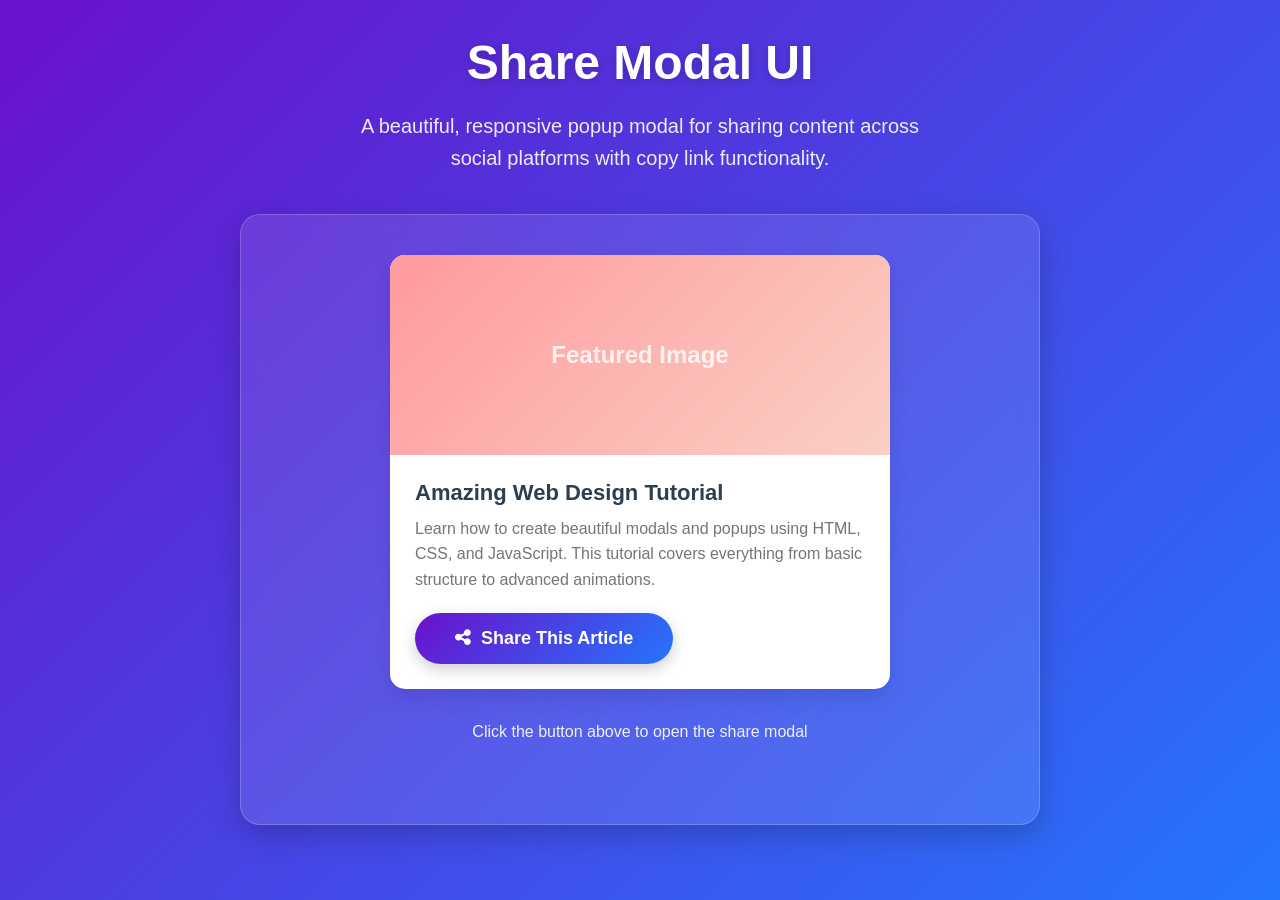
<file: Popup Share Modal UI Design.html>
<!DOCTYPE html>
<html lang="en">
<head>
    <meta charset="UTF-8">
    <meta name="viewport" content="width=device-width, initial-scale=1.0">
    <title>Popup Share Modal</title>
    <link rel="stylesheet" href="https://cdnjs.cloudflare.com/ajax/libs/font-awesome/6.4.0/css/all.min.css">
    <style>
        * {
            margin: 0;
            padding: 0;
            box-sizing: border-box;
            font-family: 'Segoe UI', Tahoma, Geneva, Verdana, sans-serif;
        }

        body {
            background: linear-gradient(135deg, #6a11cb 0%, #2575fc 100%);
            min-height: 100vh;
            display: flex;
            flex-direction: column;
            justify-content: center;
            align-items: center;
            padding: 20px;
        }

        .container {
            max-width: 800px;
            width: 100%;
            text-align: center;
            color: white;
        }

        h1 {
            font-size: 48px;
            margin-bottom: 20px;
            text-shadow: 0 2px 10px rgba(0, 0, 0, 0.2);
        }

        p {
            font-size: 20px;
            margin-bottom: 40px;
            opacity: 0.9;
            max-width: 600px;
            margin-left: auto;
            margin-right: auto;
            line-height: 1.6;
        }

        .demo-content {
            background: rgba(255, 255, 255, 0.1);
            backdrop-filter: blur(10px);
            border-radius: 20px;
            padding: 40px;
            margin-bottom: 40px;
            border: 1px solid rgba(255, 255, 255, 0.2);
            box-shadow: 0 10px 30px rgba(0, 0, 0, 0.2);
        }

        .article-preview {
            background: white;
            border-radius: 15px;
            overflow: hidden;
            max-width: 500px;
            margin: 0 auto 30px;
            box-shadow: 0 10px 20px rgba(0, 0, 0, 0.1);
        }

        .article-image {
            height: 200px;
            background: linear-gradient(135deg, #ff9a9e 0%, #fad0c4 100%);
            position: relative;
            overflow: hidden;
        }

        .article-image::before {
            content: 'Featured Image';
            position: absolute;
            top: 50%;
            left: 50%;
            transform: translate(-50%, -50%);
            color: rgba(255, 255, 255, 0.8);
            font-size: 24px;
            font-weight: bold;
        }

        .article-content {
            padding: 25px;
            text-align: left;
            color: #333;
        }

        .article-content h3 {
            font-size: 22px;
            margin-bottom: 10px;
            color: #2c3e50;
        }

        .article-content p {
            font-size: 16px;
            color: #666;
            margin-bottom: 20px;
        }

        .share-btn {
            background: linear-gradient(135deg, #6a11cb 0%, #2575fc 100%);
            color: white;
            border: none;
            padding: 15px 40px;
            font-size: 18px;
            font-weight: 600;
            border-radius: 50px;
            cursor: pointer;
            transition: all 0.3s ease;
            box-shadow: 0 5px 15px rgba(0, 0, 0, 0.2);
            display: inline-flex;
            align-items: center;
            gap: 10px;
        }

        .share-btn:hover {
            transform: translateY(-3px);
            box-shadow: 0 8px 20px rgba(0, 0, 0, 0.3);
        }

        .share-btn:active {
            transform: translateY(-1px);
        }

        /* Modal Styles */
        .modal-overlay {
            position: fixed;
            top: 0;
            left: 0;
            right: 0;
            bottom: 0;
            background: rgba(0, 0, 0, 0.7);
            display: flex;
            justify-content: center;
            align-items: center;
            z-index: 1000;
            opacity: 0;
            visibility: hidden;
            transition: all 0.3s ease;
            backdrop-filter: blur(5px);
        }

        .modal-overlay.active {
            opacity: 1;
            visibility: visible;
        }

        .share-modal {
            background: white;
            border-radius: 20px;
            width: 90%;
            max-width: 500px;
            overflow: hidden;
            transform: translateY(30px);
            opacity: 0;
            transition: all 0.4s ease;
            box-shadow: 0 20px 40px rgba(0, 0, 0, 0.3);
        }

        .modal-overlay.active .share-modal {
            transform: translateY(0);
            opacity: 1;
        }

        .modal-header {
            padding: 25px 30px;
            background: linear-gradient(135deg, #6a11cb 0%, #2575fc 100%);
            color: white;
            text-align: left;
            position: relative;
        }

        .modal-title {
            font-size: 24px;
            font-weight: 600;
            margin-bottom: 5px;
        }

        .modal-subtitle {
            font-size: 14px;
            opacity: 0.9;
        }

        .close-btn {
            position: absolute;
            top: 20px;
            right: 20px;
            background: rgba(255, 255, 255, 0.2);
            border: none;
            width: 40px;
            height: 40px;
            border-radius: 50%;
            color: white;
            font-size: 20px;
            cursor: pointer;
            display: flex;
            align-items: center;
            justify-content: center;
            transition: background 0.3s;
        }

        .close-btn:hover {
            background: rgba(255, 255, 255, 0.3);
        }

        .modal-body {
            padding: 30px;
        }

        .share-options {
            display: grid;
            grid-template-columns: repeat(auto-fit, minmax(100px, 1fr));
            gap: 20px;
            margin-bottom: 30px;
        }

        .share-option {
            display: flex;
            flex-direction: column;
            align-items: center;
            padding: 20px 10px;
            border-radius: 15px;
            cursor: pointer;
            transition: all 0.3s ease;
            text-decoration: none;
            color: #333;
        }

        .share-option:hover {
            background: #f5f7fa;
            transform: translateY(-5px);
        }

        .share-icon {
            width: 60px;
            height: 60px;
            border-radius: 50%;
            display: flex;
            align-items: center;
            justify-content: center;
            font-size: 24px;
            color: white;
            margin-bottom: 15px;
            transition: transform 0.3s;
        }

        .share-option:hover .share-icon {
            transform: scale(1.1);
        }

        .facebook {
            background: linear-gradient(135deg, #3b5998, #8b9dc3);
        }

        .twitter {
            background: linear-gradient(135deg, #1da1f2, #a6d4f2);
        }

        .linkedin {
            background: linear-gradient(135deg, #0077b5, #00a0dc);
        }

        .whatsapp {
            background: linear-gradient(135deg, #25d366, #128c7e);
        }

        .email {
            background: linear-gradient(135deg, #ea4335, #fbbc05);
        }

        .link {
            background: linear-gradient(135deg, #6c757d, #adb5bd);
        }

        .share-label {
            font-size: 14px;
            font-weight: 600;
        }

        .link-container {
            display: flex;
            margin-bottom: 25px;
            border: 1px solid #e0e0e0;
            border-radius: 10px;
            overflow: hidden;
        }

        .link-input {
            flex: 1;
            padding: 15px;
            border: none;
            font-size: 16px;
            background: #f8f9fa;
        }

        .copy-btn {
            background: #6a11cb;
            color: white;
            border: none;
            padding: 0 25px;
            cursor: pointer;
            font-weight: 600;
            transition: background 0.3s;
        }

        .copy-btn:hover {
            background: #5a0db3;
        }

        .copy-btn.copied {
            background: #25d366;
        }

        .modal-footer {
            padding: 20px 30px;
            border-top: 1px solid #f0f0f0;
            text-align: right;
        }

        .done-btn {
            background: #6a11cb;
            color: white;
            border: none;
            padding: 12px 30px;
            border-radius: 8px;
            font-weight: 600;
            cursor: pointer;
            transition: all 0.3s;
        }

        .done-btn:hover {
            background: #5a0db3;
            transform: translateY(-2px);
        }

        /* Toast Notification */
        .toast {
            position: fixed;
            bottom: 30px;
            left: 50%;
            transform: translateX(-50%) translateY(100px);
            background: #25d366;
            color: white;
            padding: 15px 30px;
            border-radius: 50px;
            font-weight: 600;
            box-shadow: 0 5px 15px rgba(0, 0, 0, 0.2);
            z-index: 1001;
            opacity: 0;
            transition: all 0.3s ease;
        }

        .toast.active {
            transform: translateX(-50%) translateY(0);
            opacity: 1;
        }

        @media (max-width: 600px) {
            h1 {
                font-size: 36px;
            }
            
            p {
                font-size: 18px;
            }
            
            .demo-content {
                padding: 25px;
            }
            
            .share-options {
                grid-template-columns: repeat(3, 1fr);
                gap: 15px;
            }
            
            .share-icon {
                width: 50px;
                height: 50px;
                font-size: 20px;
            }
        }

        @media (max-width: 400px) {
            .share-options {
                grid-template-columns: repeat(2, 1fr);
            }
        }
    </style>
</head>
<body>
    <div class="container">
        <h1>Share Modal UI</h1>
        <p>A beautiful, responsive popup modal for sharing content across social platforms with copy link functionality.</p>
        
        <div class="demo-content">
            <div class="article-preview">
                <div class="article-image"></div>
                <div class="article-content">
                    <h3>Amazing Web Design Tutorial</h3>
                    <p>Learn how to create beautiful modals and popups using HTML, CSS, and JavaScript. This tutorial covers everything from basic structure to advanced animations.</p>
                    <button class="share-btn" id="openShareModal">
                        <i class="fas fa-share-alt"></i> Share This Article
                    </button>
                </div>
            </div>
            
            <p style="font-size: 16px; margin-top: 20px;">Click the button above to open the share modal</p>
        </div>
    </div>

    <!-- Share Modal -->
    <div class="modal-overlay" id="modalOverlay">
        <div class="share-modal">
            <div class="modal-header">
                <button class="close-btn" id="closeModal">
                    <i class="fas fa-times"></i>
                </button>
                <h2 class="modal-title">Share This Article</h2>
                <p class="modal-subtitle">Choose a platform or copy the link to share</p>
            </div>
            
            <div class="modal-body">
                <div class="share-options">
                    <a href="#" class="share-option facebook" data-platform="facebook">
                        <div class="share-icon facebook">
                            <i class="fab fa-facebook-f"></i>
                        </div>
                        <span class="share-label">Facebook</span>
                    </a>
                    
                    <a href="#" class="share-option twitter" data-platform="twitter">
                        <div class="share-icon twitter">
                            <i class="fab fa-twitter"></i>
                        </div>
                        <span class="share-label">Twitter</span>
                    </a>
                    
                    <a href="#" class="share-option linkedin" data-platform="linkedin">
                        <div class="share-icon linkedin">
                            <i class="fab fa-linkedin-in"></i>
                        </div>
                        <span class="share-label">LinkedIn</span>
                    </a>
                    
                    <a href="#" class="share-option whatsapp" data-platform="whatsapp">
                        <div class="share-icon whatsapp">
                            <i class="fab fa-whatsapp"></i>
                        </div>
                        <span class="share-label">WhatsApp</span>
                    </a>
                    
                    <a href="#" class="share-option email" data-platform="email">
                        <div class="share-icon email">
                            <i class="fas fa-envelope"></i>
                        </div>
                        <span class="share-label">Email</span>
                    </a>
                    
                    <a href="#" class="share-option link" data-platform="link" id="copyLinkBtn">
                        <div class="share-icon link">
                            <i class="fas fa-link"></i>
                        </div>
                        <span class="share-label">Copy Link</span>
                    </a>
                </div>
                
                <div class="link-container">
                    <input type="text" class="link-input" id="linkInput" value="https://example.com/amazing-article" readonly>
                    <button class="copy-btn" id="copyBtn">Copy</button>
                </div>
            </div>
            
            <div class="modal-footer">
                <button class="done-btn" id="doneBtn">Done</button>
            </div>
        </div>
    </div>

    <!-- Toast Notification -->
    <div class="toast" id="toast">Link copied to clipboard!</div>

    <script>
        // DOM Elements
        const openShareModalBtn = document.getElementById('openShareModal');
        const closeModalBtn = document.getElementById('closeModal');
        const doneBtn = document.getElementById('doneBtn');
        const modalOverlay = document.getElementById('modalOverlay');
        const copyBtn = document.getElementById('copyBtn');
        const copyLinkBtn = document.getElementById('copyLinkBtn');
        const linkInput = document.getElementById('linkInput');
        const toast = document.getElementById('toast');
        const shareOptions = document.querySelectorAll('.share-option');
        
        // Open modal
        openShareModalBtn.addEventListener('click', () => {
            modalOverlay.classList.add('active');
            document.body.style.overflow = 'hidden';
        });
        
        // Close modal functions
        function closeModal() {
            modalOverlay.classList.remove('active');
            document.body.style.overflow = 'auto';
        }
        
        closeModalBtn.addEventListener('click', closeModal);
        doneBtn.addEventListener('click', closeModal);
        
        // Close modal when clicking outside
        modalOverlay.addEventListener('click', (e) => {
            if (e.target === modalOverlay) {
                closeModal();
            }
        });
        
        // Close modal with Escape key
        document.addEventListener('keydown', (e) => {
            if (e.key === 'Escape' && modalOverlay.classList.contains('active')) {
                closeModal();
            }
        });
        
        // Copy link functionality
        function copyToClipboard() {
            linkInput.select();
            linkInput.setSelectionRange(0, 99999); // For mobile devices
            
            try {
                const successful = document.execCommand('copy');
                if (successful) {
                    // Show feedback
                    copyBtn.textContent = 'Copied!';
                    copyBtn.classList.add('copied');
                    
                    // Show toast
                    toast.classList.add('active');
                    
                    // Reset button after 2 seconds
                    setTimeout(() => {
                        copyBtn.textContent = 'Copy';
                        copyBtn.classList.remove('copied');
                    }, 2000);
                    
                    // Hide toast after 3 seconds
                    setTimeout(() => {
                        toast.classList.remove('active');
                    }, 3000);
                }
            } catch (err) {
                console.error('Failed to copy: ', err);
                // Fallback for browsers that don't support execCommand
                navigator.clipboard.writeText(linkInput.value).then(() => {
                    copyBtn.textContent = 'Copied!';
                    copyBtn.classList.add('copied');
                    
                    toast.classList.add('active');
                    
                    setTimeout(() => {
                        copyBtn.textContent = 'Copy';
                        copyBtn.classList.remove('copied');
                    }, 2000);
                    
                    setTimeout(() => {
                        toast.classList.remove('active');
                    }, 3000);
                });
            }
        }
        
        copyBtn.addEventListener('click', copyToClipboard);
        copyLinkBtn.addEventListener('click', (e) => {
            e.preventDefault();
            copyToClipboard();
        });
        
        // Share option click handlers
        shareOptions.forEach(option => {
            option.addEventListener('click', function(e) {
                e.preventDefault();
                const platform = this.getAttribute('data-platform');
                
                if (platform === 'link') {
                    copyToClipboard();
                    return;
                }
                
                // In a real app, these would open share URLs
                const url = encodeURIComponent(linkInput.value);
                const title = encodeURIComponent('Amazing Web Design Tutorial');
                
                let shareUrl = '';
                
                switch (platform) {
                    case 'facebook':
                        shareUrl = `https://www.facebook.com/sharer/sharer.php?u=${url}`;
                        break;
                    case 'twitter':
                        shareUrl = `https://twitter.com/intent/tweet?url=${url}&text=${title}`;
                        break;
                    case 'linkedin':
                        shareUrl = `https://www.linkedin.com/shareArticle?mini=true&url=${url}&title=${title}`;
                        break;
                    case 'whatsapp':
                        shareUrl = `https://wa.me/?text=${title}%20${url}`;
                        break;
                    case 'email':
                        shareUrl = `mailto:?subject=${title}&body=Check out this article: ${url}`;
                        break;
                }
                
                // Show loading state on the clicked option
                const icon = this.querySelector('.share-icon');
                const originalHTML = icon.innerHTML;
                icon.innerHTML = '<i class="fas fa-spinner fa-spin"></i>';
                
                // Simulate API call/redirect
                setTimeout(() => {
                    icon.innerHTML = originalHTML;
                    
                    // In a real app, you would open the share URL
                    // window.open(shareUrl, '_blank');
                    
                    // For demo, show an alert
                    alert(`Sharing via ${platform} (demo mode)`);
                    
                    // Close modal after sharing
                    closeModal();
                }, 1000);
            });
        });
        
        // Add animation to share options on modal open
        modalOverlay.addEventListener('click', function() {
            if (this.classList.contains('active')) {
                shareOptions.forEach((option, index) => {
                    option.style.animationDelay = `${index * 0.05}s`;
                    option.style.animation = 'none';
                    setTimeout(() => {
                        option.style.animation = 'fadeInUp 0.5s ease forwards';
                    }, 10);
                });
            }
        });
        
        // Add CSS animation for share options
        const style = document.createElement('style');
        style.textContent = `
            @keyframes fadeInUp {
                from {
                    opacity: 0;
                    transform: translateY(20px);
                }
                to {
                    opacity: 1;
                    transform: translateY(0);
                }
            }
        `;
        document.head.appendChild(style);
    </script>
</body>
</html>
</file>
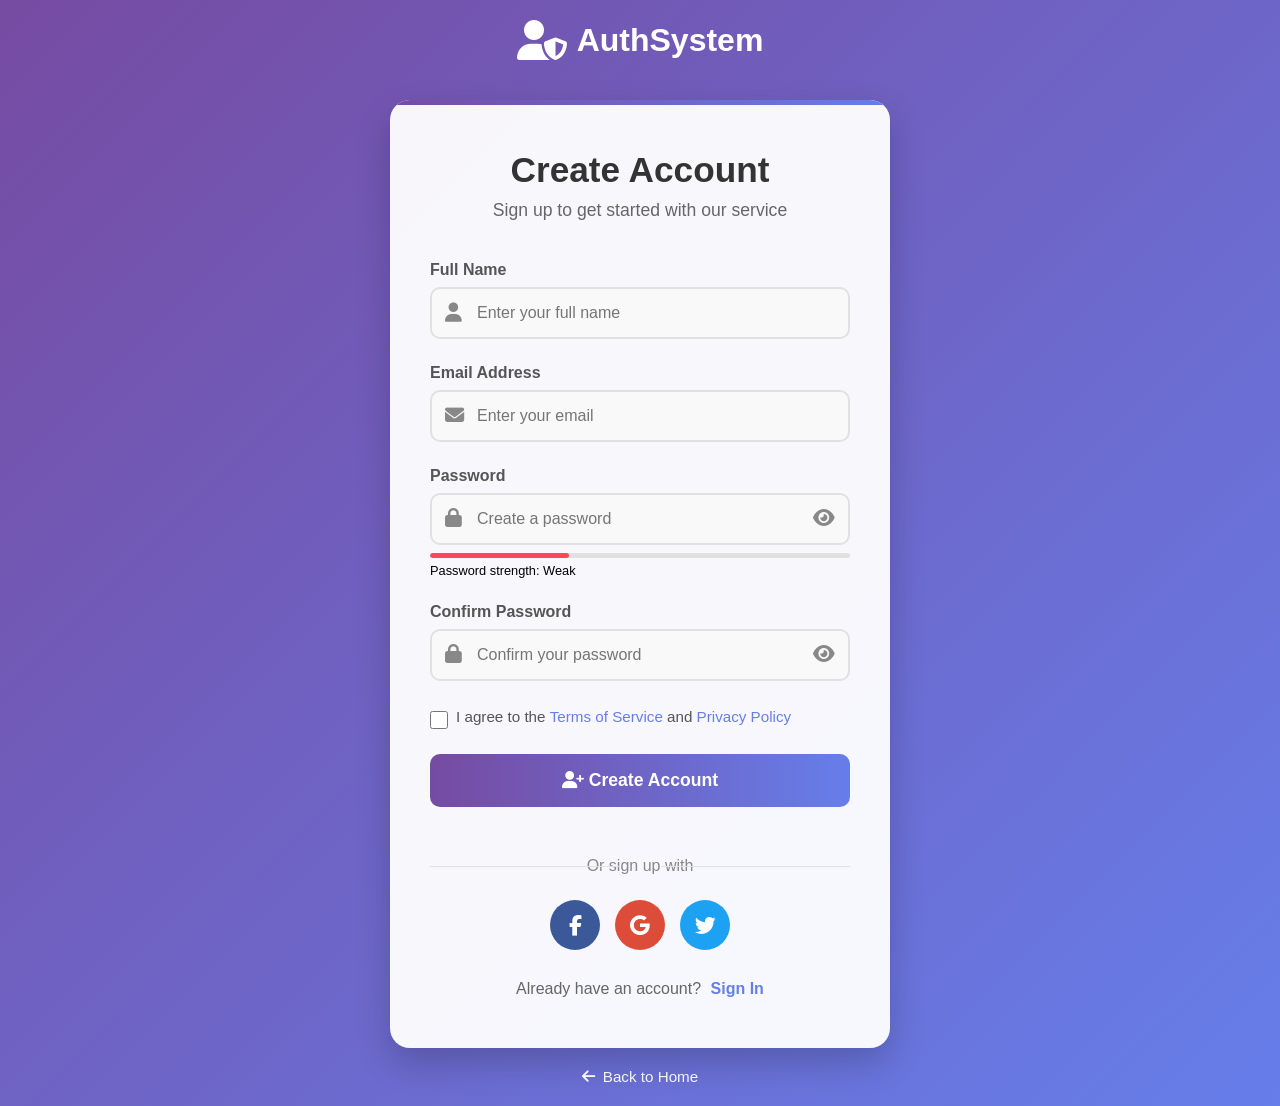
<file: register.html>
<!DOCTYPE html>
<html lang="en">
<head>
    <meta charset="UTF-8">
    <meta name="viewport" content="width=device-width, initial-scale=1.0">
    <title>Register - Auth System</title>
    <link rel="stylesheet" href="https://cdnjs.cloudflare.com/ajax/libs/font-awesome/6.4.0/css/all.min.css">
    <style>
        * {
            margin: 0;
            padding: 0;
            box-sizing: border-box;
            font-family: 'Segoe UI', Tahoma, Geneva, Verdana, sans-serif;
        }

        body {
            background: linear-gradient(135deg, #764ba2 0%, #667eea 100%);
            min-height: 100vh;
            display: flex;
            align-items: center;
            justify-content: center;
            padding: 20px;
            overflow-x: hidden;
        }

        .container {
            width: 100%;
            max-width: 500px;
            margin: 0 auto;
        }

        .logo {
            text-align: center;
            margin-bottom: 40px;
        }

        .logo a {
            display: inline-flex;
            align-items: center;
            gap: 10px;
            text-decoration: none;
            color: white;
            font-size: 2rem;
            font-weight: 700;
        }

        .logo i {
            font-size: 2.5rem;
        }

        .form-container {
            background: rgba(255, 255, 255, 0.95);
            border-radius: 20px;
            padding: 50px 40px;
            box-shadow: 0 15px 35px rgba(0, 0, 0, 0.2);
            position: relative;
            overflow: hidden;
        }

        .form-container::before {
            content: '';
            position: absolute;
            top: 0;
            left: 0;
            width: 100%;
            height: 5px;
            background: linear-gradient(90deg, #764ba2, #667eea);
        }

        .form-header {
            text-align: center;
            margin-bottom: 40px;
        }

        .form-header h1 {
            font-size: 2.2rem;
            color: #333;
            margin-bottom: 10px;
        }

        .form-header p {
            color: #666;
            font-size: 1.1rem;
        }

        .form-group {
            margin-bottom: 25px;
            position: relative;
        }

        .form-group label {
            display: block;
            margin-bottom: 8px;
            font-weight: 600;
            color: #555;
            font-size: 1rem;
        }

        .input-with-icon {
            position: relative;
        }

        .form-input {
            width: 100%;
            padding: 15px 15px 15px 45px;
            border: 2px solid #e1e1e1;
            border-radius: 10px;
            font-size: 1rem;
            transition: all 0.3s ease;
            background: #f9f9f9;
        }

        .form-input:focus {
            outline: none;
            border-color: #667eea;
            background: white;
            box-shadow: 0 5px 15px rgba(102, 126, 234, 0.1);
        }

        .input-icon {
            position: absolute;
            left: 15px;
            top: 50%;
            transform: translateY(-50%);
            color: #888;
            font-size: 1.2rem;
            transition: color 0.3s ease;
        }

        .form-input:focus + .input-icon {
            color: #667eea;
        }

        .password-toggle {
            position: absolute;
            right: 15px;
            top: 50%;
            transform: translateY(-50%);
            color: #888;
            cursor: pointer;
            font-size: 1.2rem;
        }

        .password-strength {
            margin-top: 8px;
            font-size: 0.85rem;
        }

        .strength-bar {
            height: 5px;
            background: #e1e1e1;
            border-radius: 3px;
            margin-top: 5px;
            overflow: hidden;
        }

        .strength-fill {
            height: 100%;
            width: 0%;
            border-radius: 3px;
            transition: all 0.3s ease;
        }

        .strength-weak {
            background: #ff4757;
            width: 33%;
        }

        .strength-medium {
            background: #ffa502;
            width: 66%;
        }

        .strength-strong {
            background: #2ed573;
            width: 100%;
        }

        .strength-text {
            font-size: 0.8rem;
            margin-top: 5px;
        }

        .terms {
            display: flex;
            align-items: flex-start;
            gap: 8px;
            margin-bottom: 25px;
        }

        .terms input {
            margin-top: 5px;
            width: 18px;
            height: 18px;
            accent-color: #667eea;
        }

        .terms label {
            color: #555;
            font-size: 0.95rem;
            line-height: 1.5;
        }

        .terms a {
            color: #667eea;
            text-decoration: none;
            font-weight: 500;
        }

        .terms a:hover {
            text-decoration: underline;
        }

        .submit-btn {
            width: 100%;
            padding: 16px;
            background: linear-gradient(90deg, #764ba2, #667eea);
            color: white;
            border: none;
            border-radius: 10px;
            font-size: 1.1rem;
            font-weight: 600;
            cursor: pointer;
            transition: all 0.3s ease;
            margin-bottom: 25px;
        }

        .submit-btn:hover {
            transform: translateY(-3px);
            box-shadow: 0 10px 20px rgba(102, 126, 234, 0.3);
        }

        .submit-btn:active {
            transform: translateY(0);
        }

        .divider {
            text-align: center;
            position: relative;
            margin: 25px 0;
            color: #888;
        }

        .divider::before {
            content: '';
            position: absolute;
            left: 0;
            top: 50%;
            width: 45%;
            height: 1px;
            background: #e1e1e1;
        }

        .divider::after {
            content: '';
            position: absolute;
            right: 0;
            top: 50%;
            width: 45%;
            height: 1px;
            background: #e1e1e1;
        }

        .social-login {
            display: flex;
            justify-content: center;
            gap: 15px;
            margin-bottom: 30px;
        }

        .social-btn {
            width: 50px;
            height: 50px;
            border-radius: 50%;
            display: flex;
            align-items: center;
            justify-content: center;
            color: white;
            font-size: 1.3rem;
            cursor: pointer;
            transition: all 0.3s ease;
            border: none;
        }

        .social-btn:hover {
            transform: translateY(-5px);
        }

        .facebook {
            background: #3b5998;
        }

        .google {
            background: #dd4b39;
        }

        .twitter {
            background: #1da1f2;
        }

        .toggle-form {
            text-align: center;
            color: #666;
            margin-top: 25px;
        }

        .toggle-link {
            color: #667eea;
            font-weight: 600;
            text-decoration: none;
            transition: color 0.3s ease;
            display: inline-block;
            margin-left: 5px;
        }

        .toggle-link:hover {
            color: #764ba2;
            text-decoration: underline;
        }

        /* Form validation styles */
        .form-input.error {
            border-color: #ff4757;
        }

        .error-message {
            color: #ff4757;
            font-size: 0.85rem;
            margin-top: 5px;
            display: none;
        }

        .success-message {
            background: #2ed573;
            color: white;
            padding: 15px;
            border-radius: 10px;
            margin-bottom: 20px;
            text-align: center;
            display: none;
        }

        .back-home {
            text-align: center;
            margin-top: 20px;
        }

        .back-home a {
            color: white;
            text-decoration: none;
            display: inline-flex;
            align-items: center;
            gap: 8px;
            font-size: 0.95rem;
            transition: color 0.3s;
        }

        .back-home a:hover {
            color: #ffd700;
        }

        /* Responsive styles */
        @media (max-width: 576px) {
            .form-container {
                padding: 40px 25px;
            }
            
            .form-header h1 {
                font-size: 1.8rem;
            }
            
            .logo a {
                font-size: 1.7rem;
            }
        }

        @media (max-width: 400px) {
            .form-container {
                padding: 35px 20px;
            }
            
            .social-login {
                gap: 10px;
            }
            
            .social-btn {
                width: 45px;
                height: 45px;
                font-size: 1.2rem;
            }
        }
    </style>
</head>
<body>
    <div class="container">
        <div class="logo">
            <a href="index.html">
                <i class="fas fa-user-shield"></i>
                <span>AuthSystem</span>
            </a>
        </div>
        
        <div class="form-container">
            <div class="form-header">
                <h1>Create Account</h1>
                <p>Sign up to get started with our service</p>
            </div>
            
            <div class="success-message" id="register-success">
                <i class="fas fa-check-circle"></i> Registration successful! Redirecting to login...
            </div>
            
            <form id="register-form">
                <div class="form-group">
                    <label for="register-name">Full Name</label>
                    <div class="input-with-icon">
                        <input type="text" id="register-name" class="form-input" placeholder="Enter your full name" required>
                        <i class="fas fa-user input-icon"></i>
                    </div>
                    <div class="error-message" id="register-name-error">Please enter your full name (min 2 characters)</div>
                </div>
                
                <div class="form-group">
                    <label for="register-email">Email Address</label>
                    <div class="input-with-icon">
                        <input type="email" id="register-email" class="form-input" placeholder="Enter your email" required>
                        <i class="fas fa-envelope input-icon"></i>
                    </div>
                    <div class="error-message" id="register-email-error">Please enter a valid email address</div>
                </div>
                
                <div class="form-group">
                    <label for="register-password">Password</label>
                    <div class="input-with-icon">
                        <input type="password" id="register-password" class="form-input" placeholder="Create a password" required>
                        <i class="fas fa-lock input-icon"></i>
                        <span class="password-toggle" id="register-password-toggle">
                            <i class="fas fa-eye"></i>
                        </span>
                    </div>
                    <div class="password-strength">
                        <div class="strength-bar">
                            <div class="strength-fill" id="password-strength-bar"></div>
                        </div>
                        <div class="strength-text" id="password-strength-text">Password strength: Very weak</div>
                    </div>
                    <div class="error-message" id="register-password-error">Password must be at least 8 characters with letters and numbers</div>
                </div>
                
                <div class="form-group">
                    <label for="register-confirm">Confirm Password</label>
                    <div class="input-with-icon">
                        <input type="password" id="register-confirm" class="form-input" placeholder="Confirm your password" required>
                        <i class="fas fa-lock input-icon"></i>
                        <span class="password-toggle" id="register-confirm-toggle">
                            <i class="fas fa-eye"></i>
                        </span>
                    </div>
                    <div class="error-message" id="register-confirm-error">Passwords do not match</div>
                </div>
                
                <div class="terms">
                    <input type="checkbox" id="terms" required>
                    <label for="terms">I agree to the <a href="#" class="terms-link">Terms of Service</a> and <a href="#" class="terms-link">Privacy Policy</a></label>
                </div>
                <div class="error-message" id="terms-error">You must agree to the terms</div>
                
                <button type="submit" class="submit-btn" id="register-submit">
                    <i class="fas fa-user-plus"></i> Create Account
                </button>
            </form>
            
            <div class="divider">Or sign up with</div>
            
            <div class="social-login">
                <button class="social-btn facebook">
                    <i class="fab fa-facebook-f"></i>
                </button>
                <button class="social-btn google">
                    <i class="fab fa-google"></i>
                </button>
                <button class="social-btn twitter">
                    <i class="fab fa-twitter"></i>
                </button>
            </div>
            
            <div class="toggle-form">
                Already have an account? 
                <a href="login.html" class="toggle-link">Sign In</a>
            </div>
        </div>
        
        <div class="back-home">
            <a href="index.html">
                <i class="fas fa-arrow-left"></i> Back to Home
            </a>
        </div>
    </div>

    <script>
        // DOM Elements
        const registerForm = document.getElementById('register-form');
        const registerName = document.getElementById('register-name');
        const registerEmail = document.getElementById('register-email');
        const registerPassword = document.getElementById('register-password');
        const registerConfirm = document.getElementById('register-confirm');
        const registerPasswordToggle = document.getElementById('register-password-toggle');
        const registerConfirmToggle = document.getElementById('register-confirm-toggle');
        const termsCheckbox = document.getElementById('terms');
        const registerSuccess = document.getElementById('register-success');
        const passwordStrengthBar = document.getElementById('password-strength-bar');
        const passwordStrengthText = document.getElementById('password-strength-text');
        
        // Password toggle visibility
        function togglePasswordVisibility(passwordField, toggleIcon) {
            const type = passwordField.getAttribute('type') === 'password' ? 'text' : 'password';
            passwordField.setAttribute('type', type);
            
            // Toggle eye icon
            const icon = toggleIcon.querySelector('i');
            if (type === 'text') {
                icon.classList.remove('fa-eye');
                icon.classList.add('fa-eye-slash');
            } else {
                icon.classList.remove('fa-eye-slash');
                icon.classList.add('fa-eye');
            }
        }
        
        // Add event listeners for password toggles
        registerPasswordToggle.addEventListener('click', () => {
            togglePasswordVisibility(registerPassword, registerPasswordToggle);
        });
        
        registerConfirmToggle.addEventListener('click', () => {
            togglePasswordVisibility(registerConfirm, registerConfirmToggle);
        });
        
        // Password strength checker
        function checkPasswordStrength(password) {
            let strength = 0;
            let text = 'Very weak';
            
            // Length check
            if (password.length >= 8) strength++;
            if (password.length >= 12) strength++;
            
            // Lowercase check
            if (/[a-z]/.test(password)) strength++;
            
            // Uppercase check
            if (/[A-Z]/.test(password)) strength++;
            
            // Number check
            if (/[0-9]/.test(password)) strength++;
            
            // Special character check
            if (/[^A-Za-z0-9]/.test(password)) strength++;
            
            // Update strength bar and text
            passwordStrengthBar.className = 'strength-fill';
            
            if (strength <= 2) {
                passwordStrengthBar.classList.add('strength-weak');
                text = 'Weak';
            } else if (strength <= 4) {
                passwordStrengthBar.classList.add('strength-medium');
                text = 'Medium';
            } else {
                passwordStrengthBar.classList.add('strength-strong');
                text = 'Strong';
            }
            
            passwordStrengthText.textContent = `Password strength: ${text}`;
            
            return strength;
        }
        
        // Update password strength in real-time
        registerPassword.addEventListener('input', () => {
            checkPasswordStrength(registerPassword.value);
            
            // Check if passwords match
            if (registerConfirm.value && registerPassword.value !== registerConfirm.value) {
                showError('register-confirm-error', 'Passwords do not match');
            } else {
                clearError('register-confirm-error');
            }
        });
        
        // Form validation functions
        function validateName(name) {
            return name.trim().length >= 2;
        }
        
        function validateEmail(email) {
            const re = /^[^\s@]+@[^\s@]+\.[^\s@]+$/;
            return re.test(email);
        }
        
        function validatePassword(password) {
            // At least 8 characters with letters and numbers
            const re = /^(?=.*[A-Za-z])(?=.*\d)[A-Za-z\d@$!%*#?&]{8,}$/;
            return re.test(password);
        }
        
        // Show error message
        function showError(elementId, message) {
            const errorElement = document.getElementById(elementId);
            errorElement.textContent = message;
            errorElement.style.display = 'block';
            
            // Add error class to input
            const inputId = elementId.replace('-error', '');
            const inputElement = document.getElementById(inputId);
            if (inputElement) {
                inputElement.classList.add('error');
            }
        }
        
        // Clear error message
        function clearError(elementId) {
            const errorElement = document.getElementById(elementId);
            errorElement.style.display = 'none';
            
            // Remove error class from input
            const inputId = elementId.replace('-error', '');
            const inputElement = document.getElementById(inputId);
            if (inputElement) {
                inputElement.classList.remove('error');
            }
        }
        
        // Check if email already exists
        function emailExists(email) {
            const users = JSON.parse(localStorage.getItem('users')) || [];
            return users.some(user => user.email === email);
        }
        
        // Real-time validation for register form
        registerName.addEventListener('input', () => {
            if (validateName(registerName.value.trim())) {
                clearError('register-name-error');
            }
        });
        
        registerEmail.addEventListener('input', () => {
            if (validateEmail(registerEmail.value.trim())) {
                clearError('register-email-error');
            }
        });
        
        registerPassword.addEventListener('input', () => {
            if (validatePassword(registerPassword.value)) {
                clearError('register-password-error');
            }
        });
        
        registerConfirm.addEventListener('input', () => {
            if (registerPassword.value === registerConfirm.value) {
                clearError('register-confirm-error');
            }
        });
        
        termsCheckbox.addEventListener('change', () => {
            if (termsCheckbox.checked) {
                clearError('terms-error');
            }
        });
        
        // Register form submission
        registerForm.addEventListener('submit', (e) => {
            e.preventDefault();
            
            let isValid = true;
            
            // Validate name
            if (!validateName(registerName.value.trim())) {
                showError('register-name-error', 'Please enter your full name (min 2 characters)');
                isValid = false;
            } else {
                clearError('register-name-error');
            }
            
            // Validate email
            if (!validateEmail(registerEmail.value.trim())) {
                showError('register-email-error', 'Please enter a valid email address');
                isValid = false;
            } else if (emailExists(registerEmail.value.trim())) {
                showError('register-email-error', 'An account with this email already exists');
                isValid = false;
            } else {
                clearError('register-email-error');
            }
            
            // Validate password
            if (!validatePassword(registerPassword.value)) {
                showError('register-password-error', 'Password must be at least 8 characters with letters and numbers');
                isValid = false;
            } else {
                clearError('register-password-error');
            }
            
            // Validate password confirmation
            if (registerPassword.value !== registerConfirm.value) {
                showError('register-confirm-error', 'Passwords do not match');
                isValid = false;
            } else {
                clearError('register-confirm-error');
            }
            
            // Validate terms agreement
            if (!termsCheckbox.checked) {
                showError('terms-error', 'You must agree to the terms');
                isValid = false;
            } else {
                clearError('terms-error');
            }
            
            // If valid, create account
            if (isValid) {
                // Get existing users or create empty array
                const users = JSON.parse(localStorage.getItem('users')) || [];
                
                // Add new user
                users.push({
                    name: registerName.value.trim(),
                    email: registerEmail.value.trim(),
                    password: registerPassword.value, // In real app, this would be hashed
                    createdAt: new Date().toISOString()
                });
                
                // Save to localStorage
                localStorage.setItem('users', JSON.stringify(users));
                
                // Show success message
                registerSuccess.style.display = 'block';
                
                // Simulate API call
                setTimeout(() => {
                    alert(`Registration successful! Welcome ${registerName.value}. You can now login.`);
                    
                    // Redirect to login page
                    window.location.href = 'login.html';
                }, 1500);
            }
        });
        
        // Social register buttons
        const socialButtons = document.querySelectorAll('.social-btn');
        socialButtons.forEach(button => {
            button.addEventListener('click', () => {
                const platform = button.classList.contains('facebook') ? 'Facebook' :
                                button.classList.contains('google') ? 'Google' : 'Twitter';
                
                alert(`In a real application, this would redirect to ${platform} authentication for registration`);
            });
        });
        
        // Terms links
        document.querySelectorAll('.terms-link').forEach(link => {
            link.addEventListener('click', (e) => {
                e.preventDefault();
                alert('Terms of Service and Privacy Policy would be displayed here in a real application.');
            });
        });
        
        // Initialize password strength on page load
        window.addEventListener('DOMContentLoaded', () => {
            checkPasswordStrength('');
        });
        
        // Keyboard shortcuts
        document.addEventListener('keydown', (e) => {
            if (e.key === 'Enter' && !e.target.matches('.social-btn')) {
                registerForm.dispatchEvent(new Event('submit'));
            }
            
            if (e.key === 'Escape') {
                registerForm.reset();
                document.querySelectorAll('.error-message').forEach(error => {
                    error.style.display = 'none';
                });
                document.querySelectorAll('.form-input').forEach(input => {
                    input.classList.remove('error');
                });
                checkPasswordStrength('');
            }
        });
    </script>
</body>
</html>
</file>
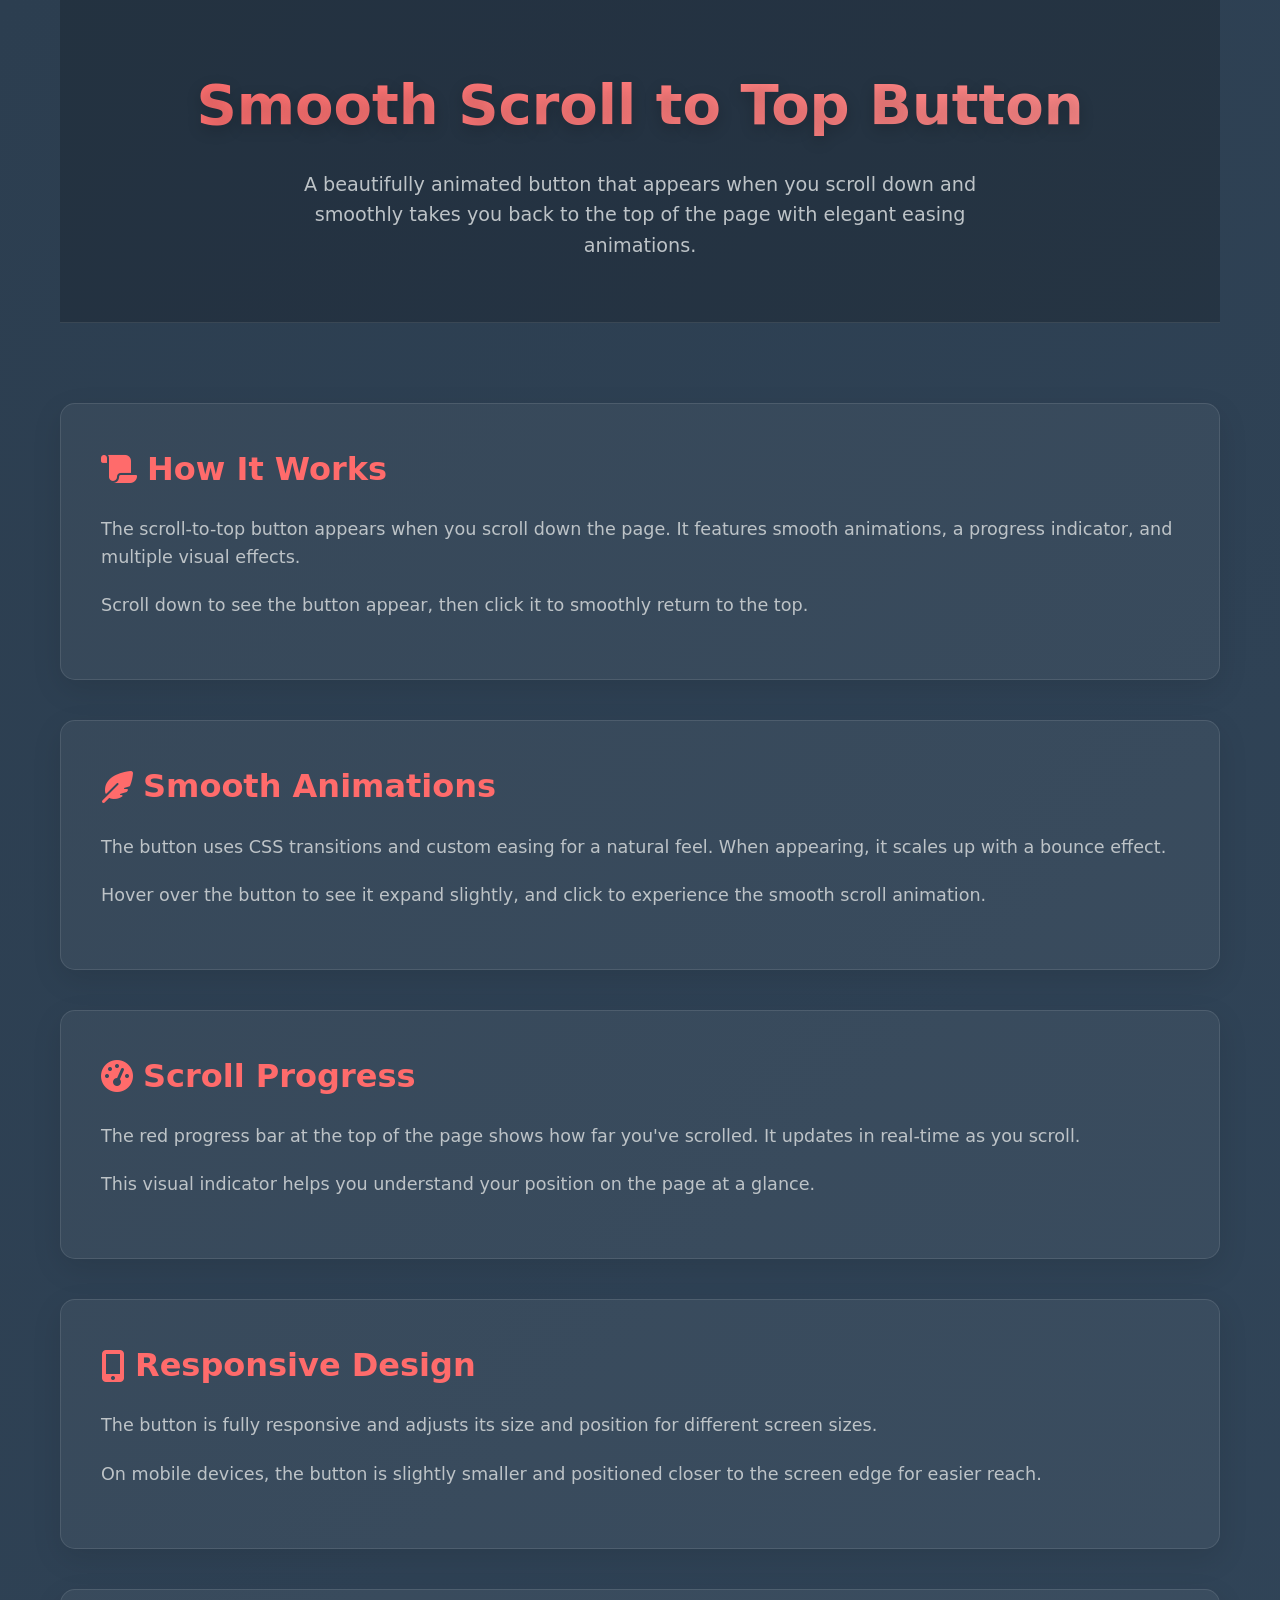
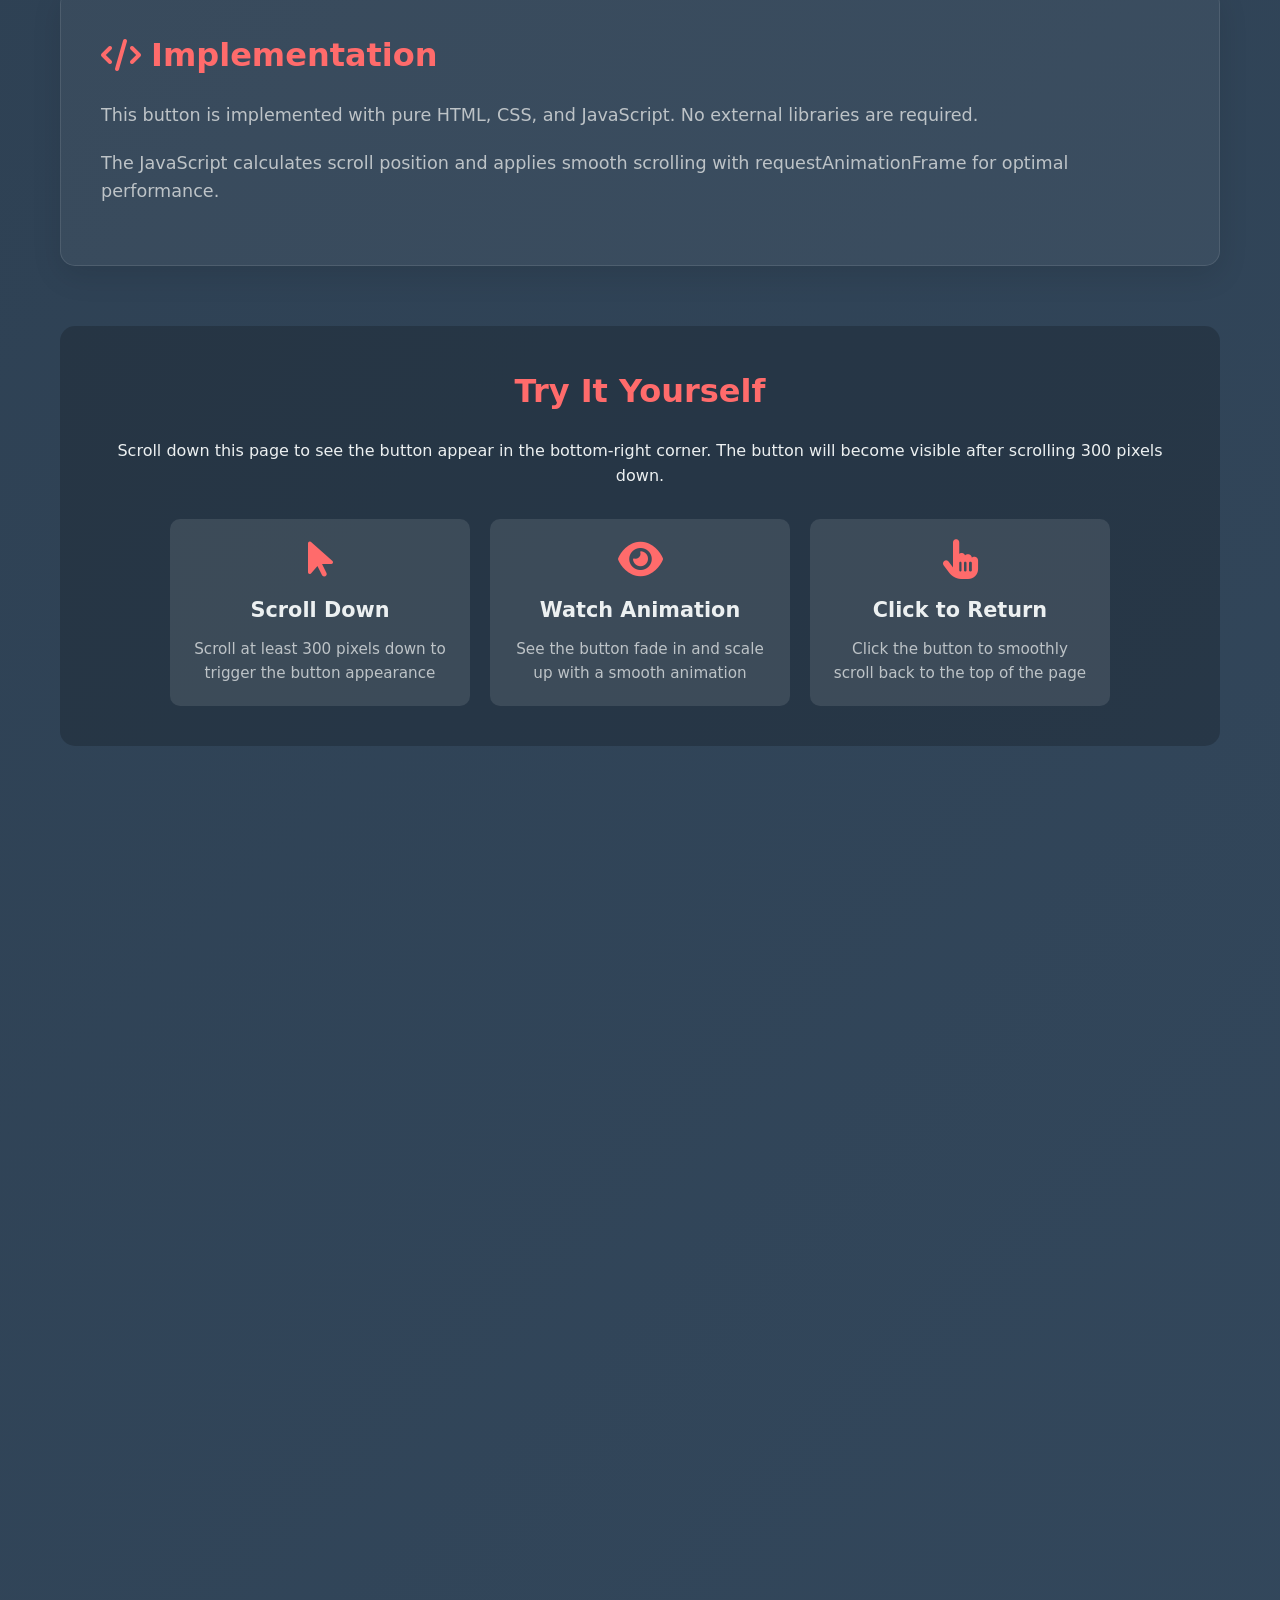
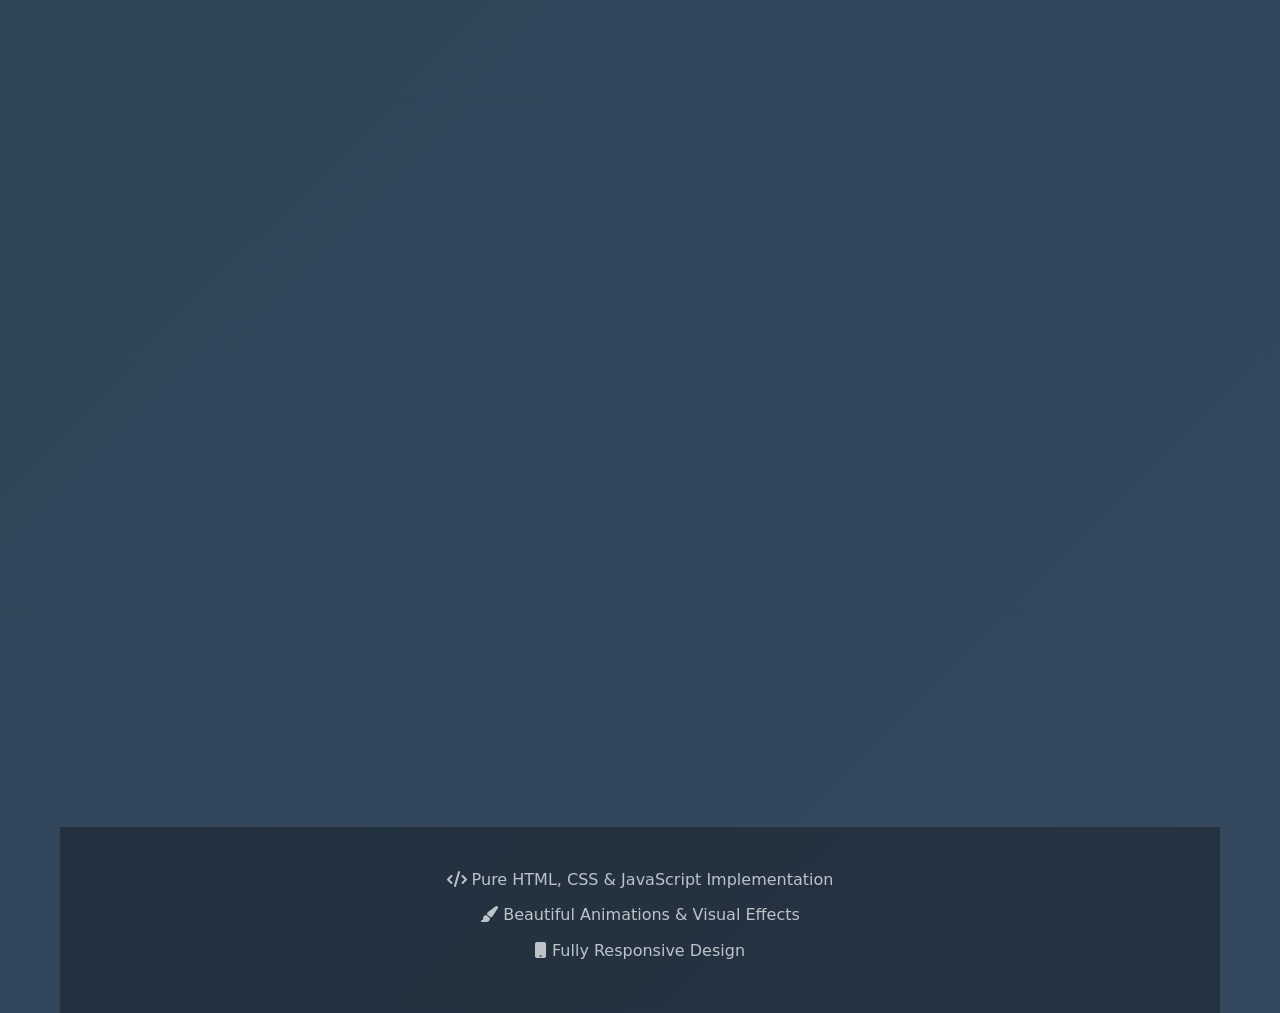
<file: Scroll to Top Button.html>
<!DOCTYPE html>
<html lang="en">
<head>
    <meta charset="UTF-8">
    <meta name="viewport" content="width=device-width, initial-scale=1.0">
    <title>Smooth Scroll to Top Button</title>
    <link rel="stylesheet" href="https://cdnjs.cloudflare.com/ajax/libs/font-awesome/6.4.0/css/all.min.css">
    <style>
        * {
            margin: 0;
            padding: 0;
            box-sizing: border-box;
            font-family: 'Segoe UI', system-ui, sans-serif;
        }

        body {
            background: linear-gradient(135deg, #2c3e50 0%, #34495e 100%);
            color: #ecf0f1;
            line-height: 1.6;
        }

        .container {
            max-width: 1200px;
            margin: 0 auto;
            padding: 0 20px;
        }

        header {
            background: rgba(0, 0, 0, 0.2);
            padding: 60px 0;
            text-align: center;
            border-bottom: 1px solid rgba(255, 255, 255, 0.1);
        }

        h1 {
            font-size: 3.5rem;
            margin-bottom: 20px;
            background: linear-gradient(135deg, #ff6b6b 0%, #ff8e8e 100%);
            -webkit-background-clip: text;
            -webkit-text-fill-color: transparent;
            text-shadow: 0 5px 15px rgba(0, 0, 0, 0.2);
        }

        .subtitle {
            font-size: 1.2rem;
            color: #bdc3c7;
            max-width: 700px;
            margin: 0 auto;
            line-height: 1.6;
        }

        .content {
            padding: 80px 0;
        }

        .section {
            background: rgba(255, 255, 255, 0.05);
            border-radius: 15px;
            padding: 40px;
            margin-bottom: 40px;
            border: 1px solid rgba(255, 255, 255, 0.1);
            box-shadow: 0 10px 30px rgba(0, 0, 0, 0.1);
            transition: transform 0.3s;
        }

        .section:hover {
            transform: translateY(-5px);
        }

        .section h2 {
            font-size: 2rem;
            margin-bottom: 20px;
            color: #ff6b6b;
            display: flex;
            align-items: center;
            gap: 10px;
        }

        .section p {
            color: #bdc3c7;
            margin-bottom: 20px;
            font-size: 1.1rem;
        }

        .section img {
            width: 100%;
            border-radius: 10px;
            margin: 20px 0;
            height: 250px;
            object-fit: cover;
            background: linear-gradient(135deg, #3498db 0%, #2c3e50 100%);
        }

        /* Scroll to Top Button Styles */
        #scrollToTopBtn {
            position: fixed;
            bottom: 40px;
            right: 40px;
            width: 70px;
            height: 70px;
            background: linear-gradient(135deg, #ff6b6b 0%, #ff8e8e 100%);
            border: none;
            border-radius: 50%;
            color: white;
            font-size: 28px;
            cursor: pointer;
            opacity: 0;
            visibility: hidden;
            transform: translateY(30px) scale(0.8);
            transition: all 0.5s cubic-bezier(0.175, 0.885, 0.32, 1.275);
            box-shadow: 0 10px 25px rgba(255, 107, 107, 0.4);
            z-index: 1000;
            display: flex;
            align-items: center;
            justify-content: center;
        }

        #scrollToTopBtn.visible {
            opacity: 1;
            visibility: visible;
            transform: translateY(0) scale(1);
        }

        #scrollToTopBtn:hover {
            transform: scale(1.1);
            box-shadow: 0 15px 35px rgba(255, 107, 107, 0.6);
        }

        #scrollToTopBtn:active {
            transform: scale(0.95);
        }

        #scrollToTopBtn::after {
            content: '';
            position: absolute;
            top: -5px;
            left: -5px;
            right: -5px;
            bottom: -5px;
            border-radius: 50%;
            background: linear-gradient(135deg, #ff6b6b 0%, #ff8e8e 100%);
            z-index: -1;
            opacity: 0.5;
            animation: pulse 2s infinite;
        }

        .scroll-progress {
            position: fixed;
            top: 0;
            left: 0;
            width: 0%;
            height: 4px;
            background: linear-gradient(90deg, #ff6b6b 0%, #ff8e8e 100%);
            z-index: 1001;
            transition: width 0.3s ease;
        }

        .demo-area {
            background: rgba(0, 0, 0, 0.2);
            border-radius: 15px;
            padding: 40px;
            text-align: center;
            margin-top: 60px;
        }

        .demo-title {
            font-size: 2rem;
            margin-bottom: 20px;
            color: #ff6b6b;
        }

        .demo-instructions {
            display: flex;
            flex-wrap: wrap;
            gap: 20px;
            justify-content: center;
            margin-top: 30px;
        }

        .instruction-card {
            background: rgba(255, 255, 255, 0.1);
            border-radius: 10px;
            padding: 20px;
            flex: 1;
            min-width: 250px;
            max-width: 300px;
            transition: transform 0.3s;
        }

        .instruction-card:hover {
            transform: translateY(-5px);
        }

        .instruction-card i {
            font-size: 2.5rem;
            color: #ff6b6b;
            margin-bottom: 15px;
        }

        .instruction-card h3 {
            font-size: 1.3rem;
            margin-bottom: 10px;
            color: #ecf0f1;
        }

        .instruction-card p {
            color: #bdc3c7;
            font-size: 0.95rem;
        }

        /* Animations */
        @keyframes pulse {
            0%, 100% {
                transform: scale(1);
                opacity: 0.5;
            }
            50% {
                transform: scale(1.1);
                opacity: 0.3;
            }
        }

        @keyframes float {
            0%, 100% {
                transform: translateY(0);
            }
            50% {
                transform: translateY(-10px);
            }
        }

        .floating-arrow {
            animation: float 3s ease-in-out infinite;
        }

        /* Footer */
        footer {
            background: rgba(0, 0, 0, 0.3);
            padding: 40px 0;
            text-align: center;
            border-top: 1px solid rgba(255, 255, 255, 0.1);
            margin-top: 60px;
        }

        .footer-content {
            max-width: 600px;
            margin: 0 auto;
        }

        .footer-content p {
            color: #bdc3c7;
            margin-bottom: 10px;
        }

        /* Responsive Design */
        @media (max-width: 992px) {
            h1 {
                font-size: 2.8rem;
            }
            
            .section h2 {
                font-size: 1.8rem;
            }
            
            #scrollToTopBtn {
                width: 60px;
                height: 60px;
                font-size: 24px;
                bottom: 30px;
                right: 30px;
            }
        }

        @media (max-width: 768px) {
            h1 {
                font-size: 2.2rem;
            }
            
            .section {
                padding: 30px;
            }
            
            .section h2 {
                font-size: 1.6rem;
            }
            
            #scrollToTopBtn {
                width: 55px;
                height: 55px;
                font-size: 22px;
                bottom: 20px;
                right: 20px;
            }
        }

        @media (max-width: 480px) {
            h1 {
                font-size: 1.8rem;
            }
            
            .section {
                padding: 20px;
            }
            
            .demo-area {
                padding: 20px;
            }
        }
    </style>
</head>
<body>
    <!-- Scroll Progress Bar -->
    <div class="scroll-progress" id="scrollProgress"></div>
    
    <!-- Scroll to Top Button -->
    <button id="scrollToTopBtn" class="floating-arrow">
        <i class="fas fa-arrow-up"></i>
    </button>
    
    <div class="container">
        <header>
            <h1>Smooth Scroll to Top Button</h1>
            <p class="subtitle">A beautifully animated button that appears when you scroll down and smoothly takes you back to the top of the page with elegant easing animations.</p>
        </header>
        
        <div class="content">
            <div class="section">
                <h2><i class="fas fa-scroll"></i> How It Works</h2>
                <p>The scroll-to-top button appears when you scroll down the page. It features smooth animations, a progress indicator, and multiple visual effects.</p>
                <p>Scroll down to see the button appear, then click it to smoothly return to the top.</p>
            </div>
            
            <div class="section">
                <h2><i class="fas fa-feather-alt"></i> Smooth Animations</h2>
                <p>The button uses CSS transitions and custom easing for a natural feel. When appearing, it scales up with a bounce effect.</p>
                <p>Hover over the button to see it expand slightly, and click to experience the smooth scroll animation.</p>
            </div>
            
            <div class="section">
                <h2><i class="fas fa-tachometer-alt"></i> Scroll Progress</h2>
                <p>The red progress bar at the top of the page shows how far you've scrolled. It updates in real-time as you scroll.</p>
                <p>This visual indicator helps you understand your position on the page at a glance.</p>
            </div>
            
            <div class="section">
                <h2><i class="fas fa-mobile-alt"></i> Responsive Design</h2>
                <p>The button is fully responsive and adjusts its size and position for different screen sizes.</p>
                <p>On mobile devices, the button is slightly smaller and positioned closer to the screen edge for easier reach.</p>
            </div>
            
            <div class="section">
                <h2><i class="fas fa-code"></i> Implementation</h2>
                <p>This button is implemented with pure HTML, CSS, and JavaScript. No external libraries are required.</p>
                <p>The JavaScript calculates scroll position and applies smooth scrolling with requestAnimationFrame for optimal performance.</p>
            </div>
            
            <!-- Demo Area -->
            <div class="demo-area">
                <h2 class="demo-title">Try It Yourself</h2>
                <p>Scroll down this page to see the button appear in the bottom-right corner. The button will become visible after scrolling 300 pixels down.</p>
                
                <div class="demo-instructions">
                    <div class="instruction-card">
                        <i class="fas fa-mouse-pointer"></i>
                        <h3>Scroll Down</h3>
                        <p>Scroll at least 300 pixels down to trigger the button appearance</p>
                    </div>
                    
                    <div class="instruction-card">
                        <i class="fas fa-eye"></i>
                        <h3>Watch Animation</h3>
                        <p>See the button fade in and scale up with a smooth animation</p>
                    </div>
                    
                    <div class="instruction-card">
                        <i class="fas fa-hand-pointer"></i>
                        <h3>Click to Return</h3>
                        <p>Click the button to smoothly scroll back to the top of the page</p>
                    </div>
                </div>
            </div>
            
            <!-- Dummy content to enable scrolling -->
            <div style="height: 1500px; margin-top: 40px; opacity: 0.05;">
                <!-- This empty div creates space for scrolling -->
            </div>
        </div>
        
        <footer>
            <div class="footer-content">
                <p><i class="fas fa-code"></i> Pure HTML, CSS & JavaScript Implementation</p>
                <p><i class="fas fa-paint-brush"></i> Beautiful Animations & Visual Effects</p>
                <p><i class="fas fa-mobile"></i> Fully Responsive Design</p>
            </div>
        </footer>
    </div>

    <script>
        // DOM Elements
        const scrollToTopBtn = document.getElementById('scrollToTopBtn');
        const scrollProgress = document.getElementById('scrollProgress');
        
        // Show/hide button based on scroll position
        function toggleScrollButton() {
            const scrollPosition = window.scrollY || document.documentElement.scrollTop;
            const windowHeight = window.innerHeight;
            const documentHeight = document.documentElement.scrollHeight;
            
            // Show button after scrolling 300px
            if (scrollPosition > 300) {
                scrollToTopBtn.classList.add('visible');
            } else {
                scrollToTopBtn.classList.remove('visible');
            }
            
            // Update progress bar
            const progress = (scrollPosition / (documentHeight - windowHeight)) * 100;
            scrollProgress.style.width = `${progress}%`;
        }
        
        // Smooth scroll to top function
        function scrollToTop() {
            // Get current scroll position
            const currentPosition = window.scrollY || document.documentElement.scrollTop;
            
            // If already at top, do nothing
            if (currentPosition <= 0) return;
            
            // Add click effect
            scrollToTopBtn.style.transform = 'scale(0.9)';
            setTimeout(() => {
                scrollToTopBtn.style.transform = '';
            }, 150);
            
            // Smooth scroll using requestAnimationFrame for better performance
            const duration = 1000; // ms
            const startTime = performance.now();
            const startPosition = currentPosition;
            
            function scrollStep(currentTime) {
                const elapsedTime = currentTime - startTime;
                const progress = Math.min(elapsedTime / duration, 1);
                
                // Easing function (easeOutCubic)
                const easeOutCubic = t => 1 - Math.pow(1 - t, 3);
                const easedProgress = easeOutCubic(progress);
                
                // Calculate new position
                const newPosition = startPosition * (1 - easedProgress);
                window.scrollTo(0, newPosition);
                
                // Continue animation if not finished
                if (progress < 1) {
                    requestAnimationFrame(scrollStep);
                }
            }
            
            // Start animation
            requestAnimationFrame(scrollStep);
        }
        
        // Alternative simpler method using scrollTo with behavior smooth
        function scrollToTopSimple() {
            window.scrollTo({
                top: 0,
                behavior: 'smooth'
            });
        }
        
        // Event Listeners
        window.addEventListener('scroll', toggleScrollButton);
        scrollToTopBtn.addEventListener('click', scrollToTop);
        
        // Initialize on page load
        toggleScrollButton();
        
        // Add keyboard support (Space key when button is focused)
        scrollToTopBtn.addEventListener('keydown', function(e) {
            if (e.key === 'Enter' || e.key === ' ') {
                e.preventDefault();
                scrollToTop();
            }
        });
        
        // Add touch support for mobile devices
        scrollToTopBtn.addEventListener('touchstart', function() {
            this.style.transform = 'scale(0.9)';
        });
        
        scrollToTopBtn.addEventListener('touchend', function() {
            this.style.transform = '';
        });
        
        // Auto-scroll demo after 3 seconds (optional)
        setTimeout(() => {
            if (window.scrollY === 0) {
                window.scrollTo({
                    top: 500,
                    behavior: 'smooth'
                });
            }
        }, 3000);
    </script>
</body>
</html>
</file>
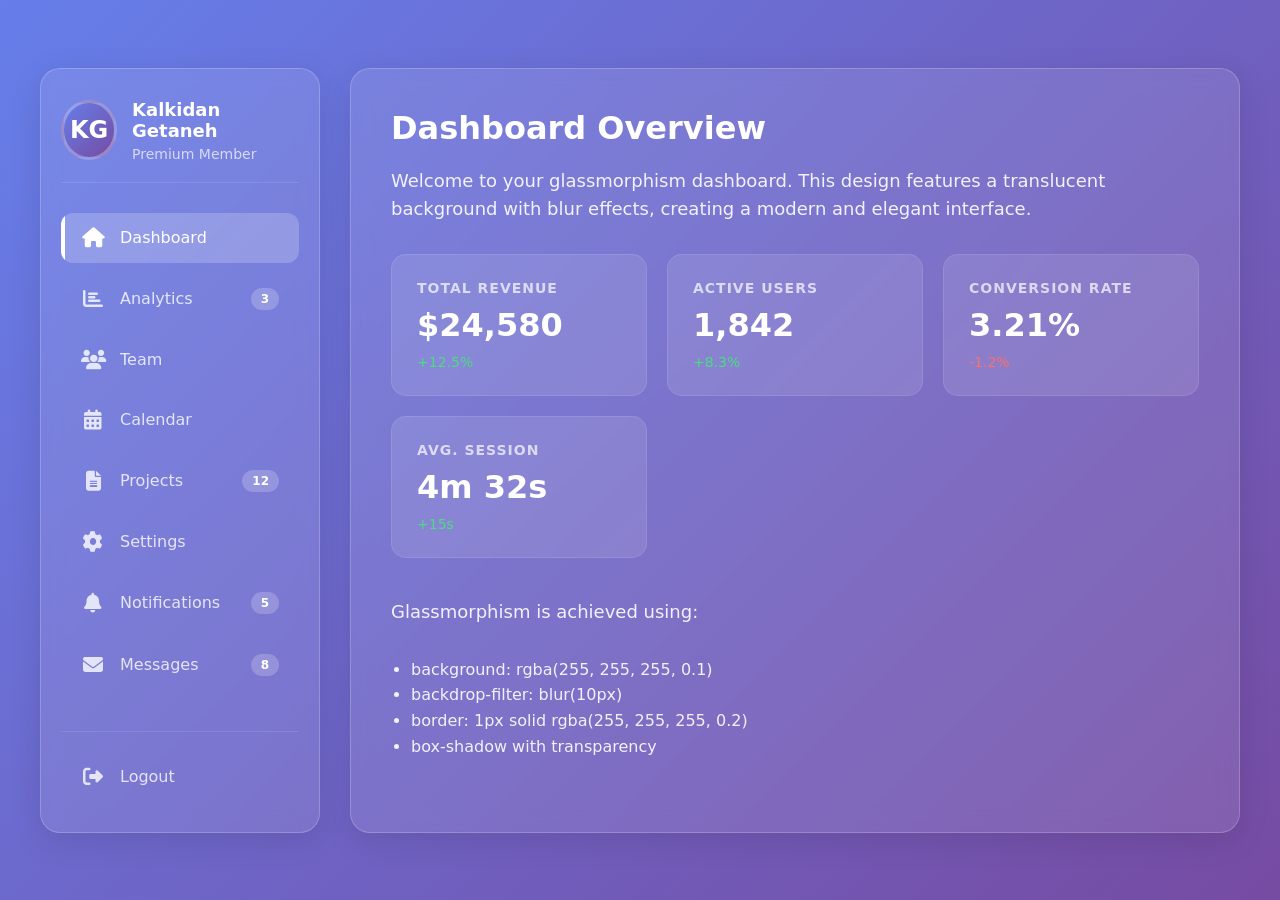
<file: Sidebar with Glassmorphism Effect.html>
<!DOCTYPE html>
<html lang="en">
<head>
    <meta charset="UTF-8">
    <meta name="viewport" content="width=device-width, initial-scale=1.0">
    <title>Glassmorphism Sidebar</title>
    <link rel="stylesheet" href="https://cdnjs.cloudflare.com/ajax/libs/font-awesome/6.4.0/css/all.min.css">
    <style>
        * {
            margin: 0;
            padding: 0;
            box-sizing: border-box;
            font-family: 'Segoe UI', system-ui, sans-serif;
        }

        body {
            background: linear-gradient(135deg, #667eea 0%, #764ba2 100%);
            min-height: 100vh;
            display: flex;
            justify-content: center;
            align-items: center;
            padding: 20px;
        }

        .container {
            width: 100%;
            max-width: 1200px;
            display: flex;
            gap: 30px;
        }

        .glass-sidebar {
            background: rgba(255, 255, 255, 0.1);
            backdrop-filter: blur(10px);
            -webkit-backdrop-filter: blur(10px);
            border-radius: 20px;
            border: 1px solid rgba(255, 255, 255, 0.2);
            box-shadow: 0 8px 32px rgba(0, 0, 0, 0.1);
            width: 280px;
            padding: 30px 20px;
            display: flex;
            flex-direction: column;
            height: fit-content;
        }

        .sidebar-header {
            display: flex;
            align-items: center;
            gap: 15px;
            margin-bottom: 30px;
            padding-bottom: 20px;
            border-bottom: 1px solid rgba(255, 255, 255, 0.1);
        }

        .user-avatar {
            width: 60px;
            height: 60px;
            border-radius: 50%;
            background: linear-gradient(135deg, #667eea 0%, #764ba2 100%);
            display: flex;
            align-items: center;
            justify-content: center;
            color: white;
            font-size: 24px;
            font-weight: bold;
            border: 3px solid rgba(255, 255, 255, 0.3);
        }

        .user-info h3 {
            color: white;
            font-size: 18px;
            margin-bottom: 5px;
        }

        .user-info p {
            color: rgba(255, 255, 255, 0.7);
            font-size: 14px;
        }

        .nav-links {
            list-style: none;
            flex: 1;
        }

        .nav-item {
            margin-bottom: 10px;
        }

        .nav-link {
            display: flex;
            align-items: center;
            gap: 15px;
            padding: 15px 20px;
            color: rgba(255, 255, 255, 0.8);
            text-decoration: none;
            border-radius: 12px;
            transition: all 0.3s ease;
            position: relative;
            overflow: hidden;
        }

        .nav-link:hover {
            background: rgba(255, 255, 255, 0.1);
            color: white;
            transform: translateX(5px);
        }

        .nav-link.active {
            background: rgba(255, 255, 255, 0.2);
            color: white;
        }

        .nav-link.active::before {
            content: '';
            position: absolute;
            left: 0;
            top: 0;
            height: 100%;
            width: 4px;
            background: white;
            border-radius: 0 4px 4px 0;
        }

        .nav-icon {
            font-size: 20px;
            width: 24px;
            text-align: center;
        }

        .nav-text {
            font-size: 16px;
            font-weight: 500;
        }

        .badge {
            background: rgba(255, 255, 255, 0.2);
            color: white;
            padding: 4px 10px;
            border-radius: 20px;
            font-size: 12px;
            font-weight: 600;
            margin-left: auto;
        }

        .sidebar-footer {
            margin-top: 30px;
            padding-top: 20px;
            border-top: 1px solid rgba(255, 255, 255, 0.1);
        }

        .logout-btn {
            display: flex;
            align-items: center;
            gap: 15px;
            padding: 15px 20px;
            color: rgba(255, 255, 255, 0.8);
            text-decoration: none;
            border-radius: 12px;
            transition: all 0.3s ease;
        }

        .logout-btn:hover {
            background: rgba(255, 255, 255, 0.1);
            color: white;
        }

        .content {
            flex: 1;
            background: rgba(255, 255, 255, 0.1);
            backdrop-filter: blur(10px);
            -webkit-backdrop-filter: blur(10px);
            border-radius: 20px;
            border: 1px solid rgba(255, 255, 255, 0.2);
            box-shadow: 0 8px 32px rgba(0, 0, 0, 0.1);
            padding: 40px;
            color: white;
        }

        .content h1 {
            font-size: 32px;
            margin-bottom: 20px;
        }

        .content p {
            font-size: 18px;
            line-height: 1.6;
            color: rgba(255, 255, 255, 0.9);
            margin-bottom: 30px;
        }

        .stats-grid {
            display: grid;
            grid-template-columns: repeat(auto-fit, minmax(200px, 1fr));
            gap: 20px;
            margin-top: 30px;
        }

        .stat-card {
            background: rgba(255, 255, 255, 0.1);
            border-radius: 15px;
            padding: 25px;
            border: 1px solid rgba(255, 255, 255, 0.1);
            transition: all 0.3s ease;
        }

        .stat-card:hover {
            transform: translateY(-5px);
            background: rgba(255, 255, 255, 0.15);
        }

        .stat-card h3 {
            font-size: 14px;
            color: rgba(255, 255, 255, 0.7);
            margin-bottom: 10px;
            text-transform: uppercase;
            letter-spacing: 1px;
        }

        .stat-card .value {
            font-size: 32px;
            font-weight: bold;
            color: white;
            margin-bottom: 10px;
        }

        .stat-card .change {
            font-size: 14px;
            color: #4ade80;
        }

        .change.negative {
            color: #f87171;
        }

        .toggle-btn {
            display: none;
            position: fixed;
            top: 20px;
            left: 20px;
            background: rgba(255, 255, 255, 0.2);
            border: none;
            border-radius: 50%;
            width: 50px;
            height: 50px;
            color: white;
            font-size: 20px;
            cursor: pointer;
            z-index: 1000;
            backdrop-filter: blur(10px);
        }

        @media (max-width: 768px) {
            .container {
                flex-direction: column;
            }
            
            .glass-sidebar {
                width: 100%;
                position: fixed;
                top: 0;
                left: -100%;
                height: 100vh;
                z-index: 999;
                transition: left 0.3s ease;
                border-radius: 0;
            }
            
            .glass-sidebar.active {
                left: 0;
            }
            
            .toggle-btn {
                display: block;
            }
            
            .content {
                margin-top: 70px;
            }
        }

        @media (max-width: 480px) {
            .content {
                padding: 20px;
            }
            
            .stats-grid {
                grid-template-columns: 1fr;
            }
        }
    </style>
</head>
<body>
    <button class="toggle-btn" id="toggleBtn">
        <i class="fas fa-bars"></i>
    </button>

    <div class="container">
        <aside class="glass-sidebar" id="sidebar">
            <div class="sidebar-header">
                <div class="user-avatar">KG</div>
                <div class="user-info">
                    <h3>Kalkidan Getaneh</h3>
                    <p>Premium Member</p>
                </div>
            </div>

            <ul class="nav-links">
                <li class="nav-item">
                    <a href="#" class="nav-link active">
                        <i class="fas fa-home nav-icon"></i>
                        <span class="nav-text">Dashboard</span>
                    </a>
                </li>
                <li class="nav-item">
                    <a href="#" class="nav-link">
                        <i class="fas fa-chart-bar nav-icon"></i>
                        <span class="nav-text">Analytics</span>
                        <span class="badge">3</span>
                    </a>
                </li>
                <li class="nav-item">
                    <a href="#" class="nav-link">
                        <i class="fas fa-users nav-icon"></i>
                        <span class="nav-text">Team</span>
                    </a>
                </li>
                <li class="nav-item">
                    <a href="#" class="nav-link">
                        <i class="fas fa-calendar-alt nav-icon"></i>
                        <span class="nav-text">Calendar</span>
                    </a>
                </li>
                <li class="nav-item">
                    <a href="#" class="nav-link">
                        <i class="fas fa-file-alt nav-icon"></i>
                        <span class="nav-text">Projects</span>
                        <span class="badge">12</span>
                    </a>
                </li>
                <li class="nav-item">
                    <a href="#" class="nav-link">
                        <i class="fas fa-cog nav-icon"></i>
                        <span class="nav-text">Settings</span>
                    </a>
                </li>
                <li class="nav-item">
                    <a href="#" class="nav-link">
                        <i class="fas fa-bell nav-icon"></i>
                        <span class="nav-text">Notifications</span>
                        <span class="badge">5</span>
                    </a>
                </li>
                <li class="nav-item">
                    <a href="#" class="nav-link">
                        <i class="fas fa-envelope nav-icon"></i>
                        <span class="nav-text">Messages</span>
                        <span class="badge">8</span>
                    </a>
                </li>
            </ul>

            <div class="sidebar-footer">
                <a href="#" class="logout-btn">
                    <i class="fas fa-sign-out-alt nav-icon"></i>
                    <span class="nav-text">Logout</span>
                </a>
            </div>
        </aside>

        <main class="content">
            <h1>Dashboard Overview</h1>
            <p>Welcome to your glassmorphism dashboard. This design features a translucent background with blur effects, creating a modern and elegant interface.</p>
            
            <div class="stats-grid">
                <div class="stat-card">
                    <h3>Total Revenue</h3>
                    <div class="value">$24,580</div>
                    <div class="change positive">+12.5%</div>
                </div>
                <div class="stat-card">
                    <h3>Active Users</h3>
                    <div class="value">1,842</div>
                    <div class="change positive">+8.3%</div>
                </div>
                <div class="stat-card">
                    <h3>Conversion Rate</h3>
                    <div class="value">3.21%</div>
                    <div class="change negative">-1.2%</div>
                </div>
                <div class="stat-card">
                    <h3>Avg. Session</h3>
                    <div class="value">4m 32s</div>
                    <div class="change positive">+15s</div>
                </div>
            </div>

            <p style="margin-top: 40px;">Glassmorphism is achieved using:</p>
            <ul style="color: rgba(255, 255, 255, 0.9); margin-top: 10px; padding-left: 20px; line-height: 1.6;">
                <li>background: rgba(255, 255, 255, 0.1)</li>
                <li>backdrop-filter: blur(10px)</li>
                <li>border: 1px solid rgba(255, 255, 255, 0.2)</li>
                <li>box-shadow with transparency</li>
            </ul>
        </main>
    </div>

    <script>
        // Toggle sidebar on mobile
        const toggleBtn = document.getElementById('toggleBtn');
        const sidebar = document.getElementById('sidebar');
        
        toggleBtn.addEventListener('click', () => {
            sidebar.classList.toggle('active');
            toggleBtn.innerHTML = sidebar.classList.contains('active') 
                ? '<i class="fas fa-times"></i>' 
                : '<i class="fas fa-bars"></i>';
        });

        // Close sidebar when clicking outside on mobile
        document.addEventListener('click', (e) => {
            if (window.innerWidth <= 768 && 
                !sidebar.contains(e.target) && 
                e.target !== toggleBtn && 
                !toggleBtn.contains(e.target)) {
                sidebar.classList.remove('active');
                toggleBtn.innerHTML = '<i class="fas fa-bars"></i>';
            }
        });

        // Nav link active state
        const navLinks = document.querySelectorAll('.nav-link');
        navLinks.forEach(link => {
            link.addEventListener('click', (e) => {
                e.preventDefault();
                navLinks.forEach(l => l.classList.remove('active'));
                link.classList.add('active');
                
                // Close sidebar on mobile after selection
                if (window.innerWidth <= 768) {
                    sidebar.classList.remove('active');
                    toggleBtn.innerHTML = '<i class="fas fa-bars"></i>';
                }
            });
        });

        // Update stats randomly (for demo purposes)
        function updateStats() {
            const values = document.querySelectorAll('.value');
            const changes = document.querySelectorAll('.change');
            
            values.forEach((value, index) => {
                if (index === 0) {
                    const current = parseInt(value.textContent.replace(/[^0-9]/g, ''));
                    const newValue = current + Math.floor(Math.random() * 1000) - 500;
                    value.textContent = `$${newValue.toLocaleString()}`;
                } else if (index === 1) {
                    const current = parseInt(value.textContent.replace(/[^0-9]/g, ''));
                    const newValue = current + Math.floor(Math.random() * 100) - 50;
                    value.textContent = newValue.toLocaleString();
                }
            });
            
            changes.forEach(change => {
                const isPositive = Math.random() > 0.3;
                const percentage = (Math.random() * 20).toFixed(1);
                
                change.textContent = `${isPositive ? '+' : '-'}${percentage}%`;
                change.className = `change ${isPositive ? 'positive' : 'negative'}`;
            });
        }

        // Update stats every 5 seconds
        setInterval(updateStats, 5000);
    </script>
</body>
</html>
</file>
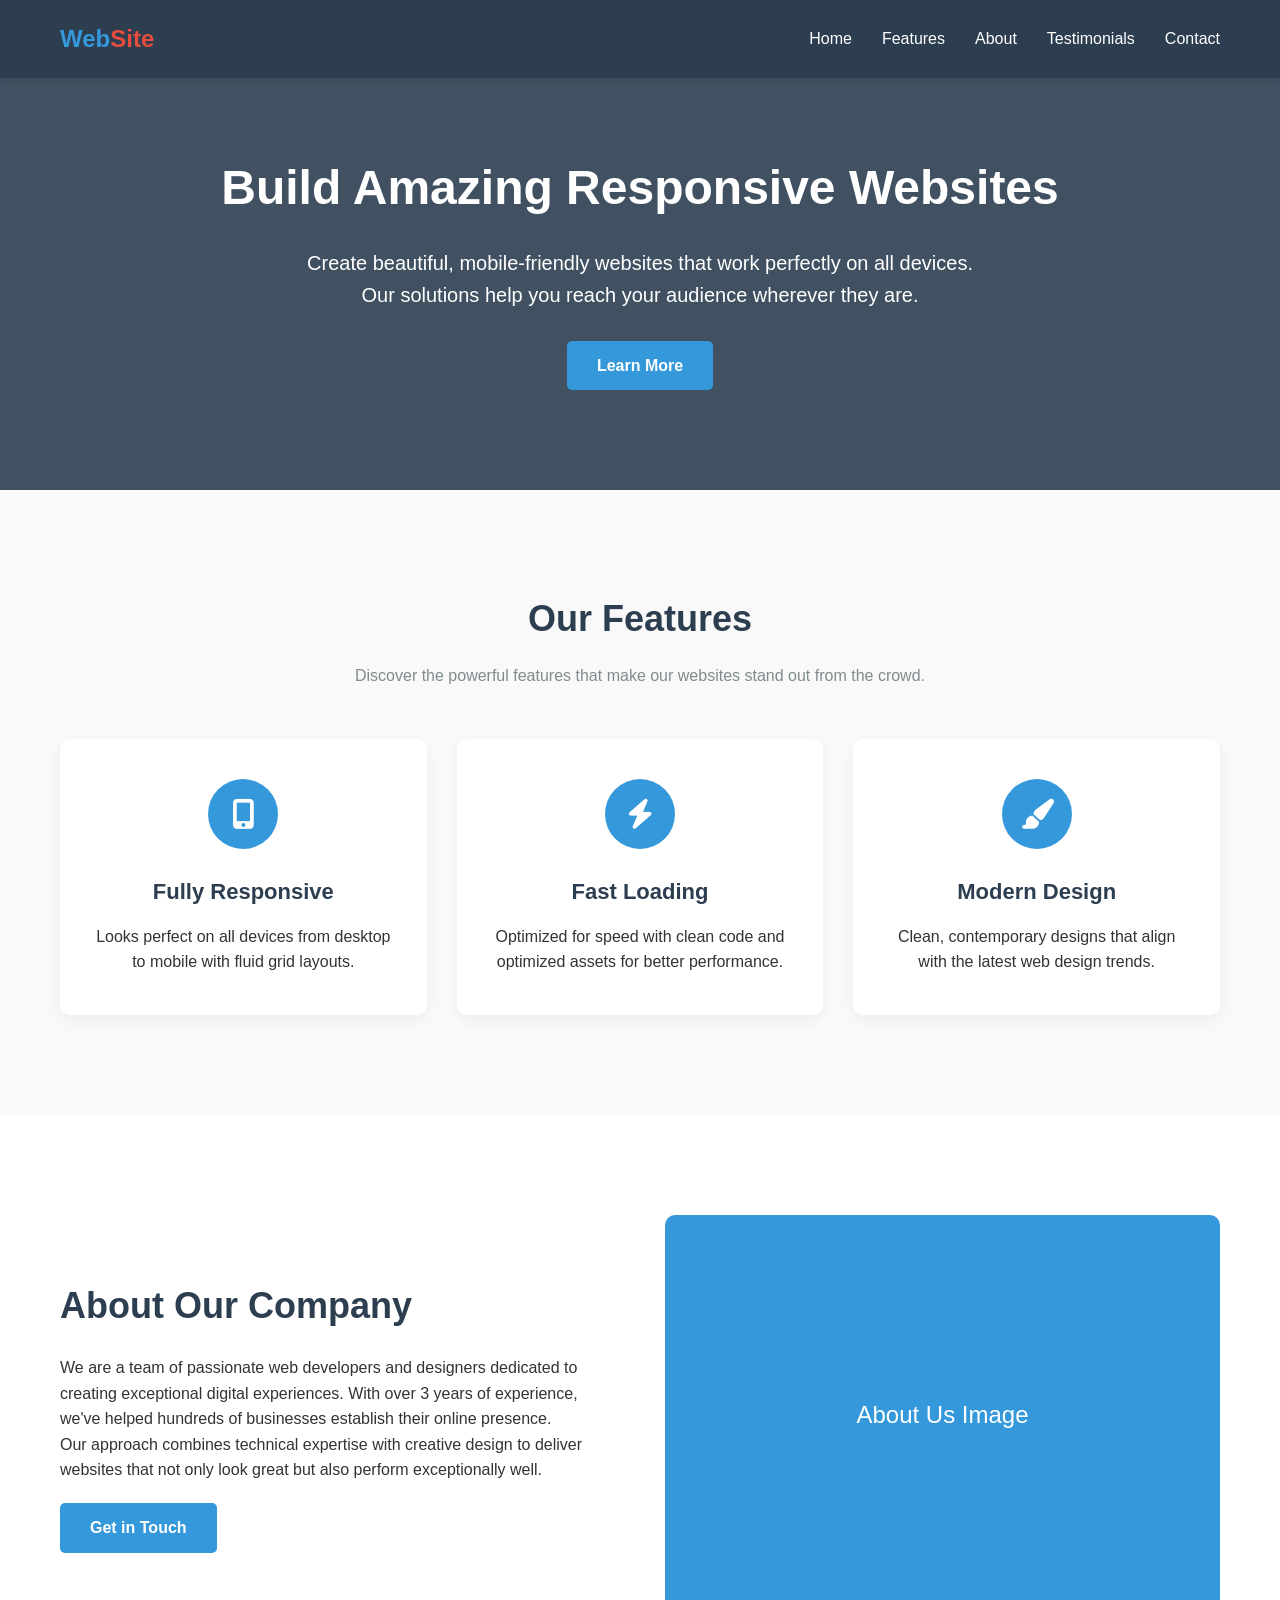
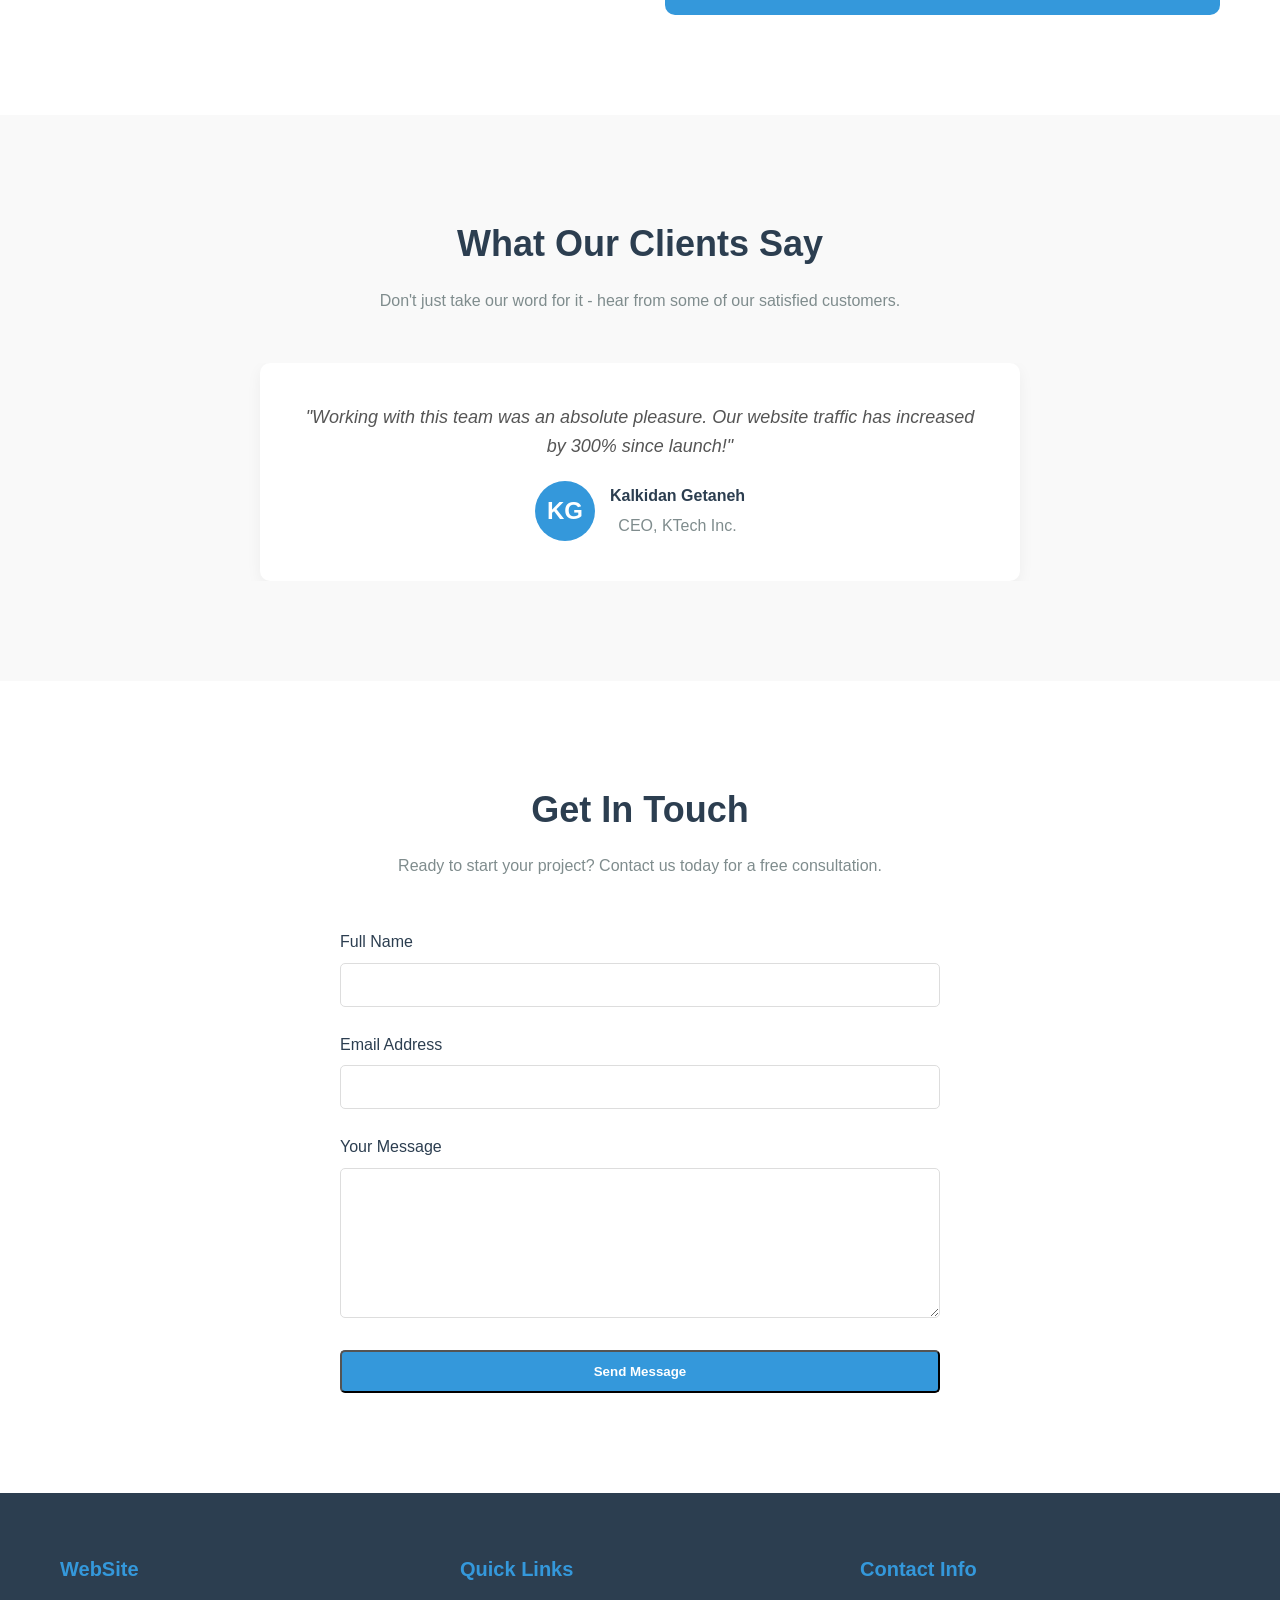
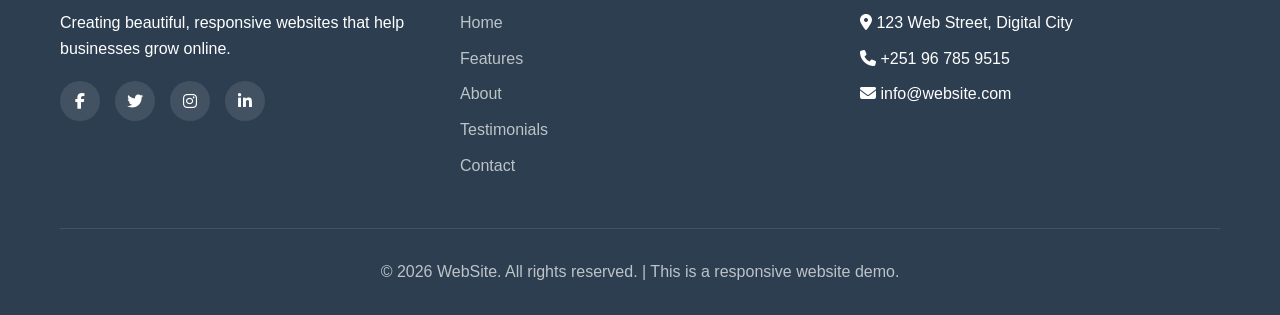
<file: Simple Responsive Website.html>
<!DOCTYPE html>
<html lang="en">
<head>
    <meta charset="UTF-8">
    <meta name="viewport" content="width=device-width, initial-scale=1.0">
    <title>Responsive Website</title>
    <link rel="stylesheet" href="https://cdnjs.cloudflare.com/ajax/libs/font-awesome/6.4.0/css/all.min.css">
    <style>
        * {
            margin: 0;
            padding: 0;
            box-sizing: border-box;
            font-family: 'Arial', sans-serif;
        }

        body {
            line-height: 1.6;
            color: #333;
        }

        .container {
            width: 100%;
            max-width: 1200px;
            margin: 0 auto;
            padding: 0 20px;
        }

        /* Header */
        header {
            background-color: #2c3e50;
            color: white;
            padding: 20px 0;
            position: fixed;
            width: 100%;
            top: 0;
            z-index: 1000;
            box-shadow: 0 2px 10px rgba(0, 0, 0, 0.1);
        }

        .header-container {
            display: flex;
            justify-content: space-between;
            align-items: center;
        }

        .logo {
            font-size: 24px;
            font-weight: bold;
            color: #3498db;
            text-decoration: none;
        }

        .logo span {
            color: #e74c3c;
        }

        .nav-links {
            display: flex;
            list-style: none;
            gap: 30px;
        }

        .nav-links a {
            color: white;
            text-decoration: none;
            font-weight: 500;
            transition: color 0.3s;
        }

        .nav-links a:hover {
            color: #3498db;
        }

        .menu-toggle {
            display: none;
            background: none;
            border: none;
            color: white;
            font-size: 24px;
            cursor: pointer;
        }

        /* Hero Section */
        .hero {
            background: linear-gradient(rgba(44, 62, 80, 0.9), rgba(44, 62, 80, 0.9)), url('https://images.unsplash.com/photo-1516321318423-f06f85e504b3?ixlib=rb-4.0.3&auto=format&fit=crop&w=1200&q=80');
            background-size: cover;
            background-position: center;
            color: white;
            padding: 150px 0 100px;
            text-align: center;
        }

        .hero h1 {
            font-size: 48px;
            margin-bottom: 20px;
            animation: fadeIn 1s ease-out;
        }

        .hero p {
            font-size: 20px;
            margin-bottom: 30px;
            max-width: 700px;
            margin-left: auto;
            margin-right: auto;
            animation: fadeIn 1.5s ease-out;
        }

        .btn {
            display: inline-block;
            background-color: #3498db;
            color: white;
            padding: 12px 30px;
            border-radius: 5px;
            text-decoration: none;
            font-weight: bold;
            transition: background-color 0.3s, transform 0.3s;
        }

        .btn:hover {
            background-color: #2980b9;
            transform: translateY(-3px);
        }

        /* Features Section */
        .features {
            padding: 100px 0;
            background-color: #f9f9f9;
        }

        .section-title {
            text-align: center;
            margin-bottom: 50px;
        }

        .section-title h2 {
            font-size: 36px;
            color: #2c3e50;
            margin-bottom: 15px;
        }

        .section-title p {
            color: #7f8c8d;
            max-width: 600px;
            margin: 0 auto;
        }

        .features-grid {
            display: grid;
            grid-template-columns: repeat(auto-fit, minmax(300px, 1fr));
            gap: 30px;
        }

        .feature-card {
            background: white;
            padding: 40px 30px;
            border-radius: 10px;
            text-align: center;
            box-shadow: 0 5px 15px rgba(0, 0, 0, 0.05);
            transition: transform 0.3s, box-shadow 0.3s;
        }

        .feature-card:hover {
            transform: translateY(-10px);
            box-shadow: 0 15px 30px rgba(0, 0, 0, 0.1);
        }

        .feature-icon {
            width: 70px;
            height: 70px;
            background-color: #3498db;
            border-radius: 50%;
            display: flex;
            align-items: center;
            justify-content: center;
            margin: 0 auto 25px;
            color: white;
            font-size: 30px;
        }

        .feature-card h3 {
            font-size: 22px;
            margin-bottom: 15px;
            color: #2c3e50;
        }

        /* About Section */
        .about {
            padding: 100px 0;
        }

        .about-content {
            display: grid;
            grid-template-columns: 1fr 1fr;
            gap: 50px;
            align-items: center;
        }

        .about-text h2 {
            font-size: 36px;
            color: #2c3e50;
            margin-bottom: 20px;
        }

        .about-image img {
            width: 100%;
            border-radius: 10px;
            box-shadow: 0 10px 30px rgba(0, 0, 0, 0.1);
        }

        /* Testimonials */
        .testimonials {
            padding: 100px 0;
            background-color: #f9f9f9;
        }

        .testimonials-slider {
            max-width: 800px;
            margin: 0 auto;
            overflow: hidden;
        }

        .testimonial {
            background: white;
            padding: 40px;
            border-radius: 10px;
            box-shadow: 0 5px 15px rgba(0, 0, 0, 0.05);
            text-align: center;
            margin: 0 20px;
        }

        .testimonial-text {
            font-size: 18px;
            font-style: italic;
            margin-bottom: 20px;
            color: #555;
        }

        .testimonial-author {
            display: flex;
            align-items: center;
            justify-content: center;
            gap: 15px;
        }

        .author-avatar {
            width: 60px;
            height: 60px;
            border-radius: 50%;
            background-color: #3498db;
            color: white;
            display: flex;
            align-items: center;
            justify-content: center;
            font-size: 24px;
            font-weight: bold;
        }

        .author-info h4 {
            color: #2c3e50;
            margin-bottom: 5px;
        }

        .author-info p {
            color: #7f8c8d;
        }

        /* Contact */
        .contact {
            padding: 100px 0;
        }

        .contact-form {
            max-width: 600px;
            margin: 0 auto;
        }

        .form-group {
            margin-bottom: 25px;
        }

        .form-group label {
            display: block;
            margin-bottom: 8px;
            font-weight: 500;
            color: #2c3e50;
        }

        .form-group input,
        .form-group textarea {
            width: 100%;
            padding: 12px 15px;
            border: 1px solid #ddd;
            border-radius: 5px;
            font-size: 16px;
        }

        .form-group textarea {
            min-height: 150px;
            resize: vertical;
        }

        /* Footer */
        footer {
            background-color: #2c3e50;
            color: white;
            padding: 60px 0 30px;
        }

        .footer-content {
            display: grid;
            grid-template-columns: repeat(auto-fit, minmax(250px, 1fr));
            gap: 40px;
            margin-bottom: 40px;
        }

        .footer-column h3 {
            font-size: 20px;
            margin-bottom: 25px;
            color: #3498db;
        }

        .footer-links {
            list-style: none;
        }

        .footer-links li {
            margin-bottom: 10px;
        }

        .footer-links a {
            color: #bdc3c7;
            text-decoration: none;
            transition: color 0.3s;
        }

        .footer-links a:hover {
            color: #3498db;
        }

        .social-links {
            display: flex;
            gap: 15px;
            margin-top: 20px;
        }

        .social-links a {
            width: 40px;
            height: 40px;
            background-color: rgba(255, 255, 255, 0.1);
            border-radius: 50%;
            display: flex;
            align-items: center;
            justify-content: center;
            color: white;
            text-decoration: none;
            transition: background-color 0.3s;
        }

        .social-links a:hover {
            background-color: #3498db;
        }

        .copyright {
            text-align: center;
            padding-top: 30px;
            border-top: 1px solid rgba(255, 255, 255, 0.1);
            color: #bdc3c7;
        }

        /* Animations */
        @keyframes fadeIn {
            from {
                opacity: 0;
                transform: translateY(20px);
            }
            to {
                opacity: 1;
                transform: translateY(0);
            }
        }

        /* Responsive Design */
        @media (max-width: 992px) {
            .hero h1 {
                font-size: 40px;
            }
            
            .about-content {
                grid-template-columns: 1fr;
            }
            
            .about-image {
                order: -1;
            }
        }

        @media (max-width: 768px) {
            .nav-links {
                display: none;
                position: absolute;
                top: 100%;
                left: 0;
                width: 100%;
                background-color: #2c3e50;
                flex-direction: column;
                padding: 20px;
                text-align: center;
                box-shadow: 0 10px 15px rgba(0, 0, 0, 0.1);
            }
            
            .nav-links.active {
                display: flex;
            }
            
            .menu-toggle {
                display: block;
            }
            
            .hero {
                padding: 120px 0 80px;
            }
            
            .hero h1 {
                font-size: 32px;
            }
            
            .hero p {
                font-size: 18px;
            }
            
            .section-title h2 {
                font-size: 30px;
            }
        }

        @media (max-width: 576px) {
            .hero h1 {
                font-size: 28px;
            }
            
            .feature-card {
                padding: 30px 20px;
            }
            
            .testimonial {
                padding: 30px 20px;
            }
            
            .footer-content {
                grid-template-columns: 1fr;
            }
        }
    </style>
</head>
<body>
    <!-- Header -->
    <header>
        <div class="container header-container">
            <a href="#" class="logo">Web<span>Site</span></a>
            <button class="menu-toggle" id="menuToggle">
                <i class="fas fa-bars"></i>
            </button>
            <ul class="nav-links" id="navLinks">
                <li><a href="#home">Home</a></li>
                <li><a href="#features">Features</a></li>
                <li><a href="#about">About</a></li>
                <li><a href="#testimonials">Testimonials</a></li>
                <li><a href="#contact">Contact</a></li>
            </ul>
        </div>
    </header>

    <!-- Hero Section -->
    <section class="hero" id="home">
        <div class="container">
            <h1>Build Amazing Responsive Websites</h1>
            <p>Create beautiful, mobile-friendly websites that work perfectly on all devices. Our solutions help you reach your audience wherever they are.</p>
            <a href="#features" class="btn">Learn More</a>
        </div>
    </section>

    <!-- Features Section -->
    <section class="features" id="features">
        <div class="container">
            <div class="section-title">
                <h2>Our Features</h2>
                <p>Discover the powerful features that make our websites stand out from the crowd.</p>
            </div>
            <div class="features-grid">
                <div class="feature-card">
                    <div class="feature-icon">
                        <i class="fas fa-mobile-alt"></i>
                    </div>
                    <h3>Fully Responsive</h3>
                    <p>Looks perfect on all devices from desktop to mobile with fluid grid layouts.</p>
                </div>
                <div class="feature-card">
                    <div class="feature-icon">
                        <i class="fas fa-bolt"></i>
                    </div>
                    <h3>Fast Loading</h3>
                    <p>Optimized for speed with clean code and optimized assets for better performance.</p>
                </div>
                <div class="feature-card">
                    <div class="feature-icon">
                        <i class="fas fa-paint-brush"></i>
                    </div>
                    <h3>Modern Design</h3>
                    <p>Clean, contemporary designs that align with the latest web design trends.</p>
                </div>
            </div>
        </div>
    </section>

    <!-- About Section -->
    <section class="about" id="about">
        <div class="container">
            <div class="about-content">
                <div class="about-text">
                    <h2>About Our Company</h2>
                    <p>We are a team of passionate web developers and designers dedicated to creating exceptional digital experiences. With over 3 years of experience, we've helped hundreds of businesses establish their online presence.</p>
                    <p>Our approach combines technical expertise with creative design to deliver websites that not only look great but also perform exceptionally well.</p>
                    <a href="#contact" class="btn" style="margin-top: 20px;">Get in Touch</a>
                </div>
                <div class="about-image">
                    <div style="width: 100%; height: 400px; background-color: #3498db; border-radius: 10px; display: flex; align-items: center; justify-content: center; color: white; font-size: 24px;">
                        About Us Image
                    </div>
                </div>
            </div>
        </div>
    </section>

    <!-- Testimonials -->
    <section class="testimonials" id="testimonials">
        <div class="container">
            <div class="section-title">
                <h2>What Our Clients Say</h2>
                <p>Don't just take our word for it - hear from some of our satisfied customers.</p>
            </div>
            <div class="testimonials-slider">
                <div class="testimonial">
                    <p class="testimonial-text">"Working with this team was an absolute pleasure. Our website traffic has increased by 300% since launch!"</p>
                    <div class="testimonial-author">
                        <div class="author-avatar">KG</div>
                        <div class="author-info">
                            <h4>Kalkidan Getaneh</h4>
                            <p>CEO, KTech Inc.</p>
                        </div>
                    </div>
                </div>
            </div>
        </div>
    </section>

    <!-- Contact -->
    <section class="contact" id="contact">
        <div class="container">
            <div class="section-title">
                <h2>Get In Touch</h2>
                <p>Ready to start your project? Contact us today for a free consultation.</p>
            </div>
            <div class="contact-form">
                <form id="contactForm">
                    <div class="form-group">
                        <label for="name">Full Name</label>
                        <input type="text" id="name" required>
                    </div>
                    <div class="form-group">
                        <label for="email">Email Address</label>
                        <input type="email" id="email" required>
                    </div>
                    <div class="form-group">
                        <label for="message">Your Message</label>
                        <textarea id="message" required></textarea>
                    </div>
                    <button type="submit" class="btn" style="width: 100%;">Send Message</button>
                </form>
            </div>
        </div>
    </section>

    <!-- Footer -->
    <footer>
        <div class="container">
            <div class="footer-content">
                <div class="footer-column">
                    <h3>WebSite</h3>
                    <p>Creating beautiful, responsive websites that help businesses grow online.</p>
                    <div class="social-links">
                        <a href="#"><i class="fab fa-facebook-f"></i></a>
                        <a href="#"><i class="fab fa-twitter"></i></a>
                        <a href="#"><i class="fab fa-instagram"></i></a>
                        <a href="#"><i class="fab fa-linkedin-in"></i></a>
                    </div>
                </div>
                <div class="footer-column">
                    <h3>Quick Links</h3>
                    <ul class="footer-links">
                        <li><a href="#home">Home</a></li>
                        <li><a href="#features">Features</a></li>
                        <li><a href="#about">About</a></li>
                        <li><a href="#testimonials">Testimonials</a></li>
                        <li><a href="#contact">Contact</a></li>
                    </ul>
                </div>
                <div class="footer-column">
                    <h3>Contact Info</h3>
                    <ul class="footer-links">
                        <li><i class="fas fa-map-marker-alt"></i> 123 Web Street, Digital City</li>
                        <li><i class="fas fa-phone"></i> +251 96 785 9515</li>
                        <li><i class="fas fa-envelope"></i> info@website.com</li>
                    </ul>
                </div>
            </div>
            <div class="copyright">
                <p>&copy; 2026 WebSite. All rights reserved. | This is a responsive website demo.</p>
            </div>
        </div>
    </footer>

    <script>
        // Mobile menu toggle
        const menuToggle = document.getElementById('menuToggle');
        const navLinks = document.getElementById('navLinks');
        
        menuToggle.addEventListener('click', () => {
            navLinks.classList.toggle('active');
            menuToggle.innerHTML = navLinks.classList.contains('active') 
                ? '<i class="fas fa-times"></i>' 
                : '<i class="fas fa-bars"></i>';
        });

        // Close mobile menu when clicking on a link
        const navItems = document.querySelectorAll('.nav-links a');
        navItems.forEach(item => {
            item.addEventListener('click', () => {
                navLinks.classList.remove('active');
                menuToggle.innerHTML = '<i class="fas fa-bars"></i>';
            });
        });

        // Smooth scrolling for anchor links
        document.querySelectorAll('a[href^="#"]').forEach(anchor => {
            anchor.addEventListener('click', function(e) {
                e.preventDefault();
                
                const targetId = this.getAttribute('href');
                if (targetId === '#') return;
                
                const targetElement = document.querySelector(targetId);
                if (targetElement) {
                    window.scrollTo({
                        top: targetElement.offsetTop - 80,
                        behavior: 'smooth'
                    });
                }
            });
        });

        // Form submission
        const contactForm = document.getElementById('contactForm');
        contactForm.addEventListener('submit', function(e) {
            e.preventDefault();
            
            const name = document.getElementById('name').value;
            const email = document.getElementById('email').value;
            const message = document.getElementById('message').value;
            
            if (name && email && message) {
                alert(`Thank you ${name}! Your message has been sent. We'll get back to you soon.`);
                contactForm.reset();
            } else {
                alert('Please fill in all fields.');
            }
        });

        // Add active class to nav items on scroll
        window.addEventListener('scroll', () => {
            const sections = document.querySelectorAll('section');
            const navItems = document.querySelectorAll('.nav-links a');
            
            let current = '';
            
            sections.forEach(section => {
                const sectionTop = section.offsetTop;
                const sectionHeight = section.clientHeight;
                
                if (scrollY >= (sectionTop - 100)) {
                    current = section.getAttribute('id');
                }
            });
            
            navItems.forEach(item => {
                item.classList.remove('active');
                if (item.getAttribute('href') === `#${current}`) {
                    item.classList.add('active');
                }
            });
        });

        // Simple testimonial slider
        const testimonials = [
            {
                text: "Working with this team was an absolute pleasure. Our website traffic has increased by 300% since launch!",
                name: "Kalkidan Getaneh",
                role: "CEO, Ktech Inc.",
                initials: "KG"
            },
            {
                text: "The responsive design is flawless. Our mobile conversion rate has doubled since we launched the new site.",
                name: "Kidist Abate",
                role: "Marketing Director, GrowthCo",
                initials: "KA"
            },
            {
                text: "Excellent service from start to finish. They delivered exactly what we needed on time and on budget.",
                name: "Nardos Abebe",
                role: "Owner, Boutique Retail",
                initials: "NA"
            },
            {
                text: "Working with this team was an absolute pleasure. Our website traffic has increased by 300% since launch!",
                name: "Mebrat Maru",
                role: "Owner, Boutique Retail",
                initials: "MM"
            },
            {
                text: "The responsive design is flawless. Our mobile conversion rate has doubled since we launched the new site.",
                name: "Meseret ",
                role: "Owner, Boutique Retail",
                initials: "M"
            }
        ];

        let currentTestimonial = 0;
        const testimonialElement = document.querySelector('.testimonial');
        
        function updateTestimonial() {
            const testimonial = testimonials[currentTestimonial];
            testimonialElement.innerHTML = `
                <p class="testimonial-text">"${testimonial.text}"</p>
                <div class="testimonial-author">
                    <div class="author-avatar">${testimonial.initials}</div>
                    <div class="author-info">
                        <h4>${testimonial.name}</h4>
                        <p>${testimonial.role}</p>
                    </div>
                </div>
            `;
            
            currentTestimonial = (currentTestimonial + 1) % testimonials.length;
        }
        
        // Change testimonial every 5 seconds
        setInterval(updateTestimonial, 5000);
    </script>
</body>
</html>
</file>
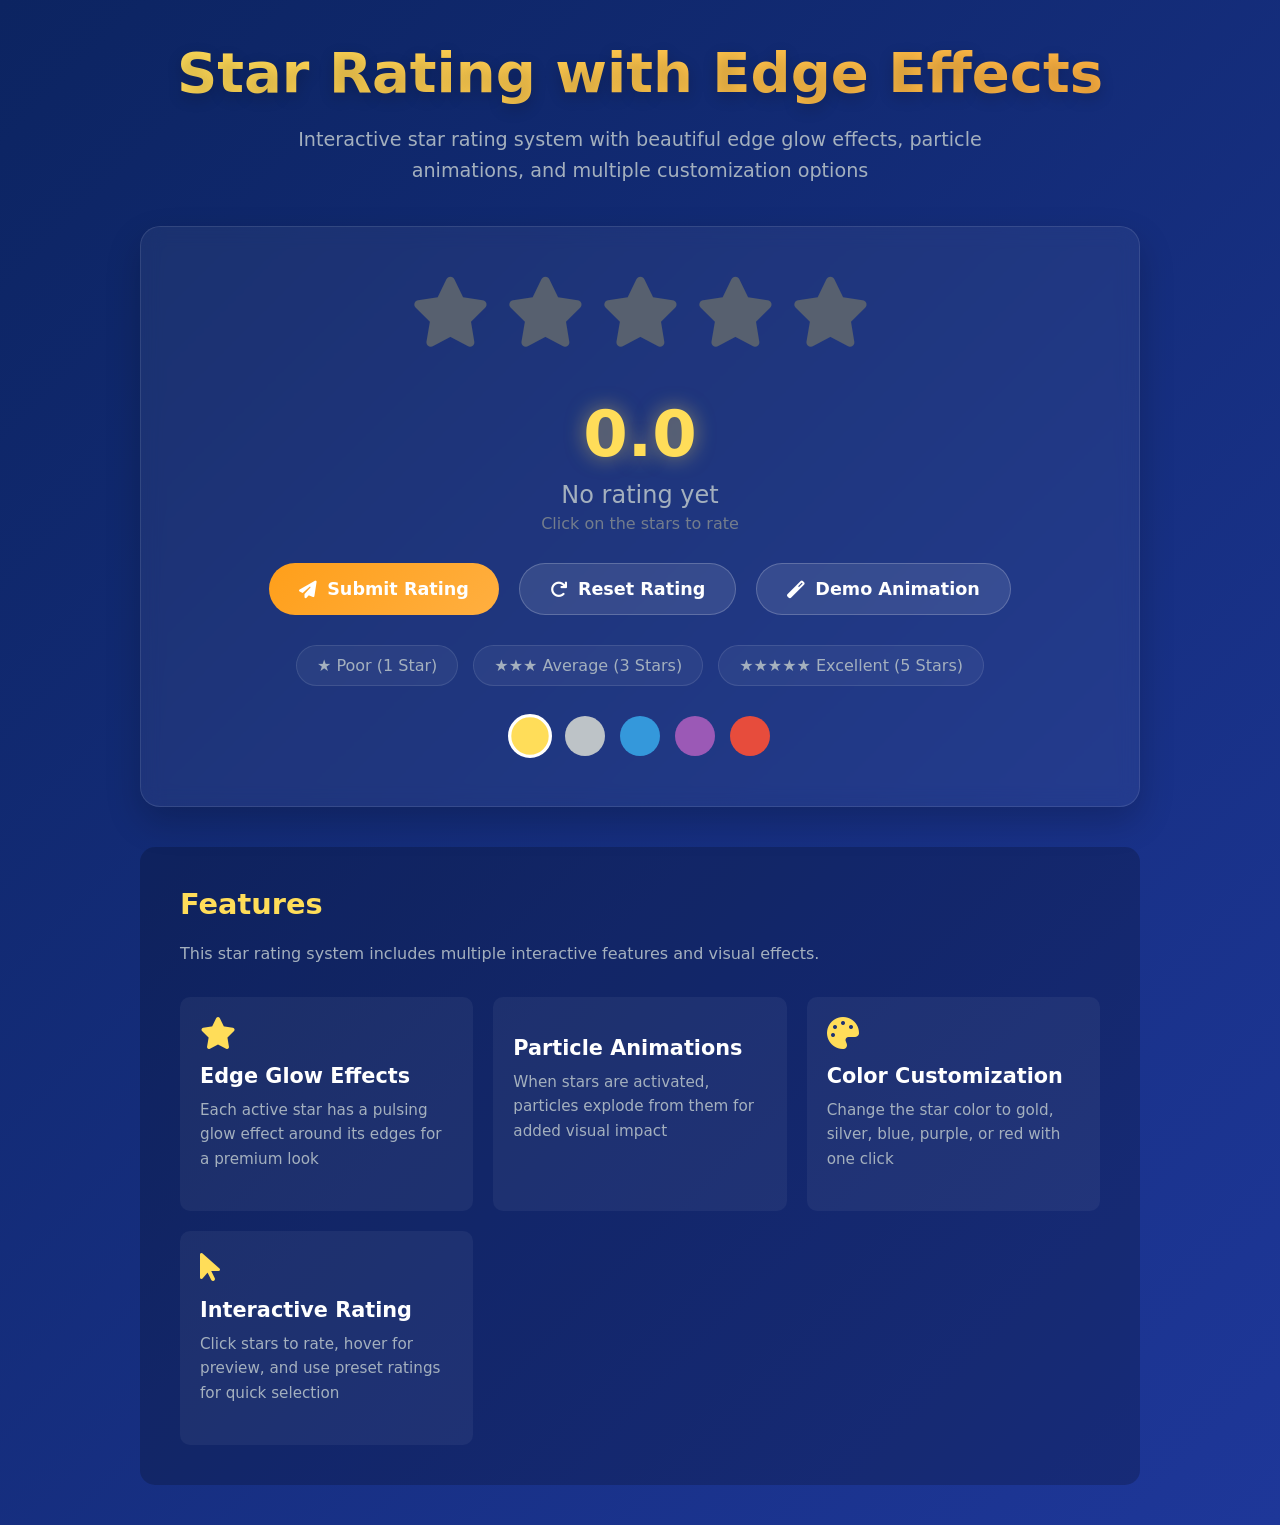
<file: Star Rating with Edge Effects.html>
<!DOCTYPE html>
<html lang="en">
<head>
    <meta charset="UTF-8">
    <meta name="viewport" content="width=device-width, initial-scale=1.0">
    <title>Star Rating with Edge Effects</title>
    <link rel="stylesheet" href="https://cdnjs.cloudflare.com/ajax/libs/font-awesome/6.4.0/css/all.min.css">
    <style>
        * {
            margin: 0;
            padding: 0;
            box-sizing: border-box;
            font-family: 'Segoe UI', system-ui, sans-serif;
        }

        body {
            background: linear-gradient(135deg, #0c2461 0%, #1e3799 100%);
            min-height: 100vh;
            display: flex;
            flex-direction: column;
            align-items: center;
            justify-content: center;
            color: white;
            padding: 40px 20px;
        }

        .container {
            max-width: 1000px;
            width: 100%;
            text-align: center;
        }

        h1 {
            font-size: 3.5rem;
            margin-bottom: 20px;
            background: linear-gradient(135deg, #ffdd59 0%, #ffaf40 100%);
            -webkit-background-clip: text;
            -webkit-text-fill-color: transparent;
            text-shadow: 0 5px 15px rgba(0, 0, 0, 0.2);
        }

        .subtitle {
            font-size: 1.2rem;
            color: #a4b0be;
            max-width: 700px;
            margin: 0 auto 40px;
            line-height: 1.6;
        }

        .rating-area {
            background: rgba(255, 255, 255, 0.05);
            backdrop-filter: blur(10px);
            border-radius: 20px;
            padding: 50px 40px;
            box-shadow: 0 15px 35px rgba(0, 0, 0, 0.2);
            border: 1px solid rgba(255, 255, 255, 0.1);
            margin-bottom: 40px;
        }

        .stars-container {
            display: flex;
            justify-content: center;
            gap: 15px;
            margin-bottom: 40px;
            perspective: 1000px;
        }

        .star-wrapper {
            position: relative;
            width: 80px;
            height: 80px;
        }

        .star {
            font-size: 70px;
            color: #57606f;
            cursor: pointer;
            position: relative;
            transition: all 0.4s cubic-bezier(0.175, 0.885, 0.32, 1.275);
            filter: drop-shadow(0 0 0 rgba(255, 221, 89, 0));
            z-index: 1;
        }

        .star:hover {
            transform: scale(1.3) rotate(15deg);
        }

        .star.active {
            color: #ffdd59;
            filter: drop-shadow(0 0 10px rgba(255, 221, 89, 0.8));
        }

        /* Edge Glow Effect */
        .edge-glow {
            position: absolute;
            top: 50%;
            left: 50%;
            transform: translate(-50%, -50%);
            width: 100px;
            height: 100px;
            border-radius: 50%;
            opacity: 0;
            pointer-events: none;
            z-index: 0;
            transition: opacity 0.3s;
        }

        .star.active .edge-glow {
            opacity: 1;
            animation: edgePulse 2s infinite;
        }

        /* Star Particles */
        .star-particles {
            position: absolute;
            top: 50%;
            left: 50%;
            transform: translate(-50%, -50%);
            width: 100%;
            height: 100%;
            pointer-events: none;
            z-index: 2;
        }

        .particle {
            position: absolute;
            width: 6px;
            height: 6px;
            background: #ffdd59;
            border-radius: 50%;
            opacity: 0;
        }

        .star.active .particle {
            animation: particleExplosion 0.8s ease-out forwards;
        }

        .rating-result {
            font-size: 1.8rem;
            margin: 30px 0;
            min-height: 80px;
            display: flex;
            flex-direction: column;
            align-items: center;
            justify-content: center;
        }

        .rating-value {
            font-size: 4rem;
            font-weight: 800;
            color: #ffdd59;
            text-shadow: 0 0 20px rgba(255, 221, 89, 0.5);
            margin-bottom: 10px;
        }

        .rating-text {
            font-size: 1.5rem;
            color: #a4b0be;
            margin-bottom: 5px;
        }

        .rating-description {
            color: #747d8c;
            font-size: 1rem;
            max-width: 500px;
            margin: 0 auto;
        }

        .controls {
            display: flex;
            flex-wrap: wrap;
            gap: 20px;
            justify-content: center;
            margin-top: 30px;
        }

        .control-btn {
            padding: 15px 30px;
            background: rgba(255, 255, 255, 0.1);
            border: 1px solid rgba(255, 255, 255, 0.2);
            border-radius: 50px;
            color: white;
            font-weight: 600;
            font-size: 1.1rem;
            cursor: pointer;
            transition: all 0.3s;
            display: flex;
            align-items: center;
            gap: 10px;
            min-width: 160px;
            justify-content: center;
        }

        .control-btn:hover {
            background: rgba(255, 255, 255, 0.2);
            transform: translateY(-5px);
            box-shadow: 0 10px 20px rgba(0, 0, 0, 0.2);
        }

        .control-btn.primary {
            background: linear-gradient(135deg, #ff9f1a 0%, #ffaf40 100%);
            border: none;
        }

        .control-btn.primary:hover {
            box-shadow: 0 15px 30px rgba(255, 159, 26, 0.4);
        }

        .rating-presets {
            display: flex;
            flex-wrap: wrap;
            gap: 15px;
            justify-content: center;
            margin-top: 30px;
        }

        .preset-btn {
            padding: 10px 20px;
            background: rgba(255, 255, 255, 0.05);
            border: 1px solid rgba(255, 255, 255, 0.1);
            border-radius: 30px;
            color: #a4b0be;
            cursor: pointer;
            transition: all 0.3s;
        }

        .preset-btn:hover {
            background: rgba(255, 255, 255, 0.1);
            color: white;
            transform: translateY(-3px);
        }

        .color-options {
            display: flex;
            gap: 15px;
            justify-content: center;
            margin-top: 30px;
            flex-wrap: wrap;
        }

        .color-option {
            width: 40px;
            height: 40px;
            border-radius: 50%;
            border: 3px solid transparent;
            cursor: pointer;
            transition: transform 0.3s;
        }

        .color-option:hover {
            transform: scale(1.1);
        }

        .color-option.active {
            border-color: white;
            transform: scale(1.1);
        }

        .color-option.gold {
            background: #ffdd59;
        }

        .color-option.silver {
            background: #bdc3c7;
        }

        .color-option.blue {
            background: #3498db;
        }

        .color-option.purple {
            background: #9b59b6;
        }

        .color-option.red {
            background: #e74c3c;
        }

        .demo-section {
            background: rgba(0, 0, 0, 0.2);
            border-radius: 15px;
            padding: 40px;
            margin-top: 40px;
            text-align: left;
        }

        .demo-section h2 {
            font-size: 1.8rem;
            margin-bottom: 20px;
            color: #ffdd59;
        }

        .demo-section p {
            color: #a4b0be;
            margin-bottom: 20px;
            line-height: 1.6;
        }

        .features {
            display: grid;
            grid-template-columns: repeat(auto-fit, minmax(250px, 1fr));
            gap: 20px;
            margin-top: 30px;
        }

        .feature-card {
            background: rgba(255, 255, 255, 0.05);
            border-radius: 10px;
            padding: 20px;
            transition: transform 0.3s;
        }

        .feature-card:hover {
            transform: translateY(-5px);
        }

        .feature-card i {
            font-size: 2rem;
            color: #ffdd59;
            margin-bottom: 15px;
        }

        .feature-card h3 {
            font-size: 1.3rem;
            margin-bottom: 10px;
            color: white;
        }

        .feature-card p {
            color: #a4b0be;
            font-size: 0.95rem;
        }

        /* Animations */
        @keyframes edgePulse {
            0%, 100% {
                box-shadow: 
                    0 0 10px currentColor,
                    0 0 20px currentColor,
                    0 0 30px currentColor,
                    inset 0 0 10px currentColor;
            }
            50% {
                box-shadow: 
                    0 0 15px currentColor,
                    0 0 30px currentColor,
                    0 0 45px currentColor,
                    inset 0 0 15px currentColor;
            }
        }

        @keyframes particleExplosion {
            0% {
                opacity: 0;
                transform: translate(0, 0) scale(1);
            }
            10% {
                opacity: 1;
            }
            100% {
                opacity: 0;
                transform: translate(var(--tx), var(--ty)) scale(0);
            }
        }

        @keyframes starPop {
            0% {
                transform: scale(1);
            }
            50% {
                transform: scale(1.5);
            }
            100% {
                transform: scale(1);
            }
        }

        /* Responsive Design */
        @media (max-width: 992px) {
            h1 {
                font-size: 2.8rem;
            }
            
            .star-wrapper {
                width: 70px;
                height: 70px;
            }
            
            .star {
                font-size: 60px;
            }
        }

        @media (max-width: 768px) {
            h1 {
                font-size: 2.2rem;
            }
            
            .rating-area {
                padding: 30px 20px;
            }
            
            .stars-container {
                gap: 10px;
            }
            
            .star-wrapper {
                width: 60px;
                height: 60px;
            }
            
            .star {
                font-size: 50px;
            }
            
            .rating-value {
                font-size: 3rem;
            }
            
            .controls {
                flex-direction: column;
                align-items: center;
            }
            
            .control-btn {
                width: 100%;
                max-width: 300px;
            }
        }

        @media (max-width: 480px) {
            h1 {
                font-size: 1.8rem;
            }
            
            .star-wrapper {
                width: 50px;
                height: 50px;
            }
            
            .star {
                font-size: 40px;
            }
            
            .rating-value {
                font-size: 2.5rem;
            }
        }
    </style>
</head>
<body>
    <div class="container">
        <h1>Star Rating with Edge Effects</h1>
        <p class="subtitle">Interactive star rating system with beautiful edge glow effects, particle animations, and multiple customization options</p>
        
        <div class="rating-area">
            <div class="stars-container" id="starsContainer">
                <!-- Stars will be generated by JavaScript -->
            </div>
            
            <div class="rating-result" id="ratingResult">
                <div class="rating-value" id="ratingValue">0.0</div>
                <div class="rating-text" id="ratingText">No rating yet</div>
                <div class="rating-description" id="ratingDescription">Click on the stars to rate</div>
            </div>
            
            <div class="controls">
                <button class="control-btn primary" id="submitRating">
                    <i class="fas fa-paper-plane"></i> Submit Rating
                </button>
                <button class="control-btn" id="resetRating">
                    <i class="fas fa-redo"></i> Reset Rating
                </button>
                <button class="control-btn" id="demoRating">
                    <i class="fas fa-magic"></i> Demo Animation
                </button>
            </div>
            
            <div class="rating-presets">
                <div class="preset-btn" data-rating="1">★ Poor (1 Star)</div>
                <div class="preset-btn" data-rating="3">★★★ Average (3 Stars)</div>
                <div class="preset-btn" data-rating="5">★★★★★ Excellent (5 Stars)</div>
            </div>
            
            <div class="color-options">
                <div class="color-option gold active" data-color="#ffdd59"></div>
                <div class="color-option silver" data-color="#bdc3c7"></div>
                <div class="color-option blue" data-color="#3498db"></div>
                <div class="color-option purple" data-color="#9b59b6"></div>
                <div class="color-option red" data-color="#e74c3c"></div>
            </div>
        </div>
        
        <div class="demo-section">
            <h2>Features</h2>
            <p>This star rating system includes multiple interactive features and visual effects.</p>
            
            <div class="features">
                <div class="feature-card">
                    <i class="fas fa-star"></i>
                    <h3>Edge Glow Effects</h3>
                    <p>Each active star has a pulsing glow effect around its edges for a premium look</p>
                </div>
                
                <div class="feature-card">
                    <i class="fas fa-sparkles"></i>
                    <h3>Particle Animations</h3>
                    <p>When stars are activated, particles explode from them for added visual impact</p>
                </div>
                
                <div class="feature-card">
                    <i class="fas fa-palette"></i>
                    <h3>Color Customization</h3>
                    <p>Change the star color to gold, silver, blue, purple, or red with one click</p>
                </div>
                
                <div class="feature-card">
                    <i class="fas fa-mouse-pointer"></i>
                    <h3>Interactive Rating</h3>
                    <p>Click stars to rate, hover for preview, and use preset ratings for quick selection</p>
                </div>
            </div>
        </div>
    </div>

    <script>
        // Configuration
        const totalStars = 5;
        let currentRating = 0;
        let hoverRating = 0;
        let starColor = '#ffdd59';
        
        // DOM Elements
        const starsContainer = document.getElementById('starsContainer');
        const ratingValue = document.getElementById('ratingValue');
        const ratingText = document.getElementById('ratingText');
        const ratingDescription = document.getElementById('ratingDescription');
        const submitRatingBtn = document.getElementById('submitRating');
        const resetRatingBtn = document.getElementById('resetRating');
        const demoRatingBtn = document.getElementById('demoRating');
        const presetButtons = document.querySelectorAll('.preset-btn');
        const colorOptions = document.querySelectorAll('.color-option');
        
        // Rating text mappings
        const ratingTexts = {
            0: "No rating yet",
            1: "Poor",
            2: "Fair",
            3: "Good",
            4: "Very Good",
            5: "Excellent"
        };
        
        const ratingDescriptions = {
            0: "Click on the stars to rate",
            1: "Needs significant improvement",
            2: "Has room for improvement",
            3: "Meets expectations",
            4: "Exceeds expectations",
            5: "Outstanding in every way"
        };
        
        // Generate stars
        function generateStars() {
            starsContainer.innerHTML = '';
            
            for (let i = 1; i <= totalStars; i++) {
                const starWrapper = document.createElement('div');
                starWrapper.className = 'star-wrapper';
                starWrapper.dataset.value = i;
                
                // Create edge glow effect
                const edgeGlow = document.createElement('div');
                edgeGlow.className = 'edge-glow';
                edgeGlow.style.color = starColor;
                
                // Create star element
                const star = document.createElement('i');
                star.className = 'star fas fa-star';
                if (i <= currentRating) {
                    star.classList.add('active');
                }
                
                // Create particles container
                const particles = document.createElement('div');
                particles.className = 'star-particles';
                
                // Generate particles
                for (let p = 0; p < 8; p++) {
                    const particle = document.createElement('div');
                    particle.className = 'particle';
                    const angle = (p / 8) * Math.PI * 2;
                    const distance = 40;
                    particle.style.setProperty('--tx', `${Math.cos(angle) * distance}px`);
                    particle.style.setProperty('--ty', `${Math.sin(angle) * distance}px`);
                    particle.style.animationDelay = `${p * 0.1}s`;
                    particles.appendChild(particle);
                }
                
                // Assemble the star
                starWrapper.appendChild(edgeGlow);
                starWrapper.appendChild(star);
                starWrapper.appendChild(particles);
                starsContainer.appendChild(starWrapper);
                
                // Add event listeners
                starWrapper.addEventListener('mouseenter', () => handleStarHover(i));
                starWrapper.addEventListener('mouseleave', handleStarLeave);
                starWrapper.addEventListener('click', () => setRating(i));
            }
            
            updateEdgeGlowColor();
        }
        
        // Handle star hover
        function handleStarHover(rating) {
            hoverRating = rating;
            updateStarDisplay();
        }
        
        // Handle star leave
        function handleStarLeave() {
            hoverRating = 0;
            updateStarDisplay();
        }
        
        // Set rating
        function setRating(rating) {
            currentRating = rating;
            updateRatingDisplay();
            updateStarDisplay();
            
            // Add animation to the clicked star
            const clickedStar = document.querySelector(`.star-wrapper[data-value="${rating}"] .star`);
            clickedStar.style.animation = 'starPop 0.5s ease';
            setTimeout(() => {
                clickedStar.style.animation = '';
            }, 500);
        }
        
        // Update star display based on current and hover ratings
        function updateStarDisplay() {
            const stars = document.querySelectorAll('.star');
            const ratingToUse = hoverRating || currentRating;
            
            stars.forEach((star, index) => {
                const starValue = index + 1;
                
                if (starValue <= ratingToUse) {
                    star.classList.add('active');
                } else {
                    star.classList.remove('active');
                }
            });
        }
        
        // Update rating display
        function updateRatingDisplay() {
            ratingValue.textContent = currentRating.toFixed(1);
            ratingText.textContent = ratingTexts[currentRating] || '';
            ratingDescription.textContent = ratingDescriptions[currentRating] || '';
        }
        
        // Update edge glow color
        function updateEdgeGlowColor() {
            const edgeGlows = document.querySelectorAll('.edge-glow');
            edgeGlows.forEach(glow => {
                glow.style.color = starColor;
            });
            
            const particles = document.querySelectorAll('.particle');
            particles.forEach(particle => {
                particle.style.background = starColor;
            });
        }
        
        // Submit rating
        function submitRating() {
            if (currentRating === 0) {
                alert('Please select a rating before submitting');
                return;
            }
            
            submitRatingBtn.innerHTML = '<i class="fas fa-check"></i> Rating Submitted!';
            submitRatingBtn.style.background = 'linear-gradient(135deg, #2ecc71 0%, #27ae60 100%)';
            
            // Show confirmation
            const stars = document.querySelectorAll('.star.active');
            stars.forEach(star => {
                star.style.animation = 'starPop 0.5s ease 0.2s';
            });
            
            setTimeout(() => {
                submitRatingBtn.innerHTML = '<i class="fas fa-paper-plane"></i> Submit Rating';
                submitRatingBtn.style.background = 'linear-gradient(135deg, #ff9f1a 0%, #ffaf40 100%)';
            }, 2000);
        }
        
        // Reset rating
        function resetRating() {
            currentRating = 0;
            hoverRating = 0;
            updateRatingDisplay();
            updateStarDisplay();
        }
        
        // Demo animation
        function demoAnimation() {
            resetRating();
            
            // Animate stars one by one
            let i = 0;
            const interval = setInterval(() => {
                i++;
                setRating(i);
                
                if (i >= totalStars) {
                    clearInterval(interval);
                    
                    // Wait a moment then reset
                    setTimeout(() => {
                        resetRating();
                    }, 1500);
                }
            }, 400);
        }
        
        // Event Listeners
        submitRatingBtn.addEventListener('click', submitRating);
        resetRatingBtn.addEventListener('click', resetRating);
        demoRatingBtn.addEventListener('click', demoAnimation);
        
        // Preset rating buttons
        presetButtons.forEach(button => {
            button.addEventListener('click', function() {
                const rating = parseInt(this.dataset.rating);
                setRating(rating);
            });
        });
        
        // Color options
        colorOptions.forEach(option => {
            option.addEventListener('click', function() {
                // Remove active class from all options
                colorOptions.forEach(opt => opt.classList.remove('active'));
                
                // Add active class to clicked option
                this.classList.add('active');
                
                // Update star color
                starColor = this.dataset.color;
                updateEdgeGlowColor();
                
                // Update active stars
                updateStarDisplay();
            });
        });
        
        // Initialize
        generateStars();
        updateRatingDisplay();
        
        // Auto-demo on load
        setTimeout(() => {
            if (currentRating === 0) {
                demoAnimation();
            }
        }, 1000);
    </script>
</body>
</html>
</file>
